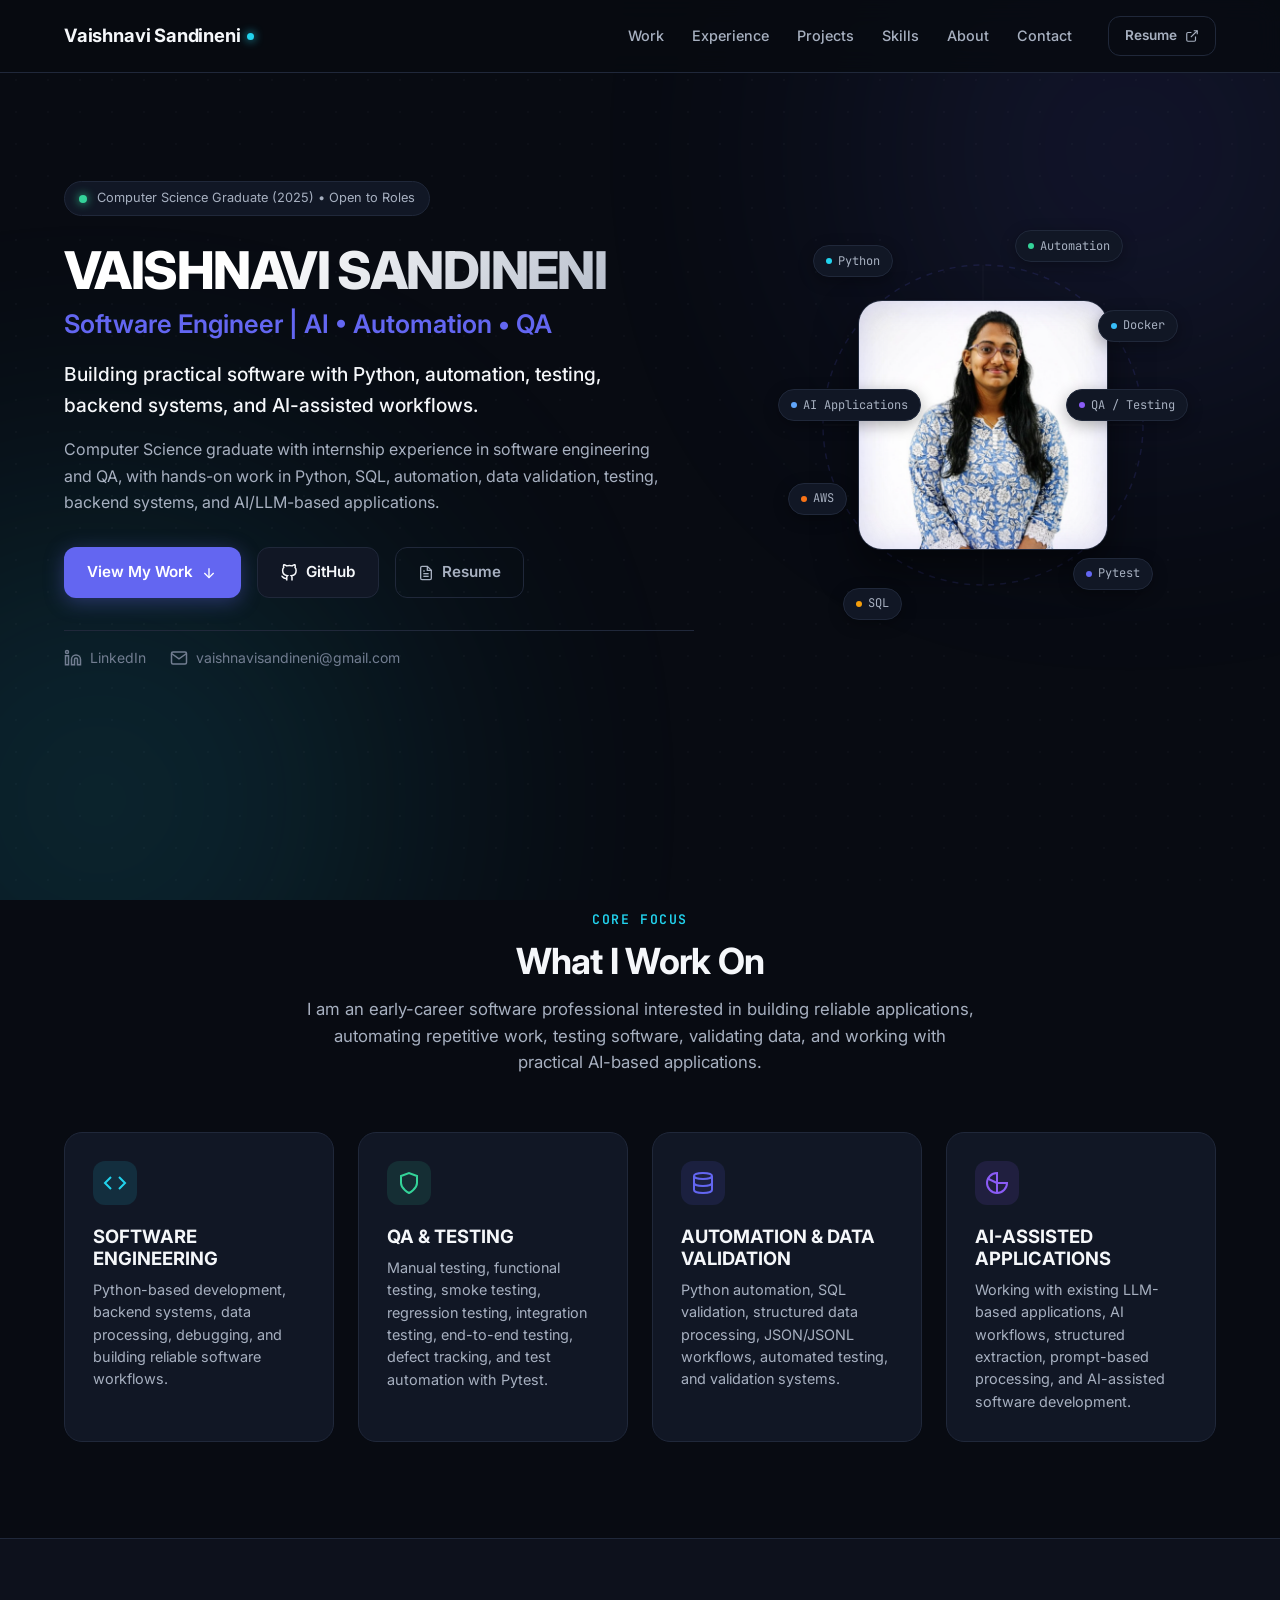
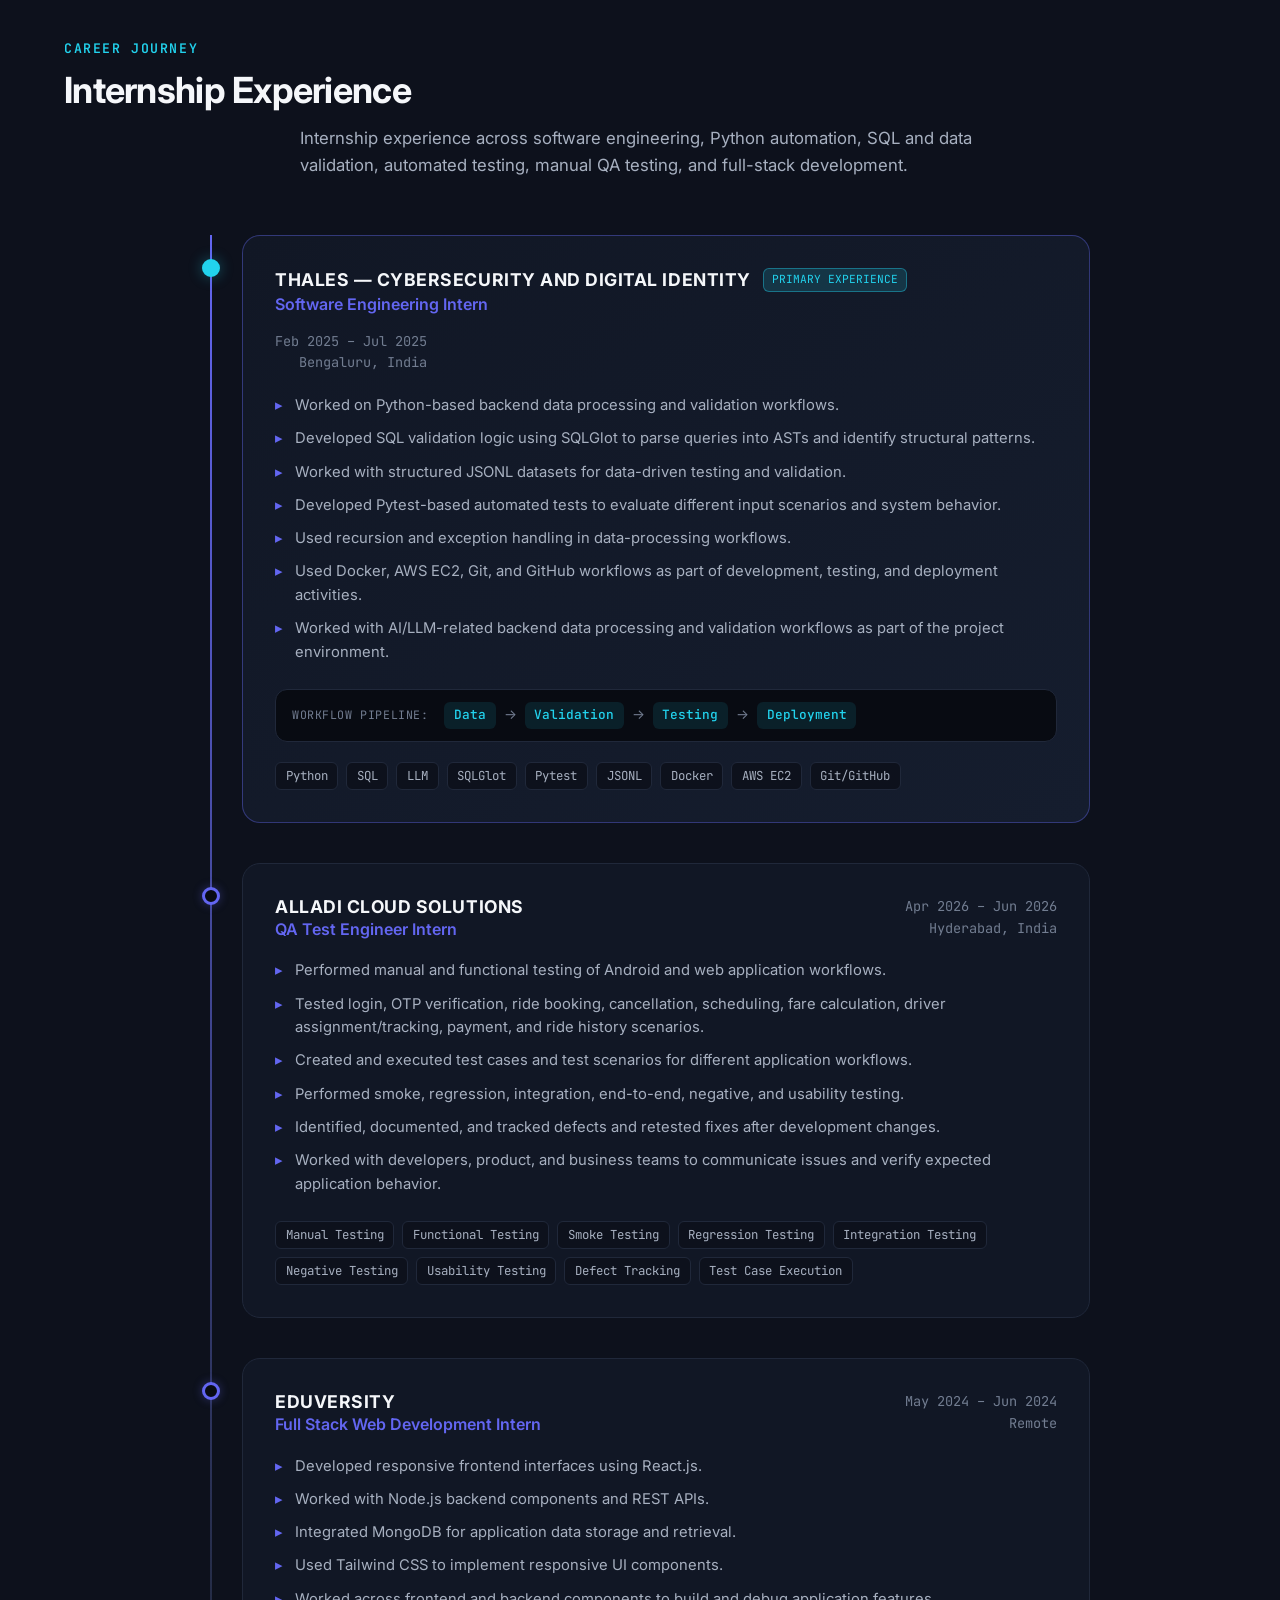
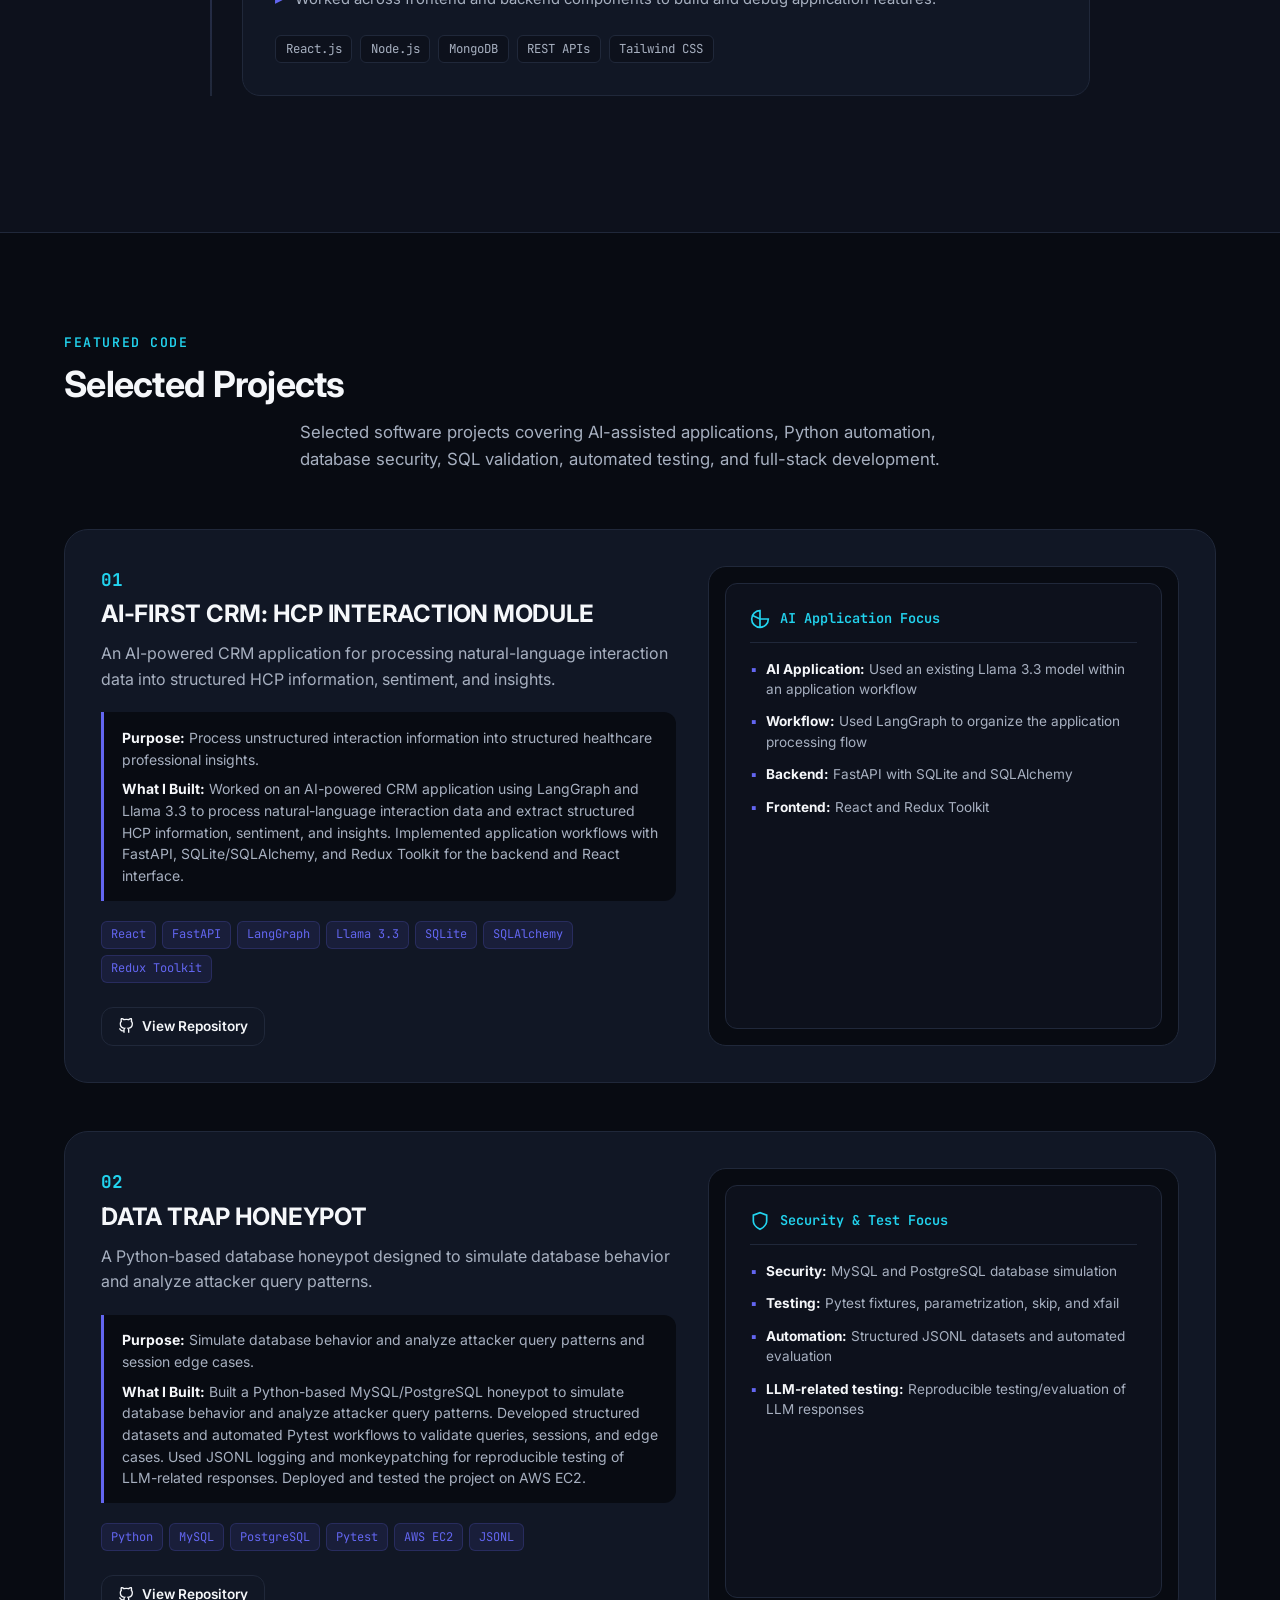
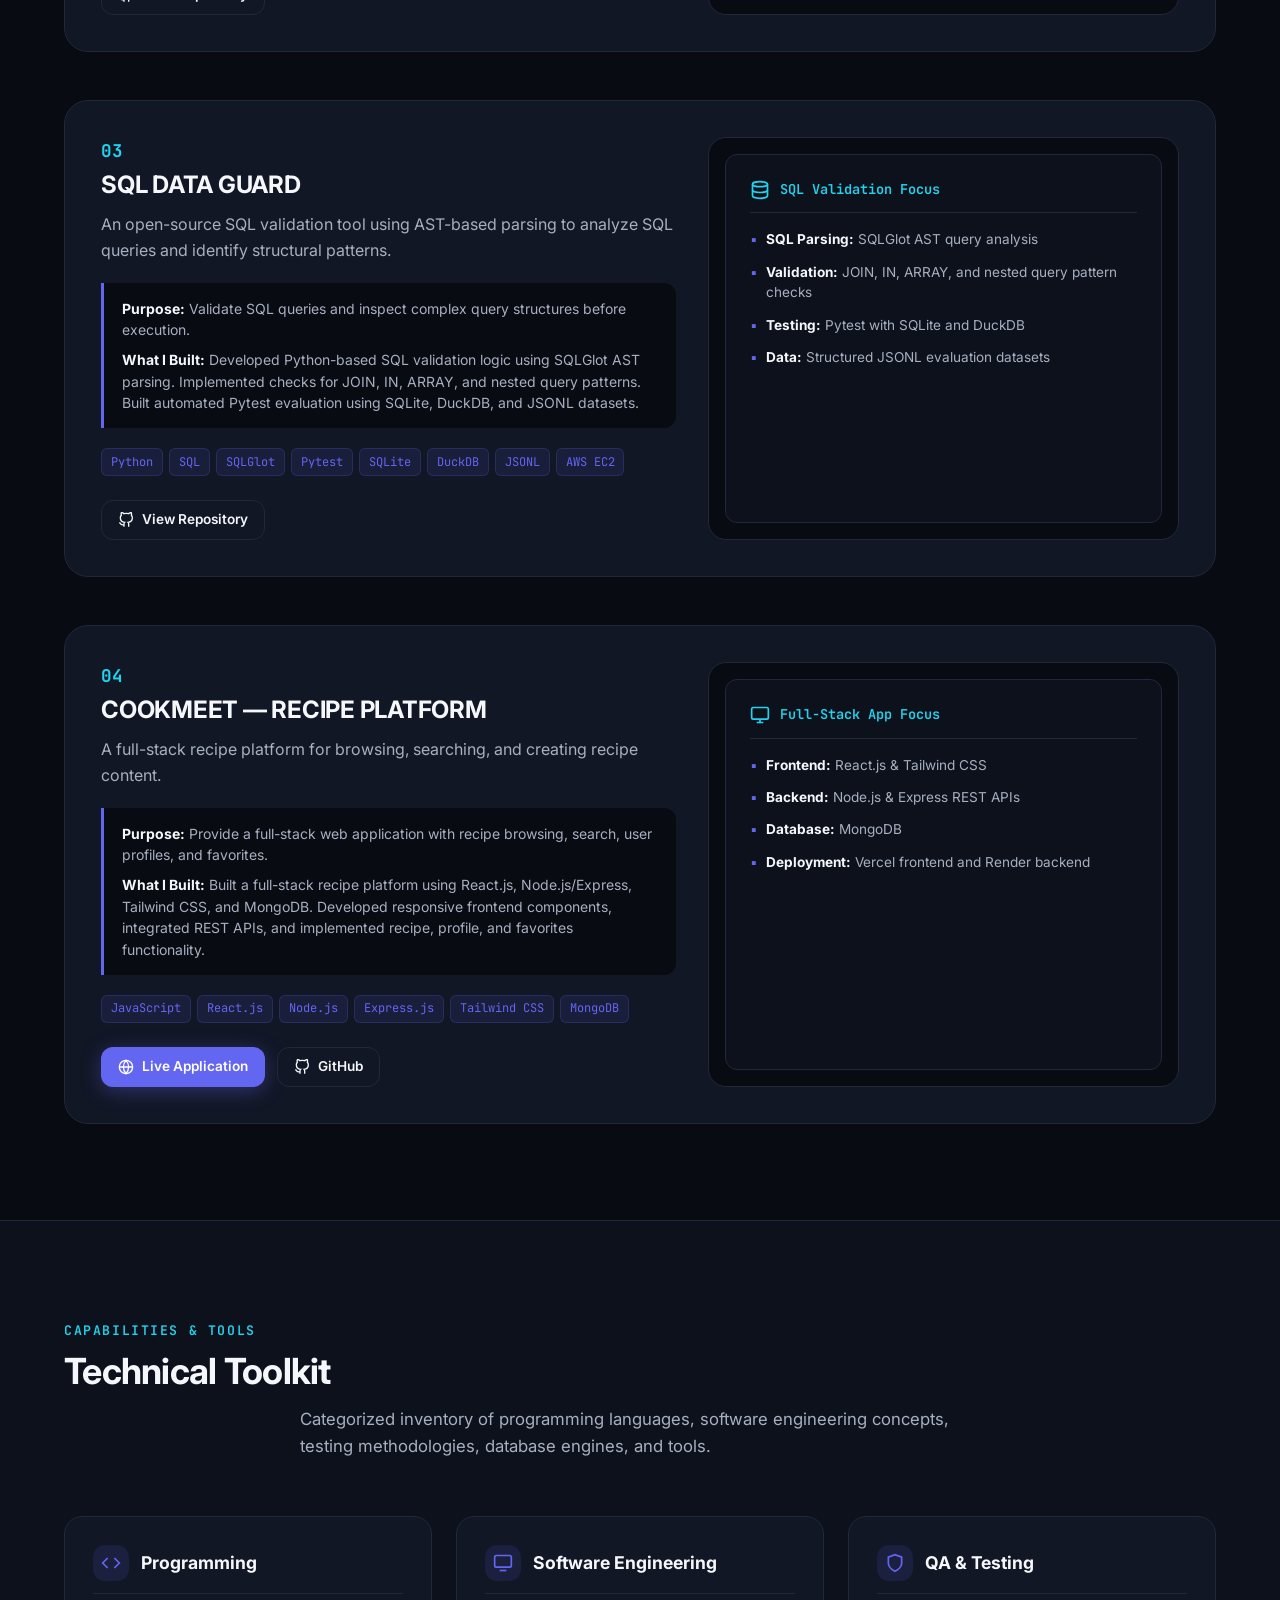
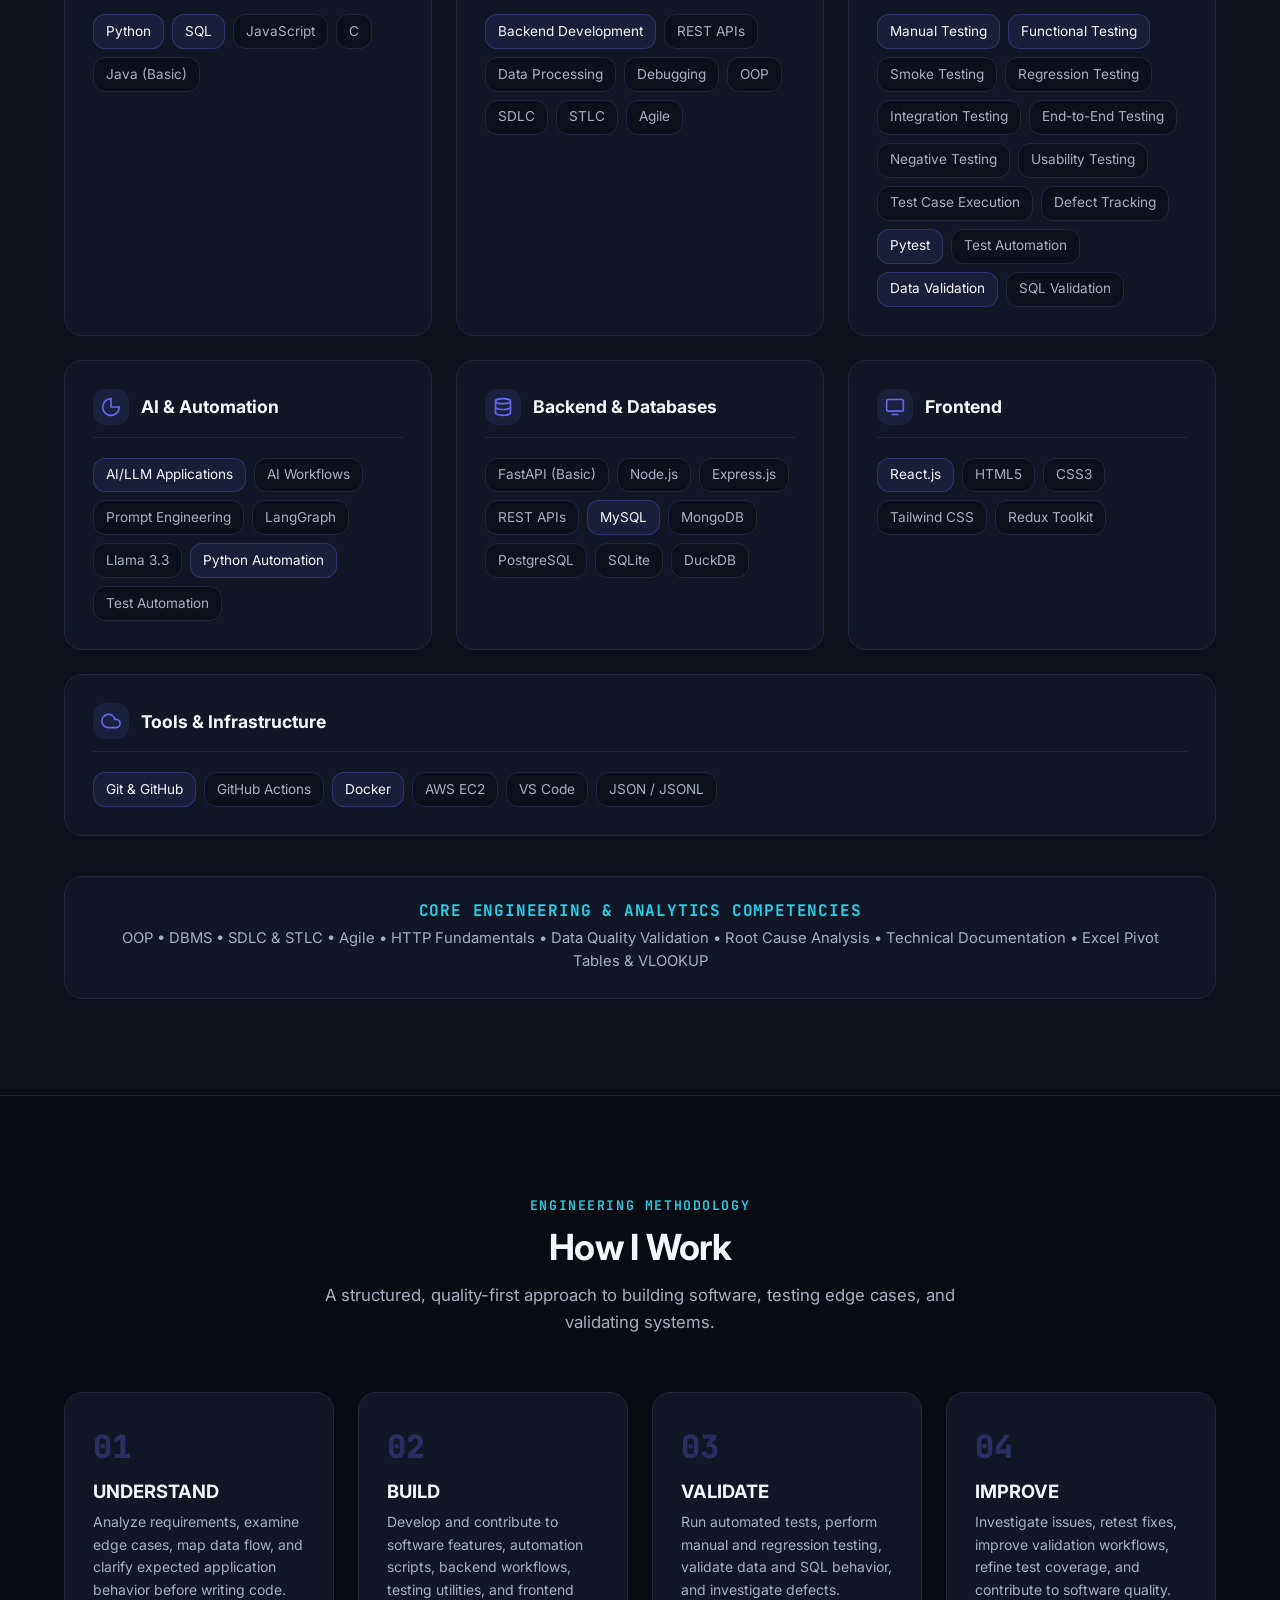
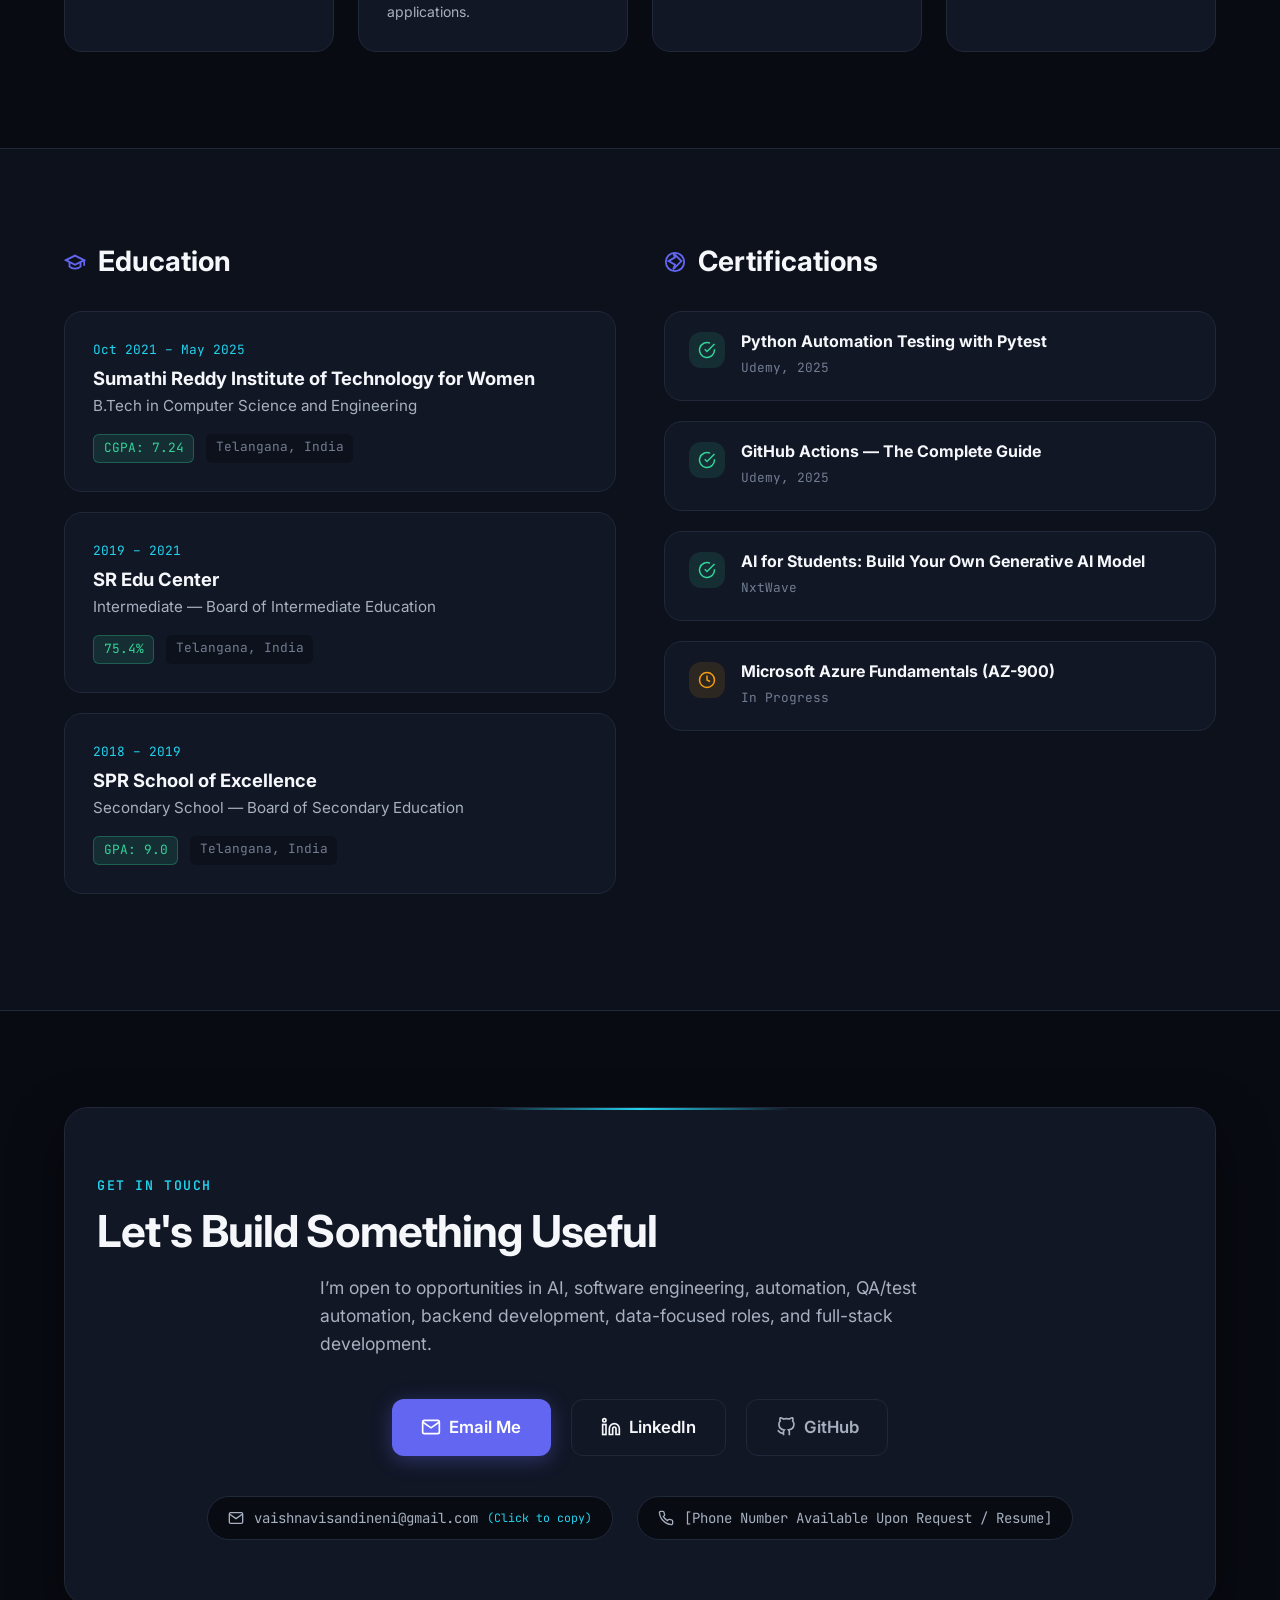
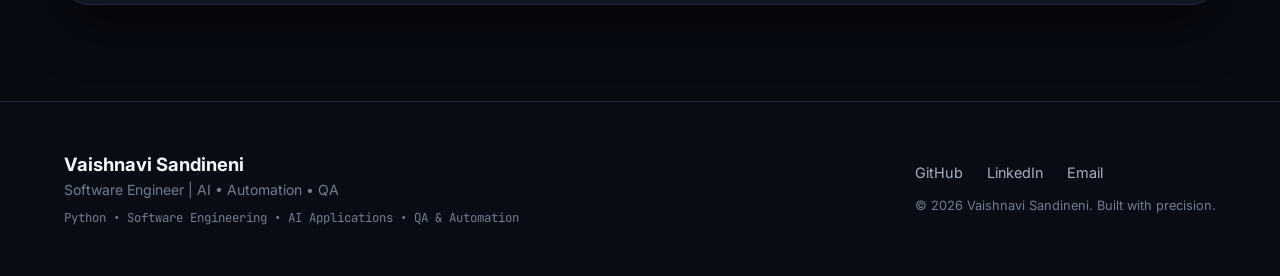
<file: index.html>
<!DOCTYPE html>
<html lang="en">
<head>
    <meta charset="UTF-8">
    <meta name="viewport" content="width=device-width, initial-scale=1.0">
    <title>Vaishnavi Sandineni | Software Engineer</title>
    <meta name="description" content="Portfolio of Vaishnavi Sandineni — Computer Science graduate (2025) with internship experience in software engineering, QA testing, Python automation, data validation, and AI-assisted applications.">
    <meta name="author" content="Vaishnavi Sandineni">
    <meta name="keywords" content="Vaishnavi Sandineni, Software Engineer, QA Testing, Python, Pytest, Automation, Data Validation, SQL Validation, AI Applications, Backend, Full-Stack">
    
    <!-- Open Graph / Social Media Meta Tags -->
    <meta property="og:type" content="website">
    <meta property="og:title" content="Vaishnavi Sandineni | Software Engineer">
    <meta property="og:description" content="Building practical software with Python, automation, testing, backend systems, and AI-assisted workflows.">
    <meta property="og:url" content="https://github.com/vaishnavisandineni">
    
    <!-- Google Fonts -->
    <link rel="preconnect" href="https://fonts.googleapis.com">
    <link rel="preconnect" href="https://fonts.gstatic.com" crossorigin>
    <link href="https://fonts.googleapis.com/css2?family=Inter:wght@300;400;500;600;700;800&family=JetBrains+Mono:wght@400;500;600&display=swap" rel="stylesheet">
    
    <!-- Main CSS -->
    <link rel="stylesheet" href="styles.css">
    
    <!-- Favicon -->
    <link rel="icon" type="image/svg+xml" href="data:image/svg+xml,<svg xmlns='http://www.w3.org/2000/svg' viewBox='0 0 100 100'><rect width='100' height='100' rx='20' fill='%23080b12'/><text x='50' y='65' font-size='50' font-family='sans-serif' font-weight='bold' fill='%236366f1' text-anchor='middle'>VS</text></svg>">
</head>
<body>
    <!-- Background Canvas / Glow Elements -->
    <div class="bg-glow-container" aria-hidden="true">
        <div class="glow-orb orb-1"></div>
        <div class="glow-orb orb-2"></div>
        <div class="glow-grid"></div>
    </div>

    <!-- Navigation Header -->
    <header class="navbar-header" id="navbar">
        <div class="container nav-container">
            <a href="#home" class="nav-logo" aria-label="Vaishnavi Sandineni Home">
                <span class="logo-text">Vaishnavi Sandineni</span>
                <span class="logo-dot"></span>
            </a>

            <nav class="nav-links" id="navLinks" aria-label="Main Navigation">
                <a href="#work" class="nav-link">Work</a>
                <a href="#experience" class="nav-link">Experience</a>
                <a href="#projects" class="nav-link">Projects</a>
                <a href="#skills" class="nav-link">Skills</a>
                <a href="#about" class="nav-link">About</a>
                <a href="#contact" class="nav-link">Contact</a>
                <a href="https://drive.google.com/file/d/1-MFxwjuazWMMMn3sH2xdNPlyi-SyXiWR/view?usp=sharing" target="_blank" class="btn btn-outline btn-sm nav-resume-btn" rel="noopener">
                    <span>Resume</span>
                    <svg width="14" height="14" viewBox="0 0 24 24" fill="none" stroke="currentColor" stroke-width="2"><path d="M18 13v6a2 2 0 0 1-2 2H5a2 2 0 0 1-2-2V8a2 2 0 0 1 2-2h6"></path><polyline points="15 3 21 3 21 9"></polyline><line x1="10" y1="14" x2="21" y2="3"></line></svg>
                </a>
            </nav>

            <button class="mobile-menu-toggle" id="mobileMenuToggle" aria-label="Toggle Navigation Menu" aria-expanded="false">
                <span class="bar"></span>
                <span class="bar"></span>
                <span class="bar"></span>
            </button>
        </div>
    </header>

    <main id="main-content">
        <!-- Hero Section -->
        <section class="hero-section" id="home">
            <div class="container hero-container">
                <div class="hero-content fade-in">
                    <div class="status-badge">
                        <span class="status-dot"></span>
                        <span>Computer Science Graduate (2025) • Open to Roles</span>
                    </div>

                    <h1 class="hero-name">VAISHNAVI SANDINENI</h1>
                    <h2 class="hero-title">Software Engineer | AI • Automation • QA</h2>
                    
                    <p class="hero-tagline">
                        Building practical software with Python, automation, testing, backend systems, and AI-assisted workflows.
                    </p>

                    <p class="hero-description">
                        Computer Science graduate with internship experience in software engineering and QA, with hands-on work in Python, SQL, automation, data validation, testing, backend systems, and AI/LLM-based applications.
                    </p>

                    <div class="hero-cta-group">
                        <a href="#projects" class="btn btn-primary">
                            <span>View My Work</span>
                            <svg width="16" height="16" viewBox="0 0 24 24" fill="none" stroke="currentColor" stroke-width="2"><line x1="12" y1="5" x2="12" y2="19"></line><polyline points="19 12 12 19 5 12"></polyline></svg>
                        </a>
                        <a href="https://github.com/vaishnavisandineni" target="_blank" rel="noopener" class="btn btn-secondary">
                            <svg width="18" height="18" viewBox="0 0 24 24" fill="none" stroke="currentColor" stroke-width="2"><path d="M9 19c-5 1.5-5-2.5-7-3m14 6v-3.87a3.37 3.37 0 0 0-.94-2.61c3.14-.35 6.44-1.54 6.44-7A5.44 5.44 0 0 0 20 4.77 5.07 5.07 0 0 0 19.91 1S18.73.65 16 2.48a13.38 13.38 0 0 0-7 0C6.27.65 5.09 1 5.09 1A5.07 5.07 0 0 0 5 4.77a5.44 5.44 0 0 0-1.5 3.78c0 5.42 3.3 6.61 6.44 7A3.37 3.37 0 0 0 9 18.13V22"></path></svg>
                            <span>GitHub</span>
                        </a>
                        <a href="https://drive.google.com/file/d/1-MFxwjuazWMMMn3sH2xdNPlyi-SyXiWR/view?usp=sharing" target="_blank" rel="noopener" class="btn btn-outline">
                            <svg width="16" height="16" viewBox="0 0 24 24" fill="none" stroke="currentColor" stroke-width="2"><path d="M14 2H6a2 2 0 0 0-2 2v16a2 2 0 0 0 2 2h12a2 2 0 0 0 2-2V8z"></path><polyline points="14 2 14 8 20 8"></polyline><line x1="16" y1="13" x2="8" y2="13"></line><line x1="16" y1="17" x2="8" y2="17"></line><polyline points="10 9 9 9 8 9"></polyline></svg>
                            <span>Resume</span>
                        </a>
                    </div>

                    <div class="hero-social-row">
                        <a href="https://www.linkedin.com/in/vaishnavi-sandineni-75580a300/" target="_blank" rel="noopener" class="social-icon-link" aria-label="LinkedIn Profile">
                            <svg width="18" height="18" viewBox="0 0 24 24" fill="none" stroke="currentColor" stroke-width="2"><path d="M16 8a6 6 0 0 1 6 6v7h-4v-7a2 2 0 0 0-2-2 2 2 0 0 0-2 2v7h-4v-7a6 6 0 0 1 6-6z"></path><rect x="2" y="9" width="4" height="12"></rect><circle cx="4" cy="4" r="2"></circle></svg>
                            <span>LinkedIn</span>
                        </a>
                        <a href="mailto:vaishnavisandineni@gmail.com" class="social-icon-link" aria-label="Email Me">
                            <svg width="18" height="18" viewBox="0 0 24 24" fill="none" stroke="currentColor" stroke-width="2"><path d="M4 4h16c1.1 0 2 .9 2 2v12c0 1.1-.9 2-2 2H4c-1.1 0-2-.9-2-2V6c0-1.1.9-2 2-2z"></path><polyline points="22,6 12,13 2,6"></polyline></svg>
                            <span>vaishnavisandineni@gmail.com</span>
                        </a>
                    </div>
                </div>

                <!-- Hero Profile Visual Component -->
                <div class="hero-visual-wrapper fade-in">
                    <div class="profile-card-container">
                        <!-- Ambient technical node background -->
                        <div class="tech-graphic-bg" aria-hidden="true">
                            <svg width="100%" height="100%" viewBox="0 0 400 400" fill="none" xmlns="http://www.w3.org/2000/svg">
                                <circle cx="200" cy="200" r="160" stroke="rgba(99, 102, 241, 0.15)" stroke-width="1.5" stroke-dasharray="6 6"/>
                                <circle cx="200" cy="200" r="120" stroke="rgba(34, 211, 238, 0.12)" stroke-width="1"/>
                                <path d="M200 40 L200 360 M40 200 L360 200" stroke="rgba(255, 255, 255, 0.04)" stroke-width="1"/>
                            </svg>
                        </div>

                        <!-- Profile Image Frame -->
                        <div class="profile-image-frame">
                            <img src="assets/profile.png" 
                                 alt="Vaishnavi Sandineni - Professional Profile" 
                                 class="profile-img"
                                 id="profileImage"
                                 onerror="this.style.display='none'; this.parentElement.querySelector('.profile-glow') && (this.parentElement.style.background='linear-gradient(135deg, #151D2E, #1e2740)')">
                            <div class="profile-glow"></div>
                        </div>

                        <!-- Technical Tags Around Hero -->
                        <div class="tech-tag tag-1"><span class="tag-dot cyan"></span>Python</div>
                        <div class="tech-tag tag-2"><span class="tag-dot emerald"></span>Automation</div>
                        <div class="tech-tag tag-3"><span class="tag-dot purple"></span>QA / Testing</div>
                        <div class="tech-tag tag-4"><span class="tag-dot indigo"></span>Pytest</div>
                        <div class="tech-tag tag-5"><span class="tag-dot amber"></span>SQL</div>
                        <div class="tech-tag tag-6"><span class="tag-dot blue"></span>AI Applications</div>
                        <div class="tech-tag tag-7"><span class="tag-dot sky"></span>Docker</div>
                        <div class="tech-tag tag-8"><span class="tag-dot orange"></span>AWS</div>
                    </div>
                </div>
            </div>
        </section>

        <!-- About / What I Work On Section -->
        <section class="section-padding" id="about">
            <div class="container">
                <div class="section-header text-center fade-in">
                    <span class="section-subtitle">CORE FOCUS</span>
                    <h2 class="section-title">What I Work On</h2>
                    <p class="section-description">
                        I am an early-career software professional interested in building reliable applications, automating repetitive work, testing software, validating data, and working with practical AI-based applications.
                    </p>
                </div>

                <div class="grid grid-4-col build-cards-grid">
                    <div class="build-card fade-in">
                        <div class="card-icon-box cyan-gradient">
                            <svg width="24" height="24" viewBox="0 0 24 24" fill="none" stroke="currentColor" stroke-width="2"><polyline points="16 18 22 12 16 6"></polyline><polyline points="8 6 2 12 8 18"></polyline></svg>
                        </div>
                        <h3>SOFTWARE ENGINEERING</h3>
                        <p>Python-based development, backend systems, data processing, debugging, and building reliable software workflows.</p>
                    </div>

                    <div class="build-card fade-in">
                        <div class="card-icon-box emerald-gradient">
                            <svg width="24" height="24" viewBox="0 0 24 24" fill="none" stroke="currentColor" stroke-width="2"><path d="M12 22s8-4 8-10V5l-8-3-8 3v7c0 6 8 10 8 10z"></path></svg>
                        </div>
                        <h3>QA & TESTING</h3>
                        <p>Manual testing, functional testing, smoke testing, regression testing, integration testing, end-to-end testing, defect tracking, and test automation with Pytest.</p>
                    </div>

                    <div class="build-card fade-in">
                        <div class="card-icon-box indigo-gradient">
                            <svg width="24" height="24" viewBox="0 0 24 24" fill="none" stroke="currentColor" stroke-width="2"><ellipse cx="12" cy="5" rx="9" ry="3"></ellipse><path d="M21 12c0 1.66-4 3-9 3s-9-1.34-9-3"></path><path d="M3 5v14c0 1.66 4 3 9 3s9-1.34 9-3V5"></path></svg>
                        </div>
                        <h3>AUTOMATION & DATA VALIDATION</h3>
                        <p>Python automation, SQL validation, structured data processing, JSON/JSONL workflows, automated testing, and validation systems.</p>
                    </div>

                    <div class="build-card fade-in">
                        <div class="card-icon-box purple-gradient">
                            <svg width="24" height="24" viewBox="0 0 24 24" fill="none" stroke="currentColor" stroke-width="2"><path d="M12 2a10 10 0 1 0 10 10H12V2z"></path><path d="M12 12L2.5 7.5"></path><path d="M12 12v10"></path></svg>
                        </div>
                        <h3>AI-ASSISTED APPLICATIONS</h3>
                        <p>Working with existing LLM-based applications, AI workflows, structured extraction, prompt-based processing, and AI-assisted software development.</p>
                    </div>
                </div>
            </div>
        </section>

        <!-- Experience Section -->
        <section class="section-padding bg-surface" id="experience">
            <div class="container">
                <div class="section-header fade-in">
                    <span class="section-subtitle">CAREER JOURNEY</span>
                    <h2 class="section-title">Internship Experience</h2>
                    <p class="section-description">
                        Internship experience across software engineering, Python automation, SQL and data validation, automated testing, manual QA testing, and full-stack development.
                    </p>
                </div>

                <div class="timeline-wrapper">
                    <!-- Experience Card 1: THALES (Primary Highlight) -->
                    <div class="timeline-item primary-experience fade-in">
                        <div class="timeline-marker"></div>
                        <div class="experience-card card-highlight">
                            <div class="exp-header">
                                <div>
                                    <div class="company-badge-wrapper">
                                        <h3 class="exp-company">THALES — CYBERSECURITY AND DIGITAL IDENTITY</h3>
                                        <span class="primary-tag">Primary Experience</span>
                                    </div>
                                    <h4 class="exp-role">Software Engineering Intern</h4>
                                </div>
                                <div class="exp-meta">
                                    <span class="exp-date">Feb 2025 – Jul 2025</span>
                                    <span class="exp-location">Bengaluru, India</span>
                                </div>
                            </div>

                            <ul class="exp-bullet-list">
                                <li>Worked on Python-based backend data processing and validation workflows.</li>
                                <li>Developed SQL validation logic using SQLGlot to parse queries into ASTs and identify structural patterns.</li>
                                <li>Worked with structured JSONL datasets for data-driven testing and validation.</li>
                                <li>Developed Pytest-based automated tests to evaluate different input scenarios and system behavior.</li>
                                <li>Used recursion and exception handling in data-processing workflows.</li>
                                <li>Used Docker, AWS EC2, Git, and GitHub workflows as part of development, testing, and deployment activities.</li>
                                <li>Worked with AI/LLM-related backend data processing and validation workflows as part of the project environment.</li>
                            </ul>

                            <!-- Conceptual "What I worked on" Visual Pipeline -->
                            <div class="conceptual-pipeline">
                                <span class="pipeline-label">WORKFLOW PIPELINE:</span>
                                <div class="pipeline-steps">
                                    <span class="step-node">Data</span>
                                    <span class="step-arrow">→</span>
                                    <span class="step-node">Validation</span>
                                    <span class="step-arrow">→</span>
                                    <span class="step-node">Testing</span>
                                    <span class="step-arrow">→</span>
                                    <span class="step-node">Deployment</span>
                                </div>
                            </div>

                            <div class="exp-tech-row">
                                <span class="tech-pill">Python</span>
                                <span class="tech-pill">SQL</span>
                                <span class="tech-pill">LLM</span>
                                <span class="tech-pill">SQLGlot</span>
                                <span class="tech-pill">Pytest</span>
                                <span class="tech-pill">JSONL</span>
                                <span class="tech-pill">Docker</span>
                                <span class="tech-pill">AWS EC2</span>
                                <span class="tech-pill">Git/GitHub</span>
                            </div>
                        </div>
                    </div>

                    <!-- Experience Card 2: ALLADI CLOUD SOLUTIONS -->
                    <div class="timeline-item fade-in">
                        <div class="timeline-marker"></div>
                        <div class="experience-card">
                            <div class="exp-header">
                                <div>
                                    <h3 class="exp-company">ALLADI CLOUD SOLUTIONS</h3>
                                    <h4 class="exp-role">QA Test Engineer Intern</h4>
                                </div>
                                <div class="exp-meta">
                                    <span class="exp-date">Apr 2026 – Jun 2026</span>
                                    <span class="exp-location">Hyderabad, India</span>
                                </div>
                            </div>

                            <ul class="exp-bullet-list">
                                <li>Performed manual and functional testing of Android and web application workflows.</li>
                                <li>Tested login, OTP verification, ride booking, cancellation, scheduling, fare calculation, driver assignment/tracking, payment, and ride history scenarios.</li>
                                <li>Created and executed test cases and test scenarios for different application workflows.</li>
                                <li>Performed smoke, regression, integration, end-to-end, negative, and usability testing.</li>
                                <li>Identified, documented, and tracked defects and retested fixes after development changes.</li>
                                <li>Worked with developers, product, and business teams to communicate issues and verify expected application behavior.</li>
                            </ul>

                            <div class="exp-tech-row">
                                <span class="tech-pill">Manual Testing</span>
                                <span class="tech-pill">Functional Testing</span>
                                <span class="tech-pill">Smoke Testing</span>
                                <span class="tech-pill">Regression Testing</span>
                                <span class="tech-pill">Integration Testing</span>
                                <span class="tech-pill">Negative Testing</span>
                                <span class="tech-pill">Usability Testing</span>
                                <span class="tech-pill">Defect Tracking</span>
                                <span class="tech-pill">Test Case Execution</span>
                            </div>
                        </div>
                    </div>

                    <!-- Experience Card 3: EDUVERSITY -->
                    <div class="timeline-item fade-in">
                        <div class="timeline-marker"></div>
                        <div class="experience-card">
                            <div class="exp-header">
                                <div>
                                    <h3 class="exp-company">EDUVERSITY</h3>
                                    <h4 class="exp-role">Full Stack Web Development Intern</h4>
                                </div>
                                <div class="exp-meta">
                                    <span class="exp-date">May 2024 – Jun 2024</span>
                                    <span class="exp-location">Remote</span>
                                </div>
                            </div>

                            <ul class="exp-bullet-list">
                                <li>Developed responsive frontend interfaces using React.js.</li>
                                <li>Worked with Node.js backend components and REST APIs.</li>
                                <li>Integrated MongoDB for application data storage and retrieval.</li>
                                <li>Used Tailwind CSS to implement responsive UI components.</li>
                                <li>Worked across frontend and backend components to build and debug application features.</li>
                            </ul>

                            <div class="exp-tech-row">
                                <span class="tech-pill">React.js</span>
                                <span class="tech-pill">Node.js</span>
                                <span class="tech-pill">MongoDB</span>
                                <span class="tech-pill">REST APIs</span>
                                <span class="tech-pill">Tailwind CSS</span>
                            </div>
                        </div>
                    </div>
                </div>
            </div>
        </section>

        <!-- Selected Projects Section -->
        <section class="section-padding" id="projects">
            <div class="container">
                <div class="section-header fade-in" id="work">
                    <span class="section-subtitle">FEATURED CODE</span>
                    <h2 class="section-title">Selected Projects</h2>
                    <p class="section-description">
                        Selected software projects covering AI-assisted applications, Python automation, database security, SQL validation, automated testing, and full-stack development.
                    </p>
                </div>

                <div class="projects-stack">
                    <!-- Project 01: AI-FIRST CRM -->
                    <article class="project-card fade-in">
                        <div class="project-content">
                            <div class="project-num">01</div>
                            <h3 class="project-title">AI-FIRST CRM: HCP INTERACTION MODULE</h3>
                            <p class="project-description">
                                An AI-powered CRM application for processing natural-language interaction data into structured HCP information, sentiment, and insights.
                            </p>

                            <div class="project-details-block">
                                <div class="detail-item">
                                    <strong>Purpose:</strong> Process unstructured interaction information into structured healthcare professional insights.
                                </div>
                                <div class="detail-item">
                                    <strong>What I Built:</strong> Worked on an AI-powered CRM application using LangGraph and Llama 3.3 to process natural-language interaction data and extract structured HCP information, sentiment, and insights. Implemented application workflows with FastAPI, SQLite/SQLAlchemy, and Redux Toolkit for the backend and React interface.
                                </div>
                            </div>

                            <div class="project-tech-tags">
                                <span>React</span>
                                <span>FastAPI</span>
                                <span>LangGraph</span>
                                <span>Llama 3.3</span>
                                <span>SQLite</span>
                                <span>SQLAlchemy</span>
                                <span>Redux Toolkit</span>
                            </div>

                            <div class="project-links">
                                <a href="https://github.com/vaishnavisandineni/AI-CRM-HCP-Interaction-Module" target="_blank" rel="noopener" class="btn btn-secondary btn-sm">
                                    <svg width="16" height="16" viewBox="0 0 24 24" fill="none" stroke="currentColor" stroke-width="2"><path d="M9 19c-5 1.5-5-2.5-7-3m14 6v-3.87a3.37 3.37 0 0 0-.94-2.61c3.14-.35 6.44-1.54 6.44-7A5.44 5.44 0 0 0 20 4.77 5.07 5.07 0 0 0 19.91 1S18.73.65 16 2.48a13.38 13.38 0 0 0-7 0C6.27.65 5.09 1 5.09 1A5.07 5.07 0 0 0 5 4.77a5.44 5.44 0 0 0-1.5 3.78c0 5.42 3.3 6.61 6.44 7A3.37 3.37 0 0 0 9 18.13V22"></path></svg>
                                    <span>View Repository</span>
                                </a>
                            </div>
                        </div>
                        <div class="project-preview-area">
                            <div class="arch-summary-card">
                                <div class="arch-card-header">
                                    <svg width="20" height="20" viewBox="0 0 24 24" fill="none" stroke="currentColor" stroke-width="2"><path d="M12 2a10 10 0 1 0 10 10H12V2z"></path><path d="M12 12L2.5 7.5"></path><path d="M12 12v10"></path></svg>
                                    <span>AI Application Focus</span>
                                </div>
                                <ul class="arch-list">
                                    <li><strong>AI Application:</strong> Used an existing Llama 3.3 model within an application workflow</li>
                                    <li><strong>Workflow:</strong> Used LangGraph to organize the application processing flow</li>
                                    <li><strong>Backend:</strong> FastAPI with SQLite and SQLAlchemy</li>
                                    <li><strong>Frontend:</strong> React and Redux Toolkit</li>
                                </ul>
                            </div>
                        </div>
                    </article>

                    <!-- Project 02: DATA TRAP HONEYPOT -->
                    <article class="project-card fade-in">
                        <div class="project-content">
                            <div class="project-num">02</div>
                            <h3 class="project-title">DATA TRAP HONEYPOT</h3>
                            <p class="project-description">
                                A Python-based database honeypot designed to simulate database behavior and analyze attacker query patterns.
                            </p>

                            <div class="project-details-block">
                                <div class="detail-item">
                                    <strong>Purpose:</strong> Simulate database behavior and analyze attacker query patterns and session edge cases.
                                </div>
                                <div class="detail-item">
                                    <strong>What I Built:</strong> Built a Python-based MySQL/PostgreSQL honeypot to simulate database behavior and analyze attacker query patterns. Developed structured datasets and automated Pytest workflows to validate queries, sessions, and edge cases. Used JSONL logging and monkeypatching for reproducible testing of LLM-related responses. Deployed and tested the project on AWS EC2.
                                </div>
                            </div>

                            <div class="project-tech-tags">
                                <span>Python</span>
                                <span>MySQL</span>
                                <span>PostgreSQL</span>
                                <span>Pytest</span>
                                <span>AWS EC2</span>
                                <span>JSONL</span>
                            </div>

                            <div class="project-links">
                                <a href="https://github.com/ThalesGroup/dd-honeypot" target="_blank" rel="noopener" class="btn btn-secondary btn-sm">
                                    <svg width="16" height="16" viewBox="0 0 24 24" fill="none" stroke="currentColor" stroke-width="2"><path d="M9 19c-5 1.5-5-2.5-7-3m14 6v-3.87a3.37 3.37 0 0 0-.94-2.61c3.14-.35 6.44-1.54 6.44-7A5.44 5.44 0 0 0 20 4.77 5.07 5.07 0 0 0 19.91 1S18.73.65 16 2.48a13.38 13.38 0 0 0-7 0C6.27.65 5.09 1 5.09 1A5.07 5.07 0 0 0 5 4.77a5.44 5.44 0 0 0-1.5 3.78c0 5.42 3.3 6.61 6.44 7A3.37 3.37 0 0 0 9 18.13V22"></path></svg>
                                    <span>View Repository</span>
                                </a>
                            </div>
                        </div>
                        <div class="project-preview-area">
                            <div class="arch-summary-card">
                                <div class="arch-card-header">
                                    <svg width="20" height="20" viewBox="0 0 24 24" fill="none" stroke="currentColor" stroke-width="2"><path d="M12 22s8-4 8-10V5l-8-3-8 3v7c0 6 8 10 8 10z"></path></svg>
                                    <span>Security & Test Focus</span>
                                </div>
                                <ul class="arch-list">
                                    <li><strong>Security:</strong> MySQL and PostgreSQL database simulation</li>
                                    <li><strong>Testing:</strong> Pytest fixtures, parametrization, skip, and xfail</li>
                                    <li><strong>Automation:</strong> Structured JSONL datasets and automated evaluation</li>
                                    <li><strong>LLM-related testing:</strong> Reproducible testing/evaluation of LLM responses</li>
                                </ul>
                            </div>
                        </div>
                    </article>

                    <!-- Project 03: SQL DATA GUARD -->
                    <article class="project-card fade-in">
                        <div class="project-content">
                            <div class="project-num">03</div>
                            <h3 class="project-title">SQL DATA GUARD</h3>
                            <p class="project-description">
                                An open-source SQL validation tool using AST-based parsing to analyze SQL queries and identify structural patterns.
                            </p>

                            <div class="project-details-block">
                                <div class="detail-item">
                                    <strong>Purpose:</strong> Validate SQL queries and inspect complex query structures before execution.
                                </div>
                                <div class="detail-item">
                                    <strong>What I Built:</strong> Developed Python-based SQL validation logic using SQLGlot AST parsing. Implemented checks for JOIN, IN, ARRAY, and nested query patterns. Built automated Pytest evaluation using SQLite, DuckDB, and JSONL datasets.
                                </div>
                            </div>

                            <div class="project-tech-tags">
                                <span>Python</span>
                                <span>SQL</span>
                                <span>SQLGlot</span>
                                <span>Pytest</span>
                                <span>SQLite</span>
                                <span>DuckDB</span>
                                <span>JSONL</span>
                                <span>AWS EC2</span>
                            </div>

                            <div class="project-links">
                                <a href="https://github.com/ThalesGroup/sql-data-guard" target="_blank" rel="noopener" class="btn btn-secondary btn-sm">
                                    <svg width="16" height="16" viewBox="0 0 24 24" fill="none" stroke="currentColor" stroke-width="2"><path d="M9 19c-5 1.5-5-2.5-7-3m14 6v-3.87a3.37 3.37 0 0 0-.94-2.61c3.14-.35 6.44-1.54 6.44-7A5.44 5.44 0 0 0 20 4.77 5.07 5.07 0 0 0 19.91 1S18.73.65 16 2.48a13.38 13.38 0 0 0-7 0C6.27.65 5.09 1 5.09 1A5.07 5.07 0 0 0 5 4.77a5.44 5.44 0 0 0-1.5 3.78c0 5.42 3.3 6.61 6.44 7A3.37 3.37 0 0 0 9 18.13V22"></path></svg>
                                    <span>View Repository</span>
                                </a>
                            </div>
                        </div>
                        <div class="project-preview-area">
                            <div class="arch-summary-card">
                                <div class="arch-card-header">
                                    <svg width="20" height="20" viewBox="0 0 24 24" fill="none" stroke="currentColor" stroke-width="2"><ellipse cx="12" cy="5" rx="9" ry="3"></ellipse><path d="M21 12c0 1.66-4 3-9 3s-9-1.34-9-3"></path><path d="M3 5v14c0 1.66 4 3 9 3s9-1.34 9-3V5"></path></svg>
                                    <span>SQL Validation Focus</span>
                                </div>
                                <ul class="arch-list">
                                    <li><strong>SQL Parsing:</strong> SQLGlot AST query analysis</li>
                                    <li><strong>Validation:</strong> JOIN, IN, ARRAY, and nested query pattern checks</li>
                                    <li><strong>Testing:</strong> Pytest with SQLite and DuckDB</li>
                                    <li><strong>Data:</strong> Structured JSONL evaluation datasets</li>
                                </ul>
                            </div>
                        </div>
                    </article>

                    <!-- Project 04: COOKMEET -->
                    <article class="project-card fade-in">
                        <div class="project-content">
                            <div class="project-num">04</div>
                            <h3 class="project-title">COOKMEET — RECIPE PLATFORM</h3>
                            <p class="project-description">
                                A full-stack recipe platform for browsing, searching, and creating recipe content.
                            </p>

                            <div class="project-details-block">
                                <div class="detail-item">
                                    <strong>Purpose:</strong> Provide a full-stack web application with recipe browsing, search, user profiles, and favorites.
                                </div>
                                <div class="detail-item">
                                    <strong>What I Built:</strong> Built a full-stack recipe platform using React.js, Node.js/Express, Tailwind CSS, and MongoDB. Developed responsive frontend components, integrated REST APIs, and implemented recipe, profile, and favorites functionality.
                                </div>
                            </div>

                            <div class="project-tech-tags">
                                <span>JavaScript</span>
                                <span>React.js</span>
                                <span>Node.js</span>
                                <span>Express.js</span>
                                <span>Tailwind CSS</span>
                                <span>MongoDB</span>
                            </div>

                            <div class="project-links">
                                <a href="https://cookmeet-recipe-platform.vercel.app/home" target="_blank" rel="noopener" class="btn btn-primary btn-sm">
                                    <svg width="16" height="16" viewBox="0 0 24 24" fill="none" stroke="currentColor" stroke-width="2"><circle cx="12" cy="12" r="10"></circle><line x1="2" y1="12" x2="22" y2="12"></line><path d="M12 2a15.3 15.3 0 0 1 4 10 15.3 15.3 0 0 1-4 10 15.3 15.3 0 0 1-4-10 15.3 15.3 0 0 1 4-10z"></path></svg>
                                    <span>Live Application</span>
                                </a>
                                <a href="https://github.com/vaishnavisandineni/cookmeet-recipe-platform" target="_blank" rel="noopener" class="btn btn-secondary btn-sm">
                                    <svg width="16" height="16" viewBox="0 0 24 24" fill="none" stroke="currentColor" stroke-width="2"><path d="M9 19c-5 1.5-5-2.5-7-3m14 6v-3.87a3.37 3.37 0 0 0-.94-2.61c3.14-.35 6.44-1.54 6.44-7A5.44 5.44 0 0 0 20 4.77 5.07 5.07 0 0 0 19.91 1S18.73.65 16 2.48a13.38 13.38 0 0 0-7 0C6.27.65 5.09 1 5.09 1A5.07 5.07 0 0 0 5 4.77a5.44 5.44 0 0 0-1.5 3.78c0 5.42 3.3 6.61 6.44 7A3.37 3.37 0 0 0 9 18.13V22"></path></svg>
                                    <span>GitHub</span>
                                </a>
                            </div>
                        </div>
                        <div class="project-preview-area">
                            <div class="arch-summary-card">
                                <div class="arch-card-header">
                                    <svg width="20" height="20" viewBox="0 0 24 24" fill="none" stroke="currentColor" stroke-width="2"><rect x="2" y="3" width="20" height="14" rx="2" ry="2"></rect><line x1="8" y1="21" x2="16" y2="21"></line><line x1="12" y1="17" x2="12" y2="21"></line></svg>
                                    <span>Full-Stack App Focus</span>
                                </div>
                                <ul class="arch-list">
                                    <li><strong>Frontend:</strong> React.js & Tailwind CSS</li>
                                    <li><strong>Backend:</strong> Node.js & Express REST APIs</li>
                                    <li><strong>Database:</strong> MongoDB</li>
                                    <li><strong>Deployment:</strong> Vercel frontend and Render backend</li>
                                </ul>
                            </div>
                        </div>
                    </article>
                </div>
            </div>
        </section>

        <!-- Technical Skills Section -->
        <section class="section-padding bg-surface" id="skills">
            <div class="container">
                <div class="section-header fade-in">
                    <span class="section-subtitle">CAPABILITIES & TOOLS</span>
                    <h2 class="section-title">Technical Toolkit</h2>
                    <p class="section-description">
                        Categorized inventory of programming languages, software engineering concepts, testing methodologies, database engines, and tools.
                    </p>
                </div>

                <div class="grid grid-3-col skills-category-grid">
                    <!-- Category 1: Programming -->
                    <div class="skills-card fade-in">
                        <div class="skills-card-header">
                            <div class="skill-icon-badge">
                                <svg width="20" height="20" viewBox="0 0 24 24" fill="none" stroke="currentColor" stroke-width="2"><polyline points="16 18 22 12 16 6"></polyline><polyline points="8 6 2 12 8 18"></polyline></svg>
                            </div>
                            <h3>Programming</h3>
                        </div>
                        <div class="skill-chips-group">
                            <span class="skill-chip highlight">Python</span>
                            <span class="skill-chip highlight">SQL</span>
                            <span class="skill-chip">JavaScript</span>
                            <span class="skill-chip">C</span>
                            <span class="skill-chip text-muted">Java (Basic)</span>
                        </div>
                    </div>

                    <!-- Category 2: Software Engineering -->
                    <div class="skills-card fade-in">
                        <div class="skills-card-header">
                            <div class="skill-icon-badge">
                                <svg width="20" height="20" viewBox="0 0 24 24" fill="none" stroke="currentColor" stroke-width="2"><rect x="2" y="3" width="20" height="14" rx="2" ry="2"></rect><line x1="8" y1="21" x2="16" y2="21"></line></svg>
                            </div>
                            <h3>Software Engineering</h3>
                        </div>
                        <div class="skill-chips-group">
                            <span class="skill-chip highlight">Backend Development</span>
                            <span class="skill-chip">REST APIs</span>
                            <span class="skill-chip">Data Processing</span>
                            <span class="skill-chip">Debugging</span>
                            <span class="skill-chip">OOP</span>
                            <span class="skill-chip">SDLC</span>
                            <span class="skill-chip">STLC</span>
                            <span class="skill-chip">Agile</span>
                        </div>
                    </div>

                    <!-- Category 3: QA & Testing -->
                    <div class="skills-card fade-in">
                        <div class="skills-card-header">
                            <div class="skill-icon-badge">
                                <svg width="20" height="20" viewBox="0 0 24 24" fill="none" stroke="currentColor" stroke-width="2"><path d="M12 22s8-4 8-10V5l-8-3-8 3v7c0 6 8 10 8 10z"></path></svg>
                            </div>
                            <h3>QA & Testing</h3>
                        </div>
                        <div class="skill-chips-group">
                            <span class="skill-chip highlight">Manual Testing</span>
                            <span class="skill-chip highlight">Functional Testing</span>
                            <span class="skill-chip">Smoke Testing</span>
                            <span class="skill-chip">Regression Testing</span>
                            <span class="skill-chip">Integration Testing</span>
                            <span class="skill-chip">End-to-End Testing</span>
                            <span class="skill-chip">Negative Testing</span>
                            <span class="skill-chip">Usability Testing</span>
                            <span class="skill-chip">Test Case Execution</span>
                            <span class="skill-chip">Defect Tracking</span>
                            <span class="skill-chip highlight">Pytest</span>
                            <span class="skill-chip">Test Automation</span>
                            <span class="skill-chip highlight">Data Validation</span>
                            <span class="skill-chip">SQL Validation</span>
                        </div>
                    </div>

                    <!-- Category 4: AI & Automation -->
                    <div class="skills-card fade-in">
                        <div class="skills-card-header">
                            <div class="skill-icon-badge">
                                <svg width="20" height="20" viewBox="0 0 24 24" fill="none" stroke="currentColor" stroke-width="2"><path d="M12 2a10 10 0 1 0 10 10H12V2z"></path></svg>
                            </div>
                            <h3>AI & Automation</h3>
                        </div>
                        <div class="skill-chips-group">
                            <span class="skill-chip highlight">AI/LLM Applications</span>
                            <span class="skill-chip">AI Workflows</span>
                            <span class="skill-chip">Prompt Engineering</span>
                            <span class="skill-chip">LangGraph</span>
                            <span class="skill-chip">Llama 3.3</span>
                            <span class="skill-chip highlight">Python Automation</span>
                            <span class="skill-chip">Test Automation</span>
                        </div>
                    </div>

                    <!-- Category 5: Backend & Databases -->
                    <div class="skills-card fade-in">
                        <div class="skills-card-header">
                            <div class="skill-icon-badge">
                                <svg width="20" height="20" viewBox="0 0 24 24" fill="none" stroke="currentColor" stroke-width="2"><ellipse cx="12" cy="5" rx="9" ry="3"></ellipse><path d="M21 12c0 1.66-4 3-9 3s-9-1.34-9-3"></path><path d="M3 5v14c0 1.66 4 3 9 3s9-1.34 9-3V5"></path></svg>
                            </div>
                            <h3>Backend & Databases</h3>
                        </div>
                        <div class="skill-chips-group">
                            <span class="skill-chip">FastAPI (Basic)</span>
                            <span class="skill-chip">Node.js</span>
                            <span class="skill-chip">Express.js</span>
                            <span class="skill-chip">REST APIs</span>
                            <span class="skill-chip highlight">MySQL</span>
                            <span class="skill-chip">MongoDB</span>
                            <span class="skill-chip">PostgreSQL</span>
                            <span class="skill-chip">SQLite</span>
                            <span class="skill-chip">DuckDB</span>
                        </div>
                    </div>

                    <!-- Category 6: Frontend -->
                    <div class="skills-card fade-in">
                        <div class="skills-card-header">
                            <div class="skill-icon-badge">
                                <svg width="20" height="20" viewBox="0 0 24 24" fill="none" stroke="currentColor" stroke-width="2"><rect x="2" y="3" width="20" height="14" rx="2" ry="2"></rect><line x1="8" y1="21" x2="16" y2="21"></line></svg>
                            </div>
                            <h3>Frontend</h3>
                        </div>
                        <div class="skill-chips-group">
                            <span class="skill-chip highlight">React.js</span>
                            <span class="skill-chip">HTML5</span>
                            <span class="skill-chip">CSS3</span>
                            <span class="skill-chip">Tailwind CSS</span>
                            <span class="skill-chip">Redux Toolkit</span>
                        </div>
                    </div>

                    <!-- Category 7: Tools & Infrastructure -->
                    <div class="skills-card fade-in" style="grid-column: span 3 / span 3;">
                        <div class="skills-card-header">
                            <div class="skill-icon-badge">
                                <svg width="20" height="20" viewBox="0 0 24 24" fill="none" stroke="currentColor" stroke-width="2"><path d="M18 10h-1.26A8 8 0 1 0 9 20h9a5 5 0 0 0 0-10z"></path></svg>
                            </div>
                            <h3>Tools & Infrastructure</h3>
                        </div>
                        <div class="skill-chips-group">
                            <span class="skill-chip highlight">Git & GitHub</span>
                            <span class="skill-chip">GitHub Actions</span>
                            <span class="skill-chip highlight">Docker</span>
                            <span class="skill-chip">AWS EC2</span>
                            <span class="skill-chip">VS Code</span>
                            <span class="skill-chip">JSON / JSONL</span>
                        </div>
                    </div>
                </div>

                <!-- Engineering Practices & Analytics Callout -->
                <div class="practices-banner fade-in">
                    <h4>Core Engineering & Analytics Competencies</h4>
                    <p>
                        OOP • DBMS • SDLC & STLC • Agile • HTTP Fundamentals • Data Quality Validation • Root Cause Analysis • Technical Documentation • Excel Pivot Tables & VLOOKUP
                    </p>
                </div>
            </div>
        </section>

        <!-- Engineering Approach Section -->
        <section class="section-padding" id="approach">
            <div class="container">
                <div class="section-header text-center fade-in">
                    <span class="section-subtitle">ENGINEERING METHODOLOGY</span>
                    <h2 class="section-title">How I Work</h2>
                    <p class="section-description">
                        A structured, quality-first approach to building software, testing edge cases, and validating systems.
                    </p>
                </div>

                <div class="grid grid-4-col approach-steps-grid">
                    <div class="approach-card fade-in">
                        <div class="step-num">01</div>
                        <h3>UNDERSTAND</h3>
                        <p>Analyze requirements, examine edge cases, map data flow, and clarify expected application behavior before writing code.</p>
                    </div>

                    <div class="approach-card fade-in">
                        <div class="step-num">02</div>
                        <h3>BUILD</h3>
                        <p>Develop and contribute to software features, automation scripts, backend workflows, testing utilities, and frontend applications.</p>
                    </div>

                    <div class="approach-card fade-in">
                        <div class="step-num">03</div>
                        <h3>VALIDATE</h3>
                        <p>Run automated tests, perform manual and regression testing, validate data and SQL behavior, and investigate defects.</p>
                    </div>

                    <div class="approach-card fade-in">
                        <div class="step-num">04</div>
                        <h3>IMPROVE</h3>
                        <p>Investigate issues, retest fixes, improve validation workflows, refine test coverage, and contribute to software quality.</p>
                    </div>
                </div>
            </div>
        </section>

        <!-- Education & Certifications Section -->
        <section class="section-padding bg-surface" id="education">
            <div class="container">
                <div class="grid grid-2-col edu-cert-grid">
                    <!-- Education Column -->
                    <div class="edu-col fade-in">
                        <div class="column-header">
                            <svg width="22" height="22" viewBox="0 0 24 24" fill="none" stroke="currentColor" stroke-width="2"><path d="M22 10v6M2 10l10-5 10 5-10 5z"></path><path d="M6 12v5c3 3 9 3 12 0v-5"></path></svg>
                            <h2>Education</h2>
                        </div>

                        <div class="edu-card">
                            <span class="edu-year">Oct 2021 – May 2025</span>
                            <h3>Sumathi Reddy Institute of Technology for Women</h3>
                            <p class="edu-degree">B.Tech in Computer Science and Engineering</p>
                            <div class="edu-stats">
                                <span class="badge-stat">CGPA: 7.24</span>
                                <span class="badge-loc">Telangana, India</span>
                            </div>
                        </div>

                        <div class="edu-card compact">
                            <span class="edu-year">2019 – 2021</span>
                            <h3>SR Edu Center</h3>
                            <p class="edu-degree">Intermediate — Board of Intermediate Education</p>
                            <div class="edu-stats">
                                <span class="badge-stat">75.4%</span>
                                <span class="badge-loc">Telangana, India</span>
                            </div>
                        </div>

                        <div class="edu-card compact">
                            <span class="edu-year">2018 – 2019</span>
                            <h3>SPR School of Excellence</h3>
                            <p class="edu-degree">Secondary School — Board of Secondary Education</p>
                            <div class="edu-stats">
                                <span class="badge-stat">GPA: 9.0</span>
                                <span class="badge-loc">Telangana, India</span>
                            </div>
                        </div>
                    </div>

                    <!-- Certifications Column -->
                    <div class="cert-col fade-in">
                        <div class="column-header">
                            <svg width="22" height="22" viewBox="0 0 24 24" fill="none" stroke="currentColor" stroke-width="2"><path d="M12 15l-2 5l9-9l-9-9l2 5l-7 4z"></path><circle cx="12" cy="12" r="10"></circle></svg>
                            <h2>Certifications</h2>
                        </div>

                        <div class="cert-list">
                            <div class="cert-item">
                                <div class="cert-icon">
                                    <svg width="18" height="18" viewBox="0 0 24 24" fill="none" stroke="currentColor" stroke-width="2"><path d="M22 11.08V12a10 10 0 1 1-5.93-9.14"></path><polyline points="22 4 12 14.01 9 11.01"></polyline></svg>
                                </div>
                                <div class="cert-content">
                                    <h3>Python Automation Testing with Pytest</h3>
                                    <span class="cert-issuer">Udemy, 2025</span>
                                </div>
                            </div>

                            <div class="cert-item">
                                <div class="cert-icon">
                                    <svg width="18" height="18" viewBox="0 0 24 24" fill="none" stroke="currentColor" stroke-width="2"><path d="M22 11.08V12a10 10 0 1 1-5.93-9.14"></path><polyline points="22 4 12 14.01 9 11.01"></polyline></svg>
                                </div>
                                <div class="cert-content">
                                    <h3>GitHub Actions — The Complete Guide</h3>
                                    <span class="cert-issuer">Udemy, 2025</span>
                                </div>
                            </div>

                            <div class="cert-item">
                                <div class="cert-icon">
                                    <svg width="18" height="18" viewBox="0 0 24 24" fill="none" stroke="currentColor" stroke-width="2"><path d="M22 11.08V12a10 10 0 1 1-5.93-9.14"></path><polyline points="22 4 12 14.01 9 11.01"></polyline></svg>
                                </div>
                                <div class="cert-content">
                                    <h3>AI for Students: Build Your Own Generative AI Model</h3>
                                    <span class="cert-issuer">NxtWave</span>
                                </div>
                            </div>

                            <div class="cert-item status-in-progress">
                                <div class="cert-icon">
                                    <svg width="18" height="18" viewBox="0 0 24 24" fill="none" stroke="currentColor" stroke-width="2"><circle cx="12" cy="12" r="10"></circle><polyline points="12 6 12 12 16 14"></polyline></svg>
                                </div>
                                <div class="cert-content">
                                    <h3>Microsoft Azure Fundamentals (AZ-900)</h3>
                                    <span class="cert-issuer">In Progress</span>
                                </div>
                            </div>
                        </div>
                    </div>
                </div>
            </div>
        </section>

        <!-- Contact Section -->
        <section class="section-padding" id="contact">
            <div class="container">
                <div class="contact-card-wrapper fade-in">
                    <div class="contact-content text-center">
                        <span class="section-subtitle">GET IN TOUCH</span>
                        <h2 class="contact-heading">Let's Build Something Useful</h2>
                        
                        <p class="contact-subtext">
                            I’m open to opportunities in AI, software engineering, automation, QA/test automation, backend development, data-focused roles, and full-stack development.
                        </p>

                        <div class="contact-actions">
                            <a href="mailto:vaishnavisandineni@gmail.com" class="btn btn-primary btn-lg">
                                <svg width="20" height="20" viewBox="0 0 24 24" fill="none" stroke="currentColor" stroke-width="2"><path d="M4 4h16c1.1 0 2 .9 2 2v12c0 1.1-.9 2-2 2H4c-1.1 0-2-.9-2-2V6c0-1.1.9-2 2-2z"></path><polyline points="22,6 12,13 2,6"></polyline></svg>
                                <span>Email Me</span>
                            </a>
                            <a href="https://www.linkedin.com/in/vaishnavi-sandineni-75580a300/" target="_blank" rel="noopener" class="btn btn-secondary btn-lg">
                                <svg width="20" height="20" viewBox="0 0 24 24" fill="none" stroke="currentColor" stroke-width="2"><path d="M16 8a6 6 0 0 1 6 6v7h-4v-7a2 2 0 0 0-2-2 2 2 0 0 0-2 2v7h-4v-7a6 6 0 0 1 6-6z"></path><rect x="2" y="9" width="4" height="12"></rect><circle cx="4" cy="4" r="2"></circle></svg>
                                <span>LinkedIn</span>
                            </a>
                            <a href="https://github.com/vaishnavisandineni" target="_blank" rel="noopener" class="btn btn-outline btn-lg">
                                <svg width="20" height="20" viewBox="0 0 24 24" fill="none" stroke="currentColor" stroke-width="2"><path d="M9 19c-5 1.5-5-2.5-7-3m14 6v-3.87a3.37 3.37 0 0 0-.94-2.61c3.14-.35 6.44-1.54 6.44-7A5.44 5.44 0 0 0 20 4.77 5.07 5.07 0 0 0 19.91 1S18.73.65 16 2.48a13.38 13.38 0 0 0-7 0C6.27.65 5.09 1 5.09 1A5.07 5.07 0 0 0 5 4.77a5.44 5.44 0 0 0-1.5 3.78c0 5.42 3.3 6.61 6.44 7A3.37 3.37 0 0 0 9 18.13V22"></path></svg>
                                <span>GitHub</span>
                            </a>
                        </div>

                        <div class="direct-contact-info">
                            <div class="contact-detail-chip" id="copyEmailBtn" title="Click to copy email">
                                <svg width="16" height="16" viewBox="0 0 24 24" fill="none" stroke="currentColor" stroke-width="2"><path d="M4 4h16c1.1 0 2 .9 2 2v12c0 1.1-.9 2-2 2H4c-1.1 0-2-.9-2-2V6c0-1.1.9-2 2-2z"></path><polyline points="22,6 12,13 2,6"></polyline></svg>
                                <span>vaishnavisandineni@gmail.com</span>
                                <span class="copy-hint">(Click to copy)</span>
                            </div>
                            <div class="contact-detail-chip">
                                <svg width="16" height="16" viewBox="0 0 24 24" fill="none" stroke="currentColor" stroke-width="2"><path d="M22 16.92v3a2 2 0 0 1-2.18 2 19.79 19.79 0 0 1-8.63-3.07 19.5 19.5 0 0 1-6-6 19.79 19.79 0 0 1-3.07-8.67A2 2 0 0 1 4.11 2h3a2 2 0 0 1 2 1.72 12.84 12.84 0 0 0 .7 2.81 2 2 0 0 1-.45 2.11L8.09 9.91a16 16 0 0 0 6 6l1.27-1.27a2 2 0 0 1 2.11-.45 12.84 12.84 0 0 0 2.81.7A2 2 0 0 1 22 16.92z"></path></svg>
                                <span>[Phone Number Available Upon Request / Resume]</span>
                            </div>
                        </div>
                    </div>
                </div>
            </div>
        </section>
    </main>

    <!-- Footer -->
    <footer class="footer">
        <div class="container footer-container">
            <div class="footer-left">
                <span class="footer-brand">Vaishnavi Sandineni</span>
                <p class="footer-role">Software Engineer | AI • Automation • QA</p>
                <div class="footer-tags">
                    <span>Python</span> • <span>Software Engineering</span> • <span>AI Applications</span> • <span>QA & Automation</span>
                </div>
            </div>

            <div class="footer-right">
                <div class="footer-nav">
                    <a href="https://github.com/vaishnavisandineni" target="_blank" rel="noopener">GitHub</a>
                    <a href="https://www.linkedin.com/in/vaishnavi-sandineni-75580a300/" target="_blank" rel="noopener">LinkedIn</a>
                    <a href="mailto:vaishnavisandineni@gmail.com">Email</a>
                </div>
                <p class="copyright">© 2026 Vaishnavi Sandineni. Built with precision.</p>
            </div>
        </div>
    </footer>

    <!-- Main JavaScript -->
    <script src="script.js"></script>
</body>
</html>
</file>
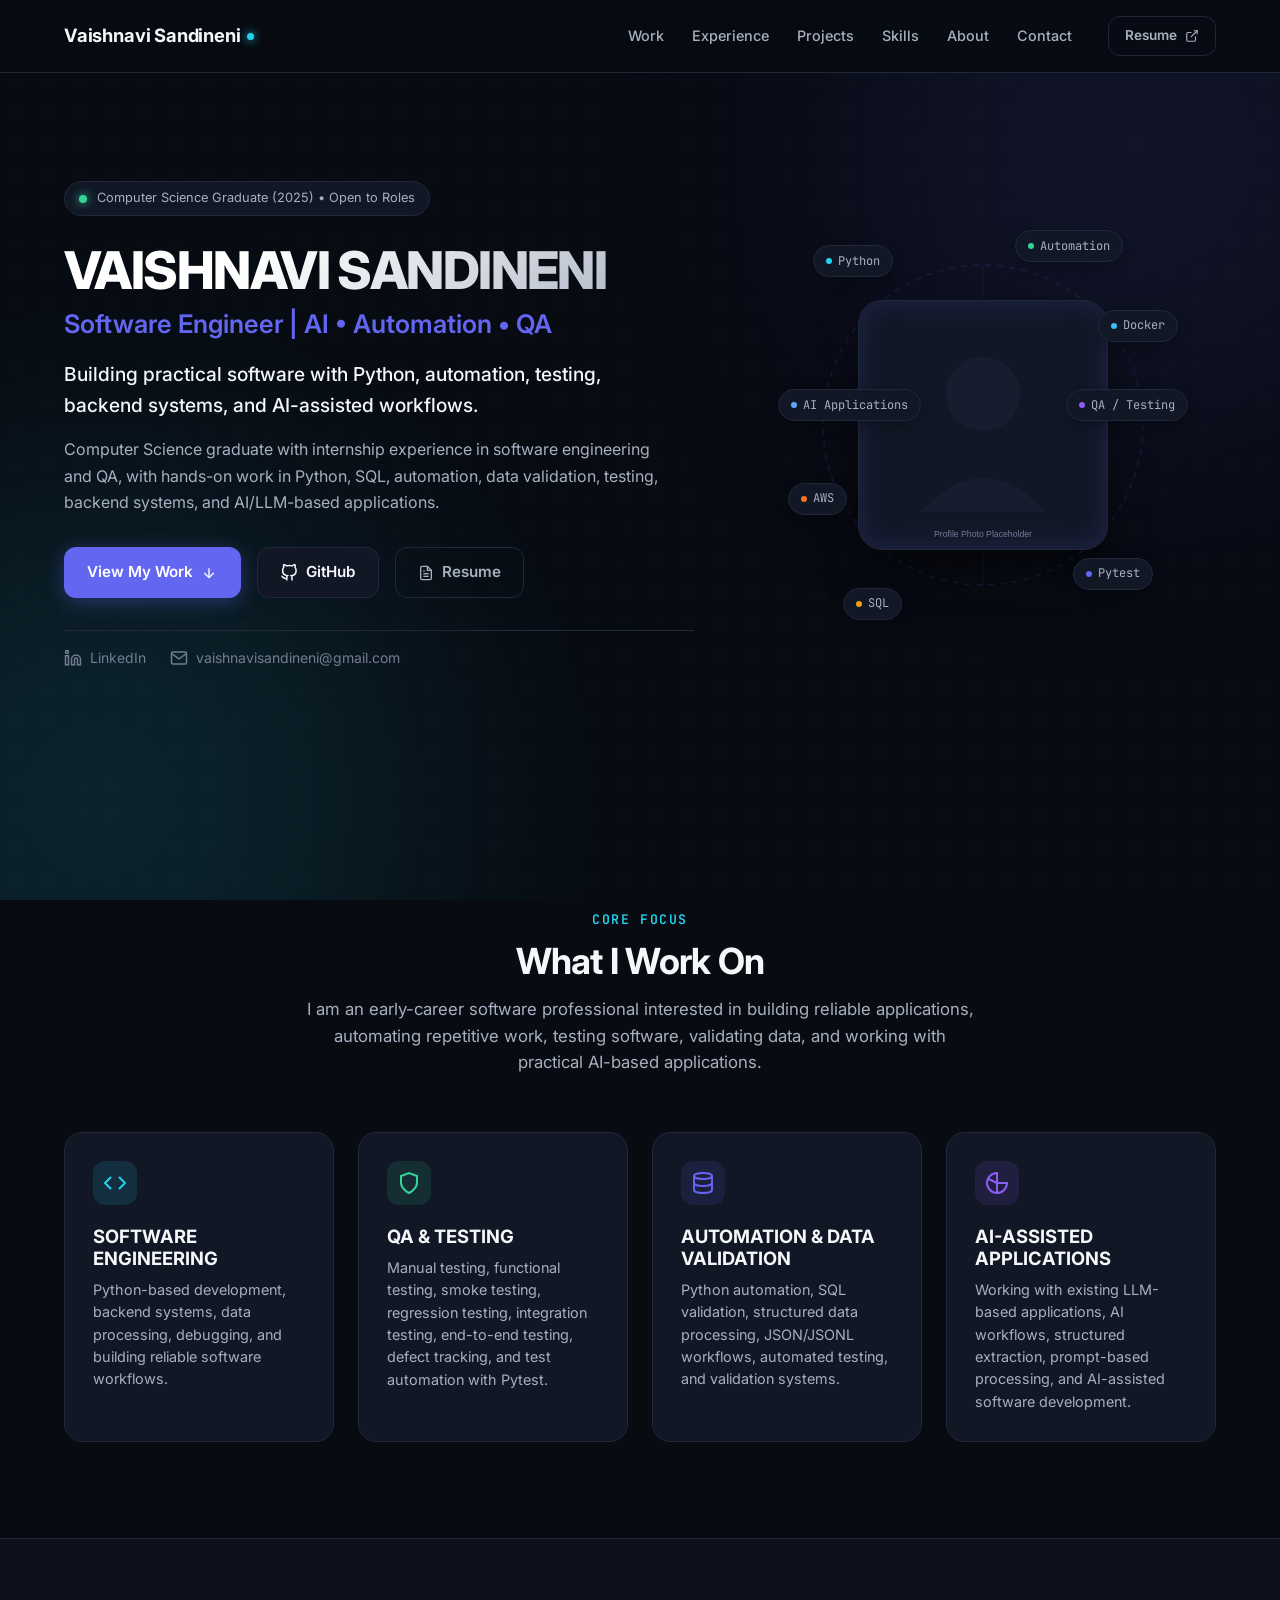
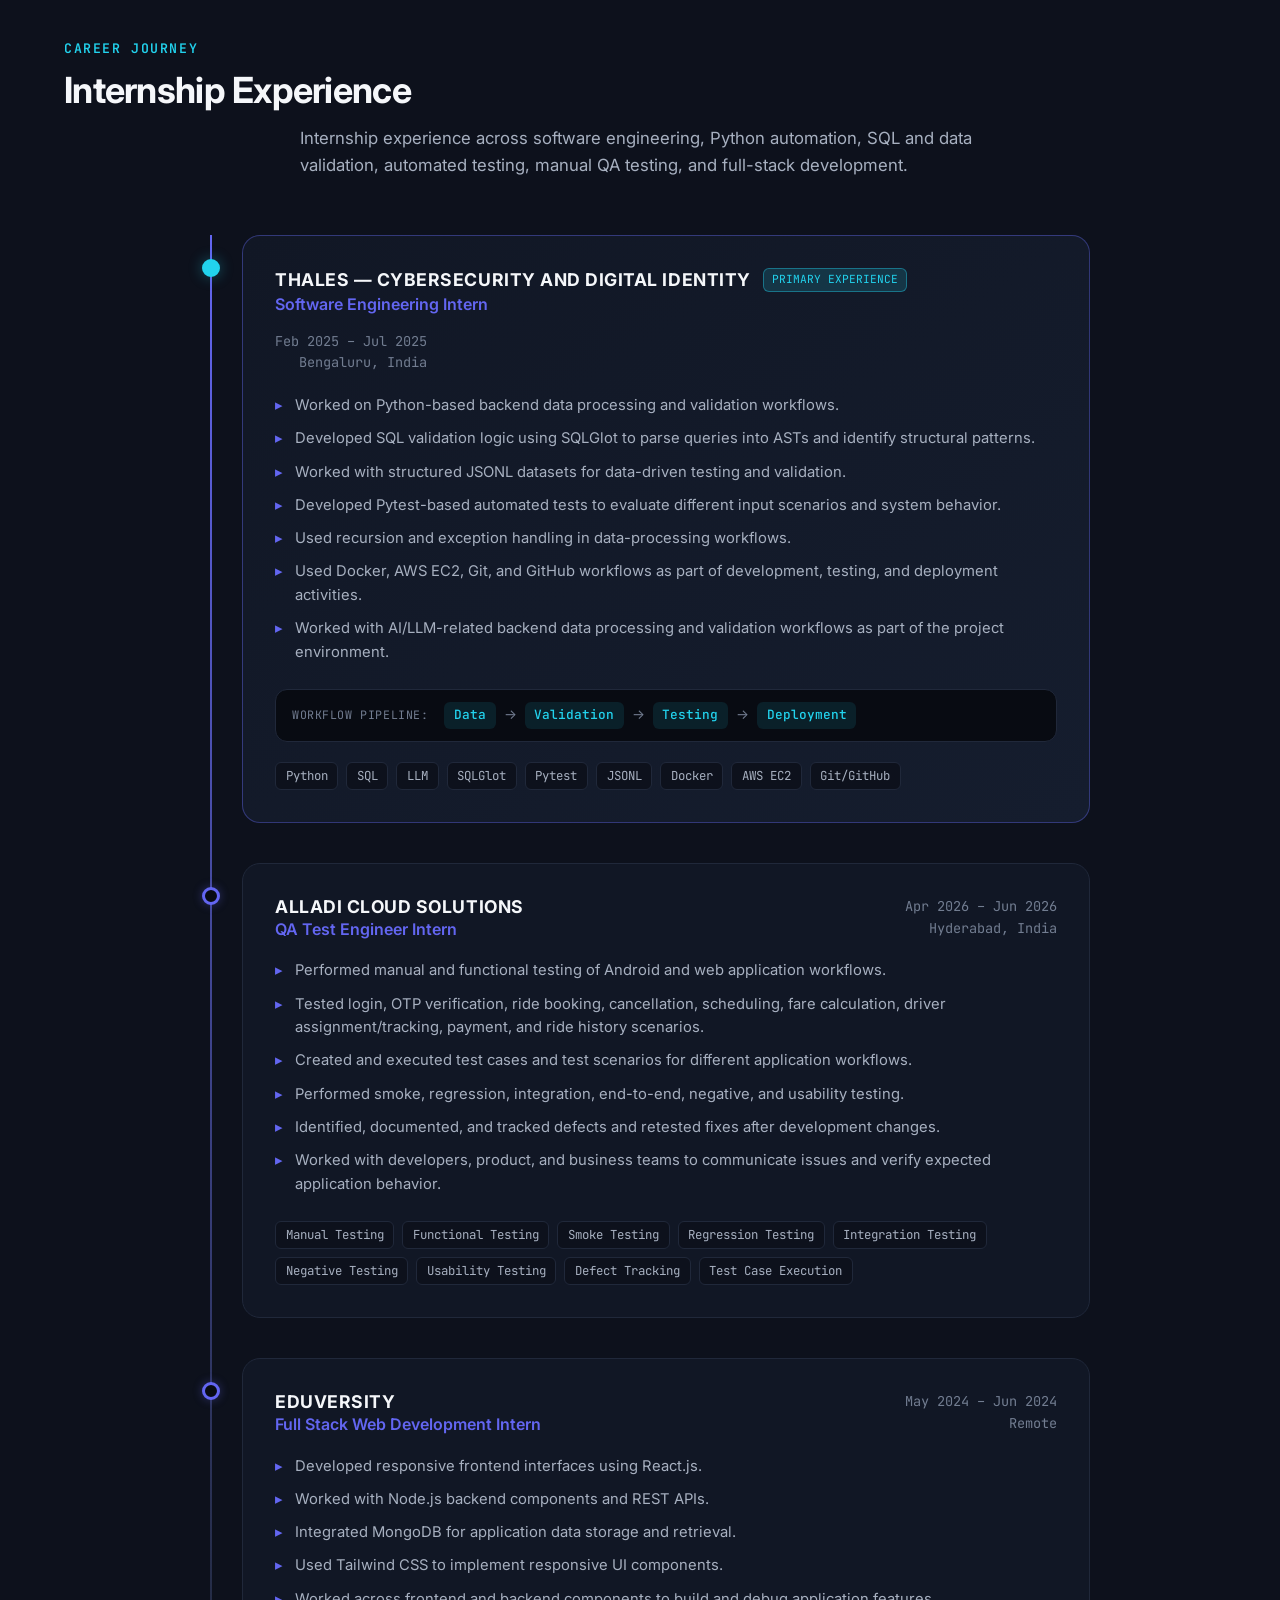
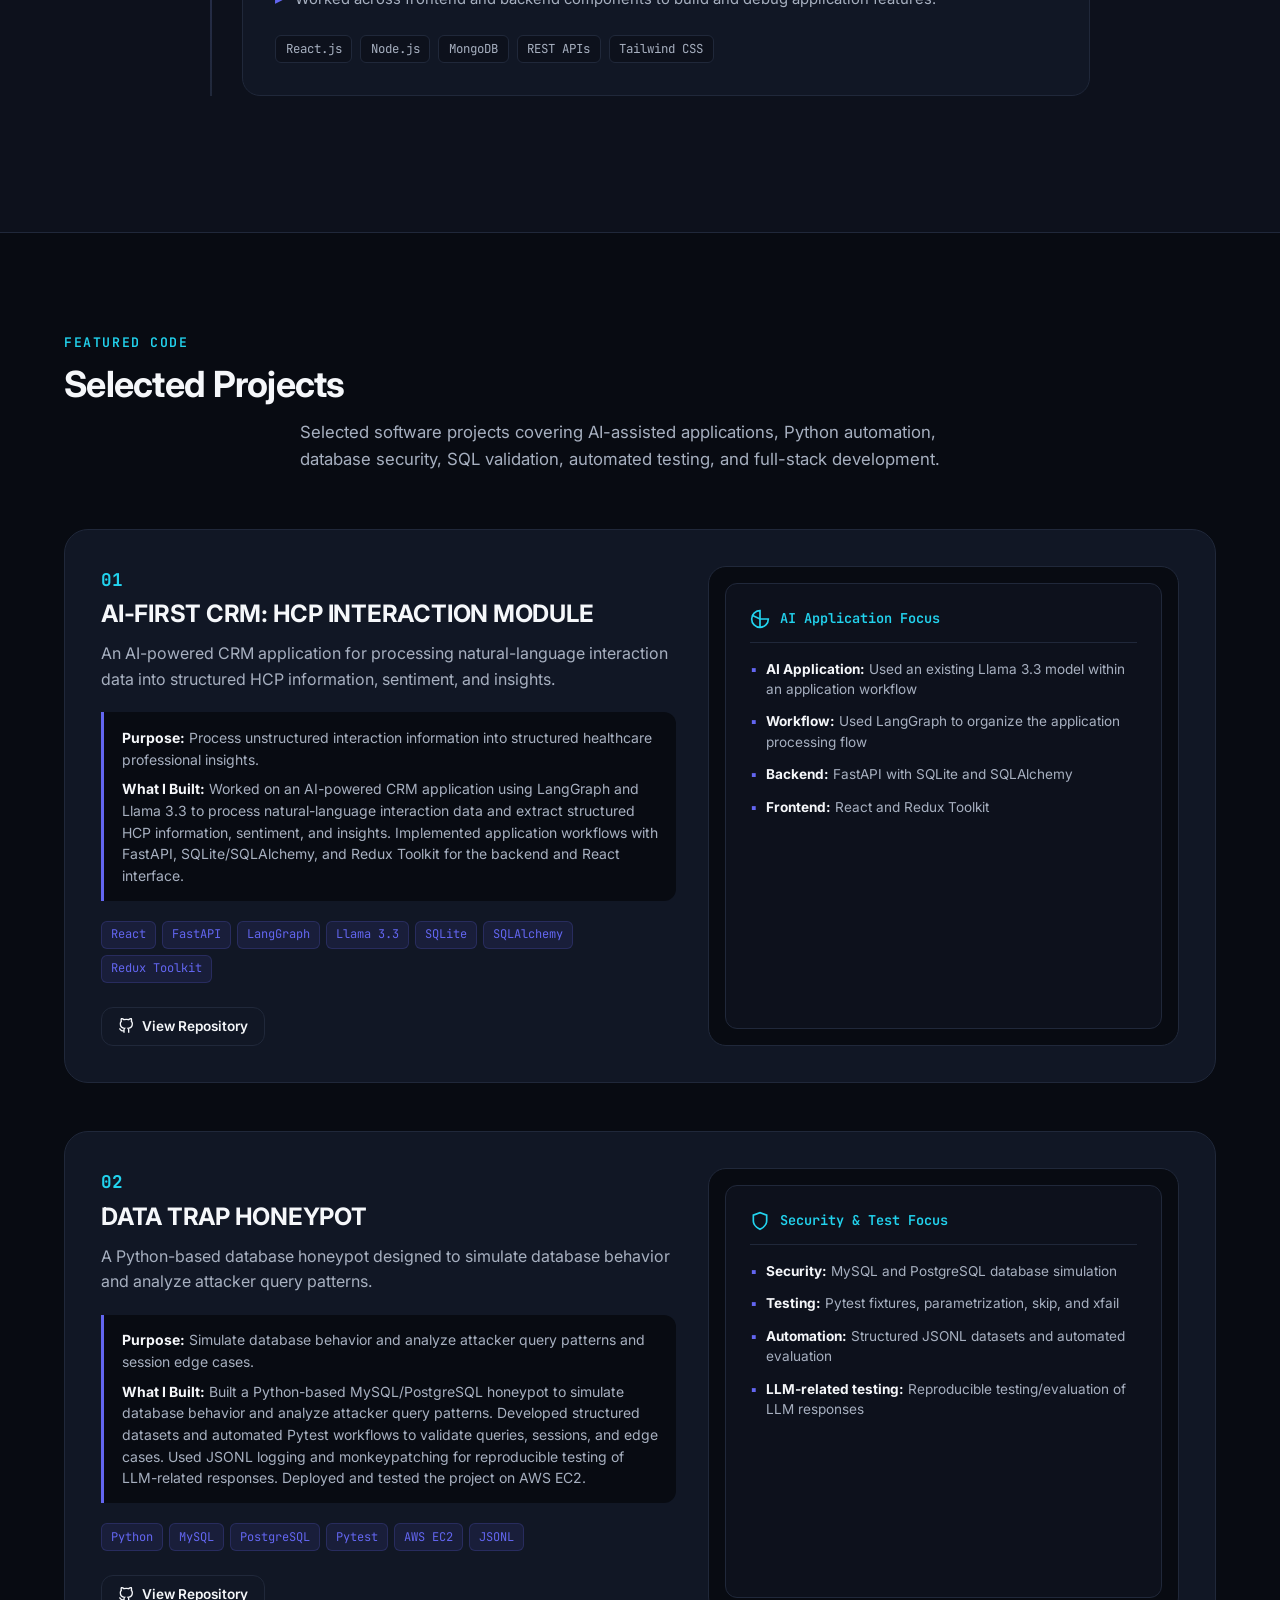
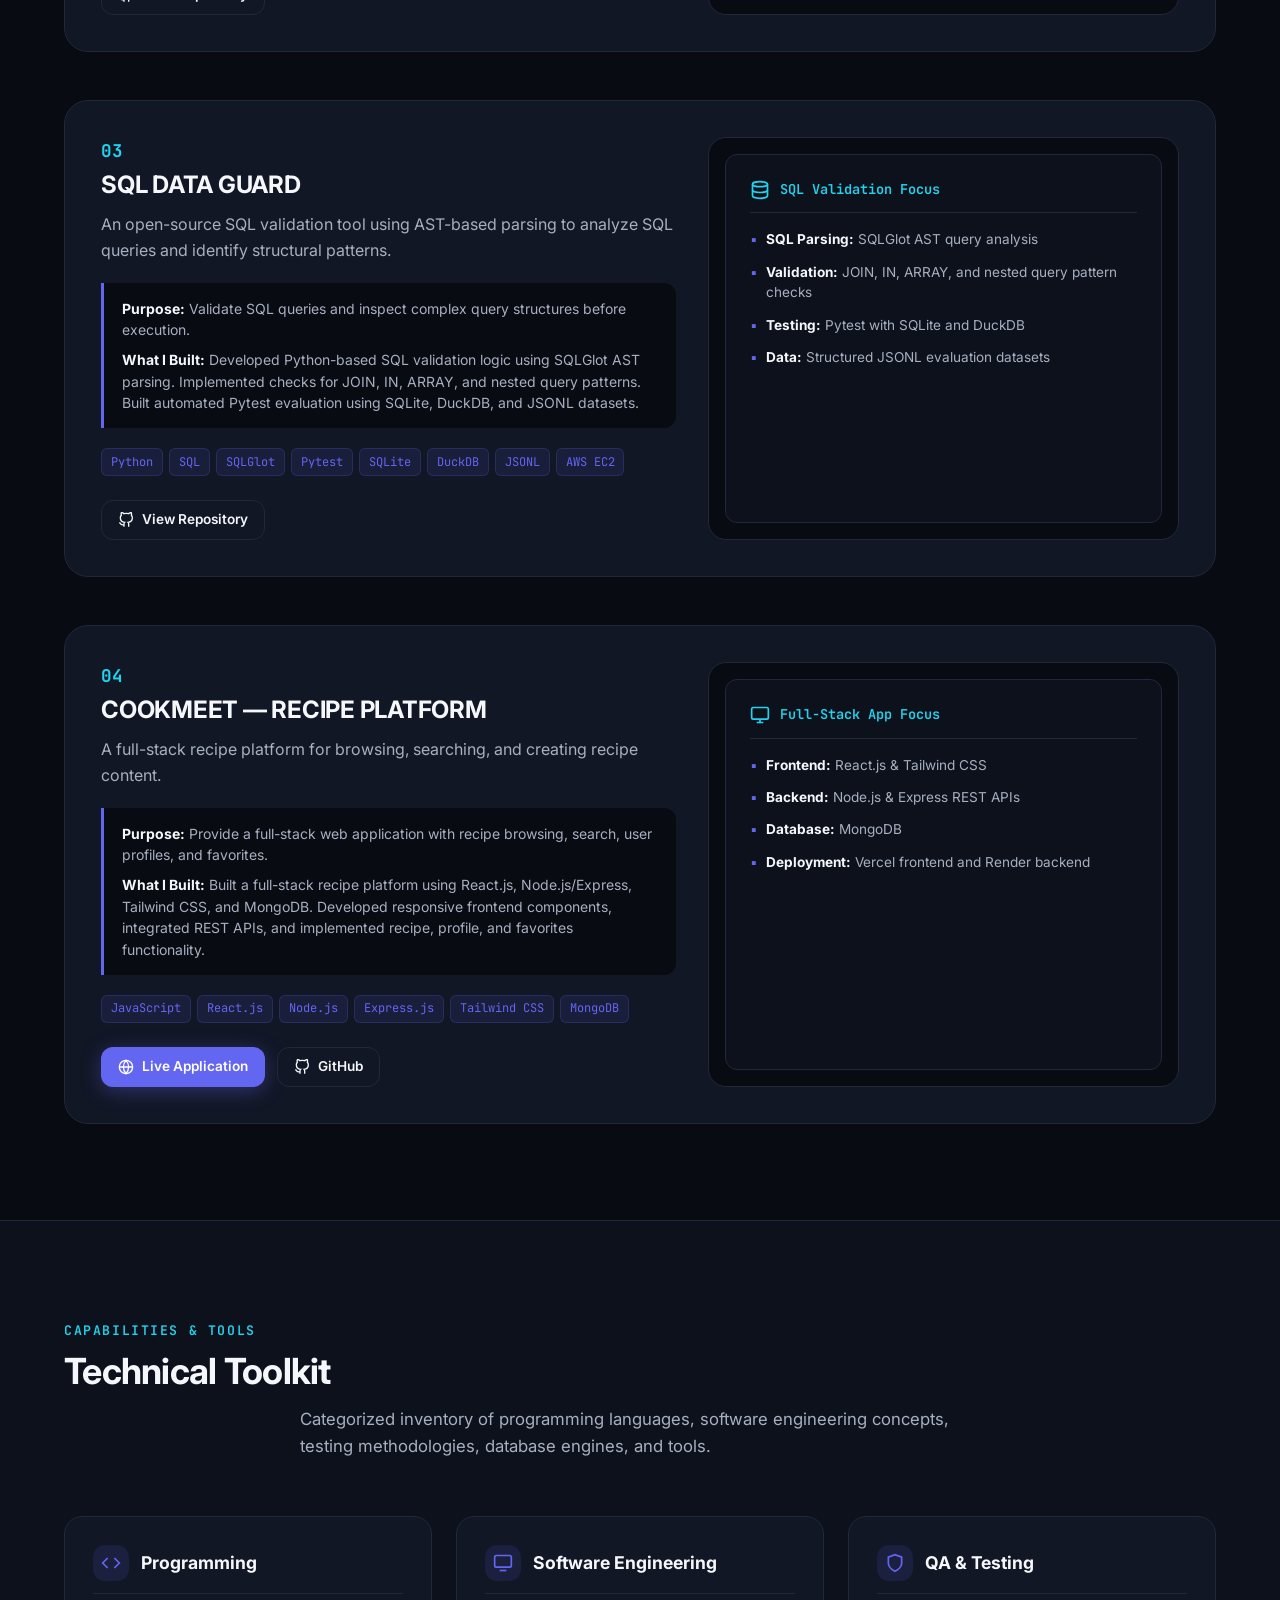
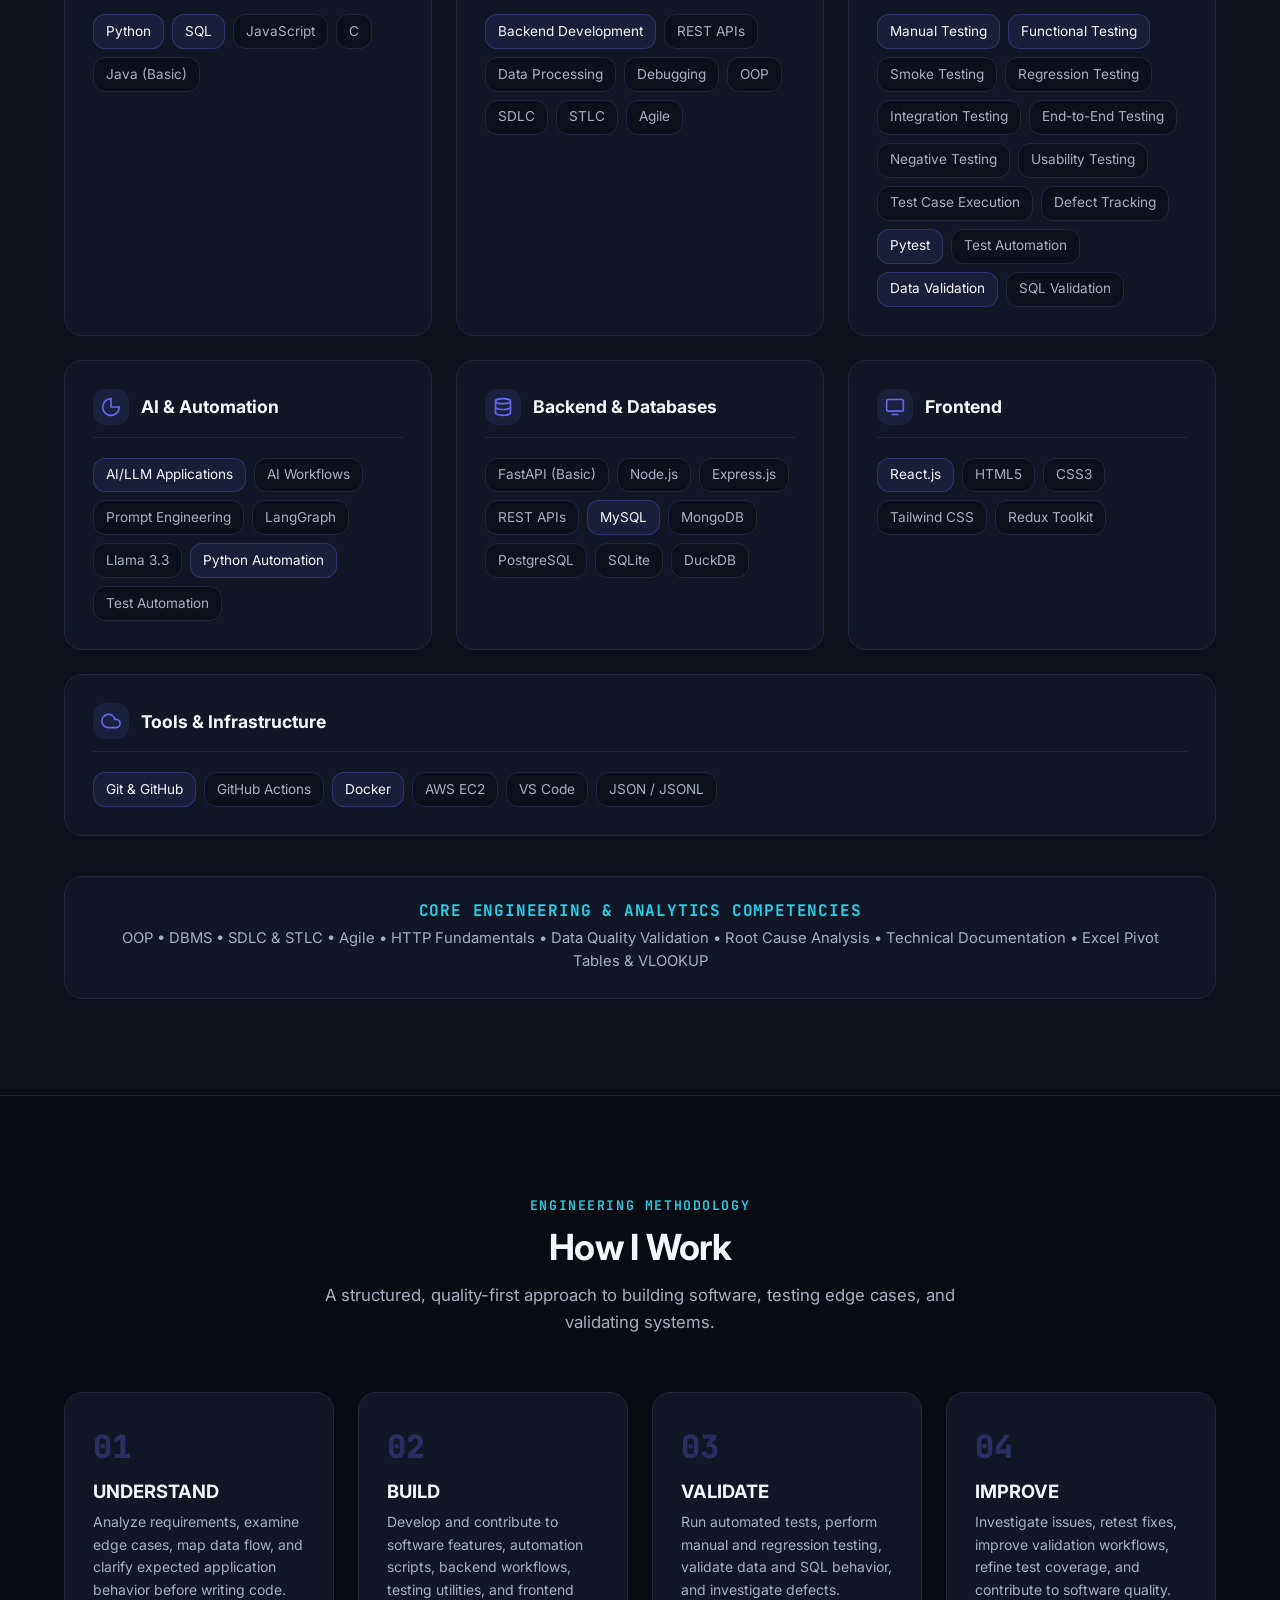
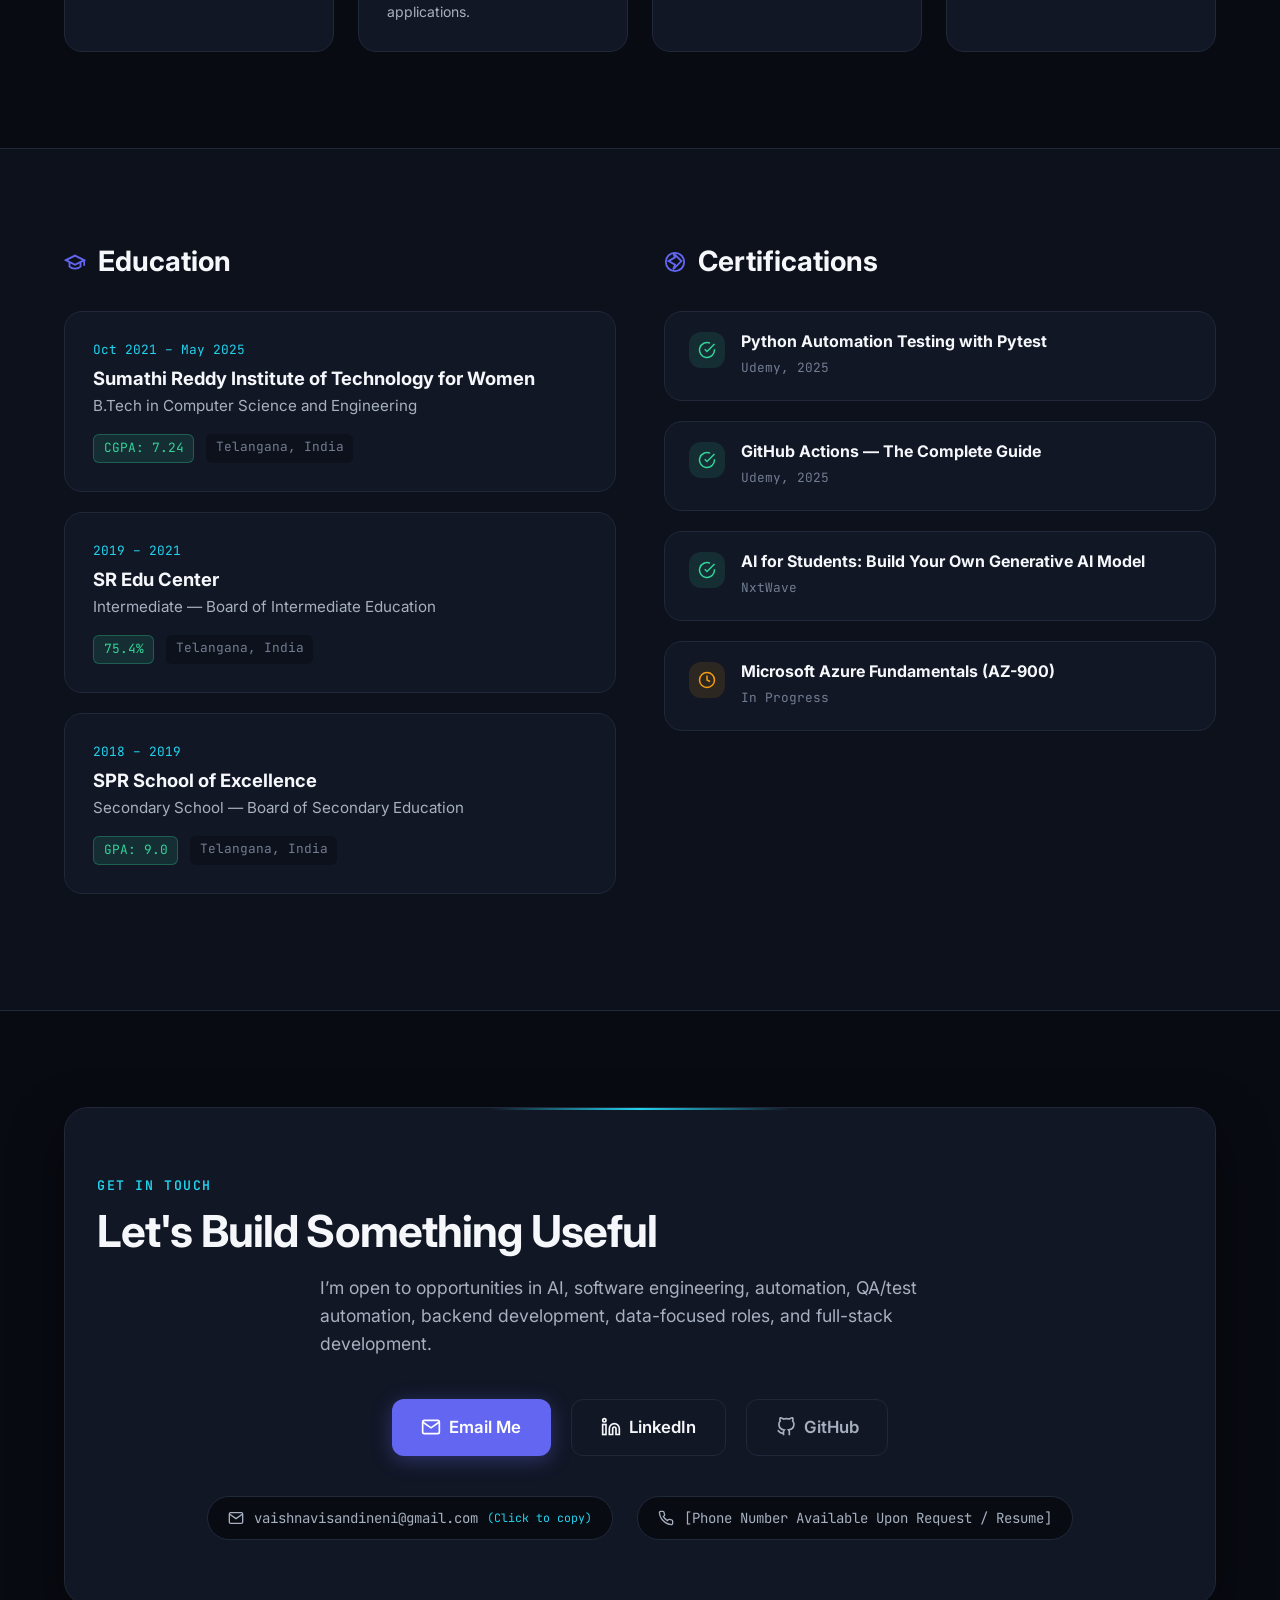
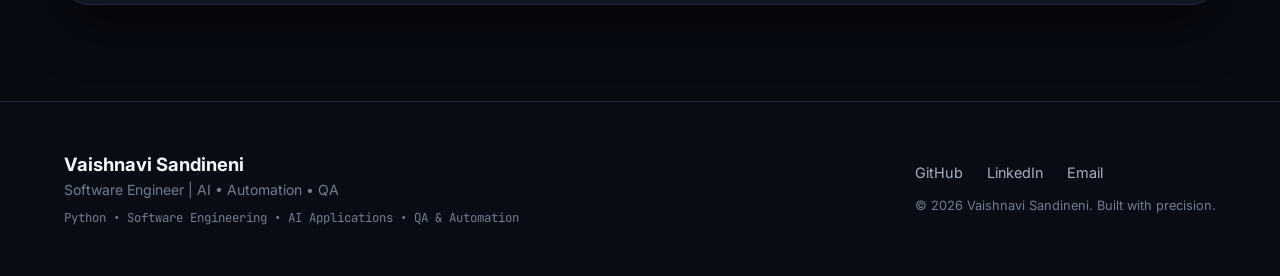
<file: portfoliohtml.html>
<!DOCTYPE html>
<html lang="en">
<head>
    <meta charset="UTF-8">
    <meta name="viewport" content="width=device-width, initial-scale=1.0">
    <title>Vaishnavi Sandineni | Software Engineer</title>
    <meta name="description" content="Portfolio of Vaishnavi Sandineni — Computer Science graduate (2025) with internship experience in software engineering, QA testing, Python automation, data validation, and AI-assisted applications.">
    <meta name="author" content="Vaishnavi Sandineni">
    <meta name="keywords" content="Vaishnavi Sandineni, Software Engineer, QA Testing, Python, Pytest, Automation, Data Validation, SQL Validation, AI Applications, Backend, Full-Stack">
    
    <!-- Open Graph / Social Media Meta Tags -->
    <meta property="og:type" content="website">
    <meta property="og:title" content="Vaishnavi Sandineni | Software Engineer">
    <meta property="og:description" content="Building practical software with Python, automation, testing, backend systems, and AI-assisted workflows.">
    <meta property="og:url" content="https://github.com/vaishnavisandineni">
    
    <!-- Google Fonts -->
    <link rel="preconnect" href="https://fonts.googleapis.com">
    <link rel="preconnect" href="https://fonts.gstatic.com" crossorigin>
    <link href="https://fonts.googleapis.com/css2?family=Inter:wght@300;400;500;600;700;800&family=JetBrains+Mono:wght@400;500;600&display=swap" rel="stylesheet">
    
    <!-- Main CSS -->
    <link rel="stylesheet" href="styles.css">
    
    <!-- Favicon -->
    <link rel="icon" type="image/svg+xml" href="data:image/svg+xml,<svg xmlns='http://www.w3.org/2000/svg' viewBox='0 0 100 100'><rect width='100' height='100' rx='20' fill='%23080b12'/><text x='50' y='65' font-size='50' font-family='sans-serif' font-weight='bold' fill='%236366f1' text-anchor='middle'>VS</text></svg>">
</head>
<body>
    <!-- Background Canvas / Glow Elements -->
    <div class="bg-glow-container" aria-hidden="true">
        <div class="glow-orb orb-1"></div>
        <div class="glow-orb orb-2"></div>
        <div class="glow-grid"></div>
    </div>

    <!-- Navigation Header -->
    <header class="navbar-header" id="navbar">
        <div class="container nav-container">
            <a href="#home" class="nav-logo" aria-label="Vaishnavi Sandineni Home">
                <span class="logo-text">Vaishnavi Sandineni</span>
                <span class="logo-dot"></span>
            </a>

            <nav class="nav-links" id="navLinks" aria-label="Main Navigation">
                <a href="#work" class="nav-link">Work</a>
                <a href="#experience" class="nav-link">Experience</a>
                <a href="#projects" class="nav-link">Projects</a>
                <a href="#skills" class="nav-link">Skills</a>
                <a href="#about" class="nav-link">About</a>
                <a href="#contact" class="nav-link">Contact</a>
                <a href="https://drive.google.com/file/d/1-MFxwjuazWMMMn3sH2xdNPlyi-SyXiWR/view?usp=sharing" target="_blank" class="btn btn-outline btn-sm nav-resume-btn" rel="noopener">
                    <span>Resume</span>
                    <svg width="14" height="14" viewBox="0 0 24 24" fill="none" stroke="currentColor" stroke-width="2"><path d="M18 13v6a2 2 0 0 1-2 2H5a2 2 0 0 1-2-2V8a2 2 0 0 1 2-2h6"></path><polyline points="15 3 21 3 21 9"></polyline><line x1="10" y1="14" x2="21" y2="3"></line></svg>
                </a>
            </nav>

            <button class="mobile-menu-toggle" id="mobileMenuToggle" aria-label="Toggle Navigation Menu" aria-expanded="false">
                <span class="bar"></span>
                <span class="bar"></span>
                <span class="bar"></span>
            </button>
        </div>
    </header>

    <main id="main-content">
        <!-- Hero Section -->
        <section class="hero-section" id="home">
            <div class="container hero-container">
                <div class="hero-content fade-in">
                    <div class="status-badge">
                        <span class="status-dot"></span>
                        <span>Computer Science Graduate (2025) • Open to Roles</span>
                    </div>

                    <h1 class="hero-name">VAISHNAVI SANDINENI</h1>
                    <h2 class="hero-title">Software Engineer | AI • Automation • QA</h2>
                    
                    <p class="hero-tagline">
                        Building practical software with Python, automation, testing, backend systems, and AI-assisted workflows.
                    </p>

                    <p class="hero-description">
                        Computer Science graduate with internship experience in software engineering and QA, with hands-on work in Python, SQL, automation, data validation, testing, backend systems, and AI/LLM-based applications.
                    </p>

                    <div class="hero-cta-group">
                        <a href="#projects" class="btn btn-primary">
                            <span>View My Work</span>
                            <svg width="16" height="16" viewBox="0 0 24 24" fill="none" stroke="currentColor" stroke-width="2"><line x1="12" y1="5" x2="12" y2="19"></line><polyline points="19 12 12 19 5 12"></polyline></svg>
                        </a>
                        <a href="https://github.com/vaishnavisandineni" target="_blank" rel="noopener" class="btn btn-secondary">
                            <svg width="18" height="18" viewBox="0 0 24 24" fill="none" stroke="currentColor" stroke-width="2"><path d="M9 19c-5 1.5-5-2.5-7-3m14 6v-3.87a3.37 3.37 0 0 0-.94-2.61c3.14-.35 6.44-1.54 6.44-7A5.44 5.44 0 0 0 20 4.77 5.07 5.07 0 0 0 19.91 1S18.73.65 16 2.48a13.38 13.38 0 0 0-7 0C6.27.65 5.09 1 5.09 1A5.07 5.07 0 0 0 5 4.77a5.44 5.44 0 0 0-1.5 3.78c0 5.42 3.3 6.61 6.44 7A3.37 3.37 0 0 0 9 18.13V22"></path></svg>
                            <span>GitHub</span>
                        </a>
                        <a href="https://drive.google.com/file/d/1-MFxwjuazWMMMn3sH2xdNPlyi-SyXiWR/view?usp=sharing" target="_blank" rel="noopener" class="btn btn-outline">
                            <svg width="16" height="16" viewBox="0 0 24 24" fill="none" stroke="currentColor" stroke-width="2"><path d="M14 2H6a2 2 0 0 0-2 2v16a2 2 0 0 0 2 2h12a2 2 0 0 0 2-2V8z"></path><polyline points="14 2 14 8 20 8"></polyline><line x1="16" y1="13" x2="8" y2="13"></line><line x1="16" y1="17" x2="8" y2="17"></line><polyline points="10 9 9 9 8 9"></polyline></svg>
                            <span>Resume</span>
                        </a>
                    </div>

                    <div class="hero-social-row">
                        <a href="https://www.linkedin.com/in/vaishnavi-sandineni-75580a300/" target="_blank" rel="noopener" class="social-icon-link" aria-label="LinkedIn Profile">
                            <svg width="18" height="18" viewBox="0 0 24 24" fill="none" stroke="currentColor" stroke-width="2"><path d="M16 8a6 6 0 0 1 6 6v7h-4v-7a2 2 0 0 0-2-2 2 2 0 0 0-2 2v7h-4v-7a6 6 0 0 1 6-6z"></path><rect x="2" y="9" width="4" height="12"></rect><circle cx="4" cy="4" r="2"></circle></svg>
                            <span>LinkedIn</span>
                        </a>
                        <a href="mailto:vaishnavisandineni@gmail.com" class="social-icon-link" aria-label="Email Me">
                            <svg width="18" height="18" viewBox="0 0 24 24" fill="none" stroke="currentColor" stroke-width="2"><path d="M4 4h16c1.1 0 2 .9 2 2v12c0 1.1-.9 2-2 2H4c-1.1 0-2-.9-2-2V6c0-1.1.9-2 2-2z"></path><polyline points="22,6 12,13 2,6"></polyline></svg>
                            <span>vaishnavisandineni@gmail.com</span>
                        </a>
                    </div>
                </div>

                <!-- Hero Profile Visual Component -->
                <div class="hero-visual-wrapper fade-in">
                    <div class="profile-card-container">
                        <!-- Ambient technical node background -->
                        <div class="tech-graphic-bg" aria-hidden="true">
                            <svg width="100%" height="100%" viewBox="0 0 400 400" fill="none" xmlns="http://www.w3.org/2000/svg">
                                <circle cx="200" cy="200" r="160" stroke="rgba(99, 102, 241, 0.15)" stroke-width="1.5" stroke-dasharray="6 6"/>
                                <circle cx="200" cy="200" r="120" stroke="rgba(34, 211, 238, 0.12)" stroke-width="1"/>
                                <path d="M200 40 L200 360 M40 200 L360 200" stroke="rgba(255, 255, 255, 0.04)" stroke-width="1"/>
                            </svg>
                        </div>

                        <!-- Profile Image Frame -->
                        <div class="profile-image-frame">
                            <!-- To show your profile picture locally, set src="profie_picture.png" or your image path -->
                            <img src="data:image/svg+xml,<svg xmlns='http://www.w3.org/2000/svg' viewBox='0 0 400 400'><rect width='400' height='400' fill='%23111725'/><circle cx='200' cy='150' r='60' fill='%23151D2E'/><path d='M100 340 Q200 230 300 340' fill='%23151D2E'/><text x='200' y='380' font-family='sans-serif' font-size='14' fill='%23727D91' text-anchor='middle'>Profile Photo Placeholder</text></svg>" 
                                 alt="Vaishnavi Sandineni - Professional Profile" 
                                 class="profile-img"
                                 id="profileImage">
                            <div class="profile-glow"></div>
                        </div>

                        <!-- Technical Tags Around Hero -->
                        <div class="tech-tag tag-1"><span class="tag-dot cyan"></span>Python</div>
                        <div class="tech-tag tag-2"><span class="tag-dot emerald"></span>Automation</div>
                        <div class="tech-tag tag-3"><span class="tag-dot purple"></span>QA / Testing</div>
                        <div class="tech-tag tag-4"><span class="tag-dot indigo"></span>Pytest</div>
                        <div class="tech-tag tag-5"><span class="tag-dot amber"></span>SQL</div>
                        <div class="tech-tag tag-6"><span class="tag-dot blue"></span>AI Applications</div>
                        <div class="tech-tag tag-7"><span class="tag-dot sky"></span>Docker</div>
                        <div class="tech-tag tag-8"><span class="tag-dot orange"></span>AWS</div>
                    </div>
                </div>
            </div>
        </section>

        <!-- About / What I Work On Section -->
        <section class="section-padding" id="about">
            <div class="container">
                <div class="section-header text-center fade-in">
                    <span class="section-subtitle">CORE FOCUS</span>
                    <h2 class="section-title">What I Work On</h2>
                    <p class="section-description">
                        I am an early-career software professional interested in building reliable applications, automating repetitive work, testing software, validating data, and working with practical AI-based applications.
                    </p>
                </div>

                <div class="grid grid-4-col build-cards-grid">
                    <div class="build-card fade-in">
                        <div class="card-icon-box cyan-gradient">
                            <svg width="24" height="24" viewBox="0 0 24 24" fill="none" stroke="currentColor" stroke-width="2"><polyline points="16 18 22 12 16 6"></polyline><polyline points="8 6 2 12 8 18"></polyline></svg>
                        </div>
                        <h3>SOFTWARE ENGINEERING</h3>
                        <p>Python-based development, backend systems, data processing, debugging, and building reliable software workflows.</p>
                    </div>

                    <div class="build-card fade-in">
                        <div class="card-icon-box emerald-gradient">
                            <svg width="24" height="24" viewBox="0 0 24 24" fill="none" stroke="currentColor" stroke-width="2"><path d="M12 22s8-4 8-10V5l-8-3-8 3v7c0 6 8 10 8 10z"></path></svg>
                        </div>
                        <h3>QA & TESTING</h3>
                        <p>Manual testing, functional testing, smoke testing, regression testing, integration testing, end-to-end testing, defect tracking, and test automation with Pytest.</p>
                    </div>

                    <div class="build-card fade-in">
                        <div class="card-icon-box indigo-gradient">
                            <svg width="24" height="24" viewBox="0 0 24 24" fill="none" stroke="currentColor" stroke-width="2"><ellipse cx="12" cy="5" rx="9" ry="3"></ellipse><path d="M21 12c0 1.66-4 3-9 3s-9-1.34-9-3"></path><path d="M3 5v14c0 1.66 4 3 9 3s9-1.34 9-3V5"></path></svg>
                        </div>
                        <h3>AUTOMATION & DATA VALIDATION</h3>
                        <p>Python automation, SQL validation, structured data processing, JSON/JSONL workflows, automated testing, and validation systems.</p>
                    </div>

                    <div class="build-card fade-in">
                        <div class="card-icon-box purple-gradient">
                            <svg width="24" height="24" viewBox="0 0 24 24" fill="none" stroke="currentColor" stroke-width="2"><path d="M12 2a10 10 0 1 0 10 10H12V2z"></path><path d="M12 12L2.5 7.5"></path><path d="M12 12v10"></path></svg>
                        </div>
                        <h3>AI-ASSISTED APPLICATIONS</h3>
                        <p>Working with existing LLM-based applications, AI workflows, structured extraction, prompt-based processing, and AI-assisted software development.</p>
                    </div>
                </div>
            </div>
        </section>

        <!-- Experience Section -->
        <section class="section-padding bg-surface" id="experience">
            <div class="container">
                <div class="section-header fade-in">
                    <span class="section-subtitle">CAREER JOURNEY</span>
                    <h2 class="section-title">Internship Experience</h2>
                    <p class="section-description">
                        Internship experience across software engineering, Python automation, SQL and data validation, automated testing, manual QA testing, and full-stack development.
                    </p>
                </div>

                <div class="timeline-wrapper">
                    <!-- Experience Card 1: THALES (Primary Highlight) -->
                    <div class="timeline-item primary-experience fade-in">
                        <div class="timeline-marker"></div>
                        <div class="experience-card card-highlight">
                            <div class="exp-header">
                                <div>
                                    <div class="company-badge-wrapper">
                                        <h3 class="exp-company">THALES — CYBERSECURITY AND DIGITAL IDENTITY</h3>
                                        <span class="primary-tag">Primary Experience</span>
                                    </div>
                                    <h4 class="exp-role">Software Engineering Intern</h4>
                                </div>
                                <div class="exp-meta">
                                    <span class="exp-date">Feb 2025 – Jul 2025</span>
                                    <span class="exp-location">Bengaluru, India</span>
                                </div>
                            </div>

                            <ul class="exp-bullet-list">
                                <li>Worked on Python-based backend data processing and validation workflows.</li>
                                <li>Developed SQL validation logic using SQLGlot to parse queries into ASTs and identify structural patterns.</li>
                                <li>Worked with structured JSONL datasets for data-driven testing and validation.</li>
                                <li>Developed Pytest-based automated tests to evaluate different input scenarios and system behavior.</li>
                                <li>Used recursion and exception handling in data-processing workflows.</li>
                                <li>Used Docker, AWS EC2, Git, and GitHub workflows as part of development, testing, and deployment activities.</li>
                                <li>Worked with AI/LLM-related backend data processing and validation workflows as part of the project environment.</li>
                            </ul>

                            <!-- Conceptual "What I worked on" Visual Pipeline -->
                            <div class="conceptual-pipeline">
                                <span class="pipeline-label">WORKFLOW PIPELINE:</span>
                                <div class="pipeline-steps">
                                    <span class="step-node">Data</span>
                                    <span class="step-arrow">→</span>
                                    <span class="step-node">Validation</span>
                                    <span class="step-arrow">→</span>
                                    <span class="step-node">Testing</span>
                                    <span class="step-arrow">→</span>
                                    <span class="step-node">Deployment</span>
                                </div>
                            </div>

                            <div class="exp-tech-row">
                                <span class="tech-pill">Python</span>
                                <span class="tech-pill">SQL</span>
                                <span class="tech-pill">LLM</span>
                                <span class="tech-pill">SQLGlot</span>
                                <span class="tech-pill">Pytest</span>
                                <span class="tech-pill">JSONL</span>
                                <span class="tech-pill">Docker</span>
                                <span class="tech-pill">AWS EC2</span>
                                <span class="tech-pill">Git/GitHub</span>
                            </div>
                        </div>
                    </div>

                    <!-- Experience Card 2: ALLADI CLOUD SOLUTIONS -->
                    <div class="timeline-item fade-in">
                        <div class="timeline-marker"></div>
                        <div class="experience-card">
                            <div class="exp-header">
                                <div>
                                    <h3 class="exp-company">ALLADI CLOUD SOLUTIONS</h3>
                                    <h4 class="exp-role">QA Test Engineer Intern</h4>
                                </div>
                                <div class="exp-meta">
                                    <span class="exp-date">Apr 2026 – Jun 2026</span>
                                    <span class="exp-location">Hyderabad, India</span>
                                </div>
                            </div>

                            <ul class="exp-bullet-list">
                                <li>Performed manual and functional testing of Android and web application workflows.</li>
                                <li>Tested login, OTP verification, ride booking, cancellation, scheduling, fare calculation, driver assignment/tracking, payment, and ride history scenarios.</li>
                                <li>Created and executed test cases and test scenarios for different application workflows.</li>
                                <li>Performed smoke, regression, integration, end-to-end, negative, and usability testing.</li>
                                <li>Identified, documented, and tracked defects and retested fixes after development changes.</li>
                                <li>Worked with developers, product, and business teams to communicate issues and verify expected application behavior.</li>
                            </ul>

                            <div class="exp-tech-row">
                                <span class="tech-pill">Manual Testing</span>
                                <span class="tech-pill">Functional Testing</span>
                                <span class="tech-pill">Smoke Testing</span>
                                <span class="tech-pill">Regression Testing</span>
                                <span class="tech-pill">Integration Testing</span>
                                <span class="tech-pill">Negative Testing</span>
                                <span class="tech-pill">Usability Testing</span>
                                <span class="tech-pill">Defect Tracking</span>
                                <span class="tech-pill">Test Case Execution</span>
                            </div>
                        </div>
                    </div>

                    <!-- Experience Card 3: EDUVERSITY -->
                    <div class="timeline-item fade-in">
                        <div class="timeline-marker"></div>
                        <div class="experience-card">
                            <div class="exp-header">
                                <div>
                                    <h3 class="exp-company">EDUVERSITY</h3>
                                    <h4 class="exp-role">Full Stack Web Development Intern</h4>
                                </div>
                                <div class="exp-meta">
                                    <span class="exp-date">May 2024 – Jun 2024</span>
                                    <span class="exp-location">Remote</span>
                                </div>
                            </div>

                            <ul class="exp-bullet-list">
                                <li>Developed responsive frontend interfaces using React.js.</li>
                                <li>Worked with Node.js backend components and REST APIs.</li>
                                <li>Integrated MongoDB for application data storage and retrieval.</li>
                                <li>Used Tailwind CSS to implement responsive UI components.</li>
                                <li>Worked across frontend and backend components to build and debug application features.</li>
                            </ul>

                            <div class="exp-tech-row">
                                <span class="tech-pill">React.js</span>
                                <span class="tech-pill">Node.js</span>
                                <span class="tech-pill">MongoDB</span>
                                <span class="tech-pill">REST APIs</span>
                                <span class="tech-pill">Tailwind CSS</span>
                            </div>
                        </div>
                    </div>
                </div>
            </div>
        </section>

        <!-- Selected Projects Section -->
        <section class="section-padding" id="projects">
            <div class="container">
                <div class="section-header fade-in" id="work">
                    <span class="section-subtitle">FEATURED CODE</span>
                    <h2 class="section-title">Selected Projects</h2>
                    <p class="section-description">
                        Selected software projects covering AI-assisted applications, Python automation, database security, SQL validation, automated testing, and full-stack development.
                    </p>
                </div>

                <div class="projects-stack">
                    <!-- Project 01: AI-FIRST CRM -->
                    <article class="project-card fade-in">
                        <div class="project-content">
                            <div class="project-num">01</div>
                            <h3 class="project-title">AI-FIRST CRM: HCP INTERACTION MODULE</h3>
                            <p class="project-description">
                                An AI-powered CRM application for processing natural-language interaction data into structured HCP information, sentiment, and insights.
                            </p>

                            <div class="project-details-block">
                                <div class="detail-item">
                                    <strong>Purpose:</strong> Process unstructured interaction information into structured healthcare professional insights.
                                </div>
                                <div class="detail-item">
                                    <strong>What I Built:</strong> Worked on an AI-powered CRM application using LangGraph and Llama 3.3 to process natural-language interaction data and extract structured HCP information, sentiment, and insights. Implemented application workflows with FastAPI, SQLite/SQLAlchemy, and Redux Toolkit for the backend and React interface.
                                </div>
                            </div>

                            <div class="project-tech-tags">
                                <span>React</span>
                                <span>FastAPI</span>
                                <span>LangGraph</span>
                                <span>Llama 3.3</span>
                                <span>SQLite</span>
                                <span>SQLAlchemy</span>
                                <span>Redux Toolkit</span>
                            </div>

                            <div class="project-links">
                                <a href="https://github.com/vaishnavisandineni/AI-CRM-HCP-Interaction-Module" target="_blank" rel="noopener" class="btn btn-secondary btn-sm">
                                    <svg width="16" height="16" viewBox="0 0 24 24" fill="none" stroke="currentColor" stroke-width="2"><path d="M9 19c-5 1.5-5-2.5-7-3m14 6v-3.87a3.37 3.37 0 0 0-.94-2.61c3.14-.35 6.44-1.54 6.44-7A5.44 5.44 0 0 0 20 4.77 5.07 5.07 0 0 0 19.91 1S18.73.65 16 2.48a13.38 13.38 0 0 0-7 0C6.27.65 5.09 1 5.09 1A5.07 5.07 0 0 0 5 4.77a5.44 5.44 0 0 0-1.5 3.78c0 5.42 3.3 6.61 6.44 7A3.37 3.37 0 0 0 9 18.13V22"></path></svg>
                                    <span>View Repository</span>
                                </a>
                            </div>
                        </div>
                        <div class="project-preview-area">
                            <div class="arch-summary-card">
                                <div class="arch-card-header">
                                    <svg width="20" height="20" viewBox="0 0 24 24" fill="none" stroke="currentColor" stroke-width="2"><path d="M12 2a10 10 0 1 0 10 10H12V2z"></path><path d="M12 12L2.5 7.5"></path><path d="M12 12v10"></path></svg>
                                    <span>AI Application Focus</span>
                                </div>
                                <ul class="arch-list">
                                    <li><strong>AI Application:</strong> Used an existing Llama 3.3 model within an application workflow</li>
                                    <li><strong>Workflow:</strong> Used LangGraph to organize the application processing flow</li>
                                    <li><strong>Backend:</strong> FastAPI with SQLite and SQLAlchemy</li>
                                    <li><strong>Frontend:</strong> React and Redux Toolkit</li>
                                </ul>
                            </div>
                        </div>
                    </article>

                    <!-- Project 02: DATA TRAP HONEYPOT -->
                    <article class="project-card fade-in">
                        <div class="project-content">
                            <div class="project-num">02</div>
                            <h3 class="project-title">DATA TRAP HONEYPOT</h3>
                            <p class="project-description">
                                A Python-based database honeypot designed to simulate database behavior and analyze attacker query patterns.
                            </p>

                            <div class="project-details-block">
                                <div class="detail-item">
                                    <strong>Purpose:</strong> Simulate database behavior and analyze attacker query patterns and session edge cases.
                                </div>
                                <div class="detail-item">
                                    <strong>What I Built:</strong> Built a Python-based MySQL/PostgreSQL honeypot to simulate database behavior and analyze attacker query patterns. Developed structured datasets and automated Pytest workflows to validate queries, sessions, and edge cases. Used JSONL logging and monkeypatching for reproducible testing of LLM-related responses. Deployed and tested the project on AWS EC2.
                                </div>
                            </div>

                            <div class="project-tech-tags">
                                <span>Python</span>
                                <span>MySQL</span>
                                <span>PostgreSQL</span>
                                <span>Pytest</span>
                                <span>AWS EC2</span>
                                <span>JSONL</span>
                            </div>

                            <div class="project-links">
                                <a href="https://github.com/ThalesGroup/dd-honeypot" target="_blank" rel="noopener" class="btn btn-secondary btn-sm">
                                    <svg width="16" height="16" viewBox="0 0 24 24" fill="none" stroke="currentColor" stroke-width="2"><path d="M9 19c-5 1.5-5-2.5-7-3m14 6v-3.87a3.37 3.37 0 0 0-.94-2.61c3.14-.35 6.44-1.54 6.44-7A5.44 5.44 0 0 0 20 4.77 5.07 5.07 0 0 0 19.91 1S18.73.65 16 2.48a13.38 13.38 0 0 0-7 0C6.27.65 5.09 1 5.09 1A5.07 5.07 0 0 0 5 4.77a5.44 5.44 0 0 0-1.5 3.78c0 5.42 3.3 6.61 6.44 7A3.37 3.37 0 0 0 9 18.13V22"></path></svg>
                                    <span>View Repository</span>
                                </a>
                            </div>
                        </div>
                        <div class="project-preview-area">
                            <div class="arch-summary-card">
                                <div class="arch-card-header">
                                    <svg width="20" height="20" viewBox="0 0 24 24" fill="none" stroke="currentColor" stroke-width="2"><path d="M12 22s8-4 8-10V5l-8-3-8 3v7c0 6 8 10 8 10z"></path></svg>
                                    <span>Security & Test Focus</span>
                                </div>
                                <ul class="arch-list">
                                    <li><strong>Security:</strong> MySQL and PostgreSQL database simulation</li>
                                    <li><strong>Testing:</strong> Pytest fixtures, parametrization, skip, and xfail</li>
                                    <li><strong>Automation:</strong> Structured JSONL datasets and automated evaluation</li>
                                    <li><strong>LLM-related testing:</strong> Reproducible testing/evaluation of LLM responses</li>
                                </ul>
                            </div>
                        </div>
                    </article>

                    <!-- Project 03: SQL DATA GUARD -->
                    <article class="project-card fade-in">
                        <div class="project-content">
                            <div class="project-num">03</div>
                            <h3 class="project-title">SQL DATA GUARD</h3>
                            <p class="project-description">
                                An open-source SQL validation tool using AST-based parsing to analyze SQL queries and identify structural patterns.
                            </p>

                            <div class="project-details-block">
                                <div class="detail-item">
                                    <strong>Purpose:</strong> Validate SQL queries and inspect complex query structures before execution.
                                </div>
                                <div class="detail-item">
                                    <strong>What I Built:</strong> Developed Python-based SQL validation logic using SQLGlot AST parsing. Implemented checks for JOIN, IN, ARRAY, and nested query patterns. Built automated Pytest evaluation using SQLite, DuckDB, and JSONL datasets.
                                </div>
                            </div>

                            <div class="project-tech-tags">
                                <span>Python</span>
                                <span>SQL</span>
                                <span>SQLGlot</span>
                                <span>Pytest</span>
                                <span>SQLite</span>
                                <span>DuckDB</span>
                                <span>JSONL</span>
                                <span>AWS EC2</span>
                            </div>

                            <div class="project-links">
                                <a href="https://github.com/ThalesGroup/sql-data-guard" target="_blank" rel="noopener" class="btn btn-secondary btn-sm">
                                    <svg width="16" height="16" viewBox="0 0 24 24" fill="none" stroke="currentColor" stroke-width="2"><path d="M9 19c-5 1.5-5-2.5-7-3m14 6v-3.87a3.37 3.37 0 0 0-.94-2.61c3.14-.35 6.44-1.54 6.44-7A5.44 5.44 0 0 0 20 4.77 5.07 5.07 0 0 0 19.91 1S18.73.65 16 2.48a13.38 13.38 0 0 0-7 0C6.27.65 5.09 1 5.09 1A5.07 5.07 0 0 0 5 4.77a5.44 5.44 0 0 0-1.5 3.78c0 5.42 3.3 6.61 6.44 7A3.37 3.37 0 0 0 9 18.13V22"></path></svg>
                                    <span>View Repository</span>
                                </a>
                            </div>
                        </div>
                        <div class="project-preview-area">
                            <div class="arch-summary-card">
                                <div class="arch-card-header">
                                    <svg width="20" height="20" viewBox="0 0 24 24" fill="none" stroke="currentColor" stroke-width="2"><ellipse cx="12" cy="5" rx="9" ry="3"></ellipse><path d="M21 12c0 1.66-4 3-9 3s-9-1.34-9-3"></path><path d="M3 5v14c0 1.66 4 3 9 3s9-1.34 9-3V5"></path></svg>
                                    <span>SQL Validation Focus</span>
                                </div>
                                <ul class="arch-list">
                                    <li><strong>SQL Parsing:</strong> SQLGlot AST query analysis</li>
                                    <li><strong>Validation:</strong> JOIN, IN, ARRAY, and nested query pattern checks</li>
                                    <li><strong>Testing:</strong> Pytest with SQLite and DuckDB</li>
                                    <li><strong>Data:</strong> Structured JSONL evaluation datasets</li>
                                </ul>
                            </div>
                        </div>
                    </article>

                    <!-- Project 04: COOKMEET -->
                    <article class="project-card fade-in">
                        <div class="project-content">
                            <div class="project-num">04</div>
                            <h3 class="project-title">COOKMEET — RECIPE PLATFORM</h3>
                            <p class="project-description">
                                A full-stack recipe platform for browsing, searching, and creating recipe content.
                            </p>

                            <div class="project-details-block">
                                <div class="detail-item">
                                    <strong>Purpose:</strong> Provide a full-stack web application with recipe browsing, search, user profiles, and favorites.
                                </div>
                                <div class="detail-item">
                                    <strong>What I Built:</strong> Built a full-stack recipe platform using React.js, Node.js/Express, Tailwind CSS, and MongoDB. Developed responsive frontend components, integrated REST APIs, and implemented recipe, profile, and favorites functionality.
                                </div>
                            </div>

                            <div class="project-tech-tags">
                                <span>JavaScript</span>
                                <span>React.js</span>
                                <span>Node.js</span>
                                <span>Express.js</span>
                                <span>Tailwind CSS</span>
                                <span>MongoDB</span>
                            </div>

                            <div class="project-links">
                                <a href="https://cookmeet-recipe-platform.vercel.app/home" target="_blank" rel="noopener" class="btn btn-primary btn-sm">
                                    <svg width="16" height="16" viewBox="0 0 24 24" fill="none" stroke="currentColor" stroke-width="2"><circle cx="12" cy="12" r="10"></circle><line x1="2" y1="12" x2="22" y2="12"></line><path d="M12 2a15.3 15.3 0 0 1 4 10 15.3 15.3 0 0 1-4 10 15.3 15.3 0 0 1-4-10 15.3 15.3 0 0 1 4-10z"></path></svg>
                                    <span>Live Application</span>
                                </a>
                                <a href="https://github.com/vaishnavisandineni/cookmeet-recipe-platform" target="_blank" rel="noopener" class="btn btn-secondary btn-sm">
                                    <svg width="16" height="16" viewBox="0 0 24 24" fill="none" stroke="currentColor" stroke-width="2"><path d="M9 19c-5 1.5-5-2.5-7-3m14 6v-3.87a3.37 3.37 0 0 0-.94-2.61c3.14-.35 6.44-1.54 6.44-7A5.44 5.44 0 0 0 20 4.77 5.07 5.07 0 0 0 19.91 1S18.73.65 16 2.48a13.38 13.38 0 0 0-7 0C6.27.65 5.09 1 5.09 1A5.07 5.07 0 0 0 5 4.77a5.44 5.44 0 0 0-1.5 3.78c0 5.42 3.3 6.61 6.44 7A3.37 3.37 0 0 0 9 18.13V22"></path></svg>
                                    <span>GitHub</span>
                                </a>
                            </div>
                        </div>
                        <div class="project-preview-area">
                            <div class="arch-summary-card">
                                <div class="arch-card-header">
                                    <svg width="20" height="20" viewBox="0 0 24 24" fill="none" stroke="currentColor" stroke-width="2"><rect x="2" y="3" width="20" height="14" rx="2" ry="2"></rect><line x1="8" y1="21" x2="16" y2="21"></line><line x1="12" y1="17" x2="12" y2="21"></line></svg>
                                    <span>Full-Stack App Focus</span>
                                </div>
                                <ul class="arch-list">
                                    <li><strong>Frontend:</strong> React.js & Tailwind CSS</li>
                                    <li><strong>Backend:</strong> Node.js & Express REST APIs</li>
                                    <li><strong>Database:</strong> MongoDB</li>
                                    <li><strong>Deployment:</strong> Vercel frontend and Render backend</li>
                                </ul>
                            </div>
                        </div>
                    </article>
                </div>
            </div>
        </section>

        <!-- Technical Skills Section -->
        <section class="section-padding bg-surface" id="skills">
            <div class="container">
                <div class="section-header fade-in">
                    <span class="section-subtitle">CAPABILITIES & TOOLS</span>
                    <h2 class="section-title">Technical Toolkit</h2>
                    <p class="section-description">
                        Categorized inventory of programming languages, software engineering concepts, testing methodologies, database engines, and tools.
                    </p>
                </div>

                <div class="grid grid-3-col skills-category-grid">
                    <!-- Category 1: Programming -->
                    <div class="skills-card fade-in">
                        <div class="skills-card-header">
                            <div class="skill-icon-badge">
                                <svg width="20" height="20" viewBox="0 0 24 24" fill="none" stroke="currentColor" stroke-width="2"><polyline points="16 18 22 12 16 6"></polyline><polyline points="8 6 2 12 8 18"></polyline></svg>
                            </div>
                            <h3>Programming</h3>
                        </div>
                        <div class="skill-chips-group">
                            <span class="skill-chip highlight">Python</span>
                            <span class="skill-chip highlight">SQL</span>
                            <span class="skill-chip">JavaScript</span>
                            <span class="skill-chip">C</span>
                            <span class="skill-chip text-muted">Java (Basic)</span>
                        </div>
                    </div>

                    <!-- Category 2: Software Engineering -->
                    <div class="skills-card fade-in">
                        <div class="skills-card-header">
                            <div class="skill-icon-badge">
                                <svg width="20" height="20" viewBox="0 0 24 24" fill="none" stroke="currentColor" stroke-width="2"><rect x="2" y="3" width="20" height="14" rx="2" ry="2"></rect><line x1="8" y1="21" x2="16" y2="21"></line></svg>
                            </div>
                            <h3>Software Engineering</h3>
                        </div>
                        <div class="skill-chips-group">
                            <span class="skill-chip highlight">Backend Development</span>
                            <span class="skill-chip">REST APIs</span>
                            <span class="skill-chip">Data Processing</span>
                            <span class="skill-chip">Debugging</span>
                            <span class="skill-chip">OOP</span>
                            <span class="skill-chip">SDLC</span>
                            <span class="skill-chip">STLC</span>
                            <span class="skill-chip">Agile</span>
                        </div>
                    </div>

                    <!-- Category 3: QA & Testing -->
                    <div class="skills-card fade-in">
                        <div class="skills-card-header">
                            <div class="skill-icon-badge">
                                <svg width="20" height="20" viewBox="0 0 24 24" fill="none" stroke="currentColor" stroke-width="2"><path d="M12 22s8-4 8-10V5l-8-3-8 3v7c0 6 8 10 8 10z"></path></svg>
                            </div>
                            <h3>QA & Testing</h3>
                        </div>
                        <div class="skill-chips-group">
                            <span class="skill-chip highlight">Manual Testing</span>
                            <span class="skill-chip highlight">Functional Testing</span>
                            <span class="skill-chip">Smoke Testing</span>
                            <span class="skill-chip">Regression Testing</span>
                            <span class="skill-chip">Integration Testing</span>
                            <span class="skill-chip">End-to-End Testing</span>
                            <span class="skill-chip">Negative Testing</span>
                            <span class="skill-chip">Usability Testing</span>
                            <span class="skill-chip">Test Case Execution</span>
                            <span class="skill-chip">Defect Tracking</span>
                            <span class="skill-chip highlight">Pytest</span>
                            <span class="skill-chip">Test Automation</span>
                            <span class="skill-chip highlight">Data Validation</span>
                            <span class="skill-chip">SQL Validation</span>
                        </div>
                    </div>

                    <!-- Category 4: AI & Automation -->
                    <div class="skills-card fade-in">
                        <div class="skills-card-header">
                            <div class="skill-icon-badge">
                                <svg width="20" height="20" viewBox="0 0 24 24" fill="none" stroke="currentColor" stroke-width="2"><path d="M12 2a10 10 0 1 0 10 10H12V2z"></path></svg>
                            </div>
                            <h3>AI & Automation</h3>
                        </div>
                        <div class="skill-chips-group">
                            <span class="skill-chip highlight">AI/LLM Applications</span>
                            <span class="skill-chip">AI Workflows</span>
                            <span class="skill-chip">Prompt Engineering</span>
                            <span class="skill-chip">LangGraph</span>
                            <span class="skill-chip">Llama 3.3</span>
                            <span class="skill-chip highlight">Python Automation</span>
                            <span class="skill-chip">Test Automation</span>
                        </div>
                    </div>

                    <!-- Category 5: Backend & Databases -->
                    <div class="skills-card fade-in">
                        <div class="skills-card-header">
                            <div class="skill-icon-badge">
                                <svg width="20" height="20" viewBox="0 0 24 24" fill="none" stroke="currentColor" stroke-width="2"><ellipse cx="12" cy="5" rx="9" ry="3"></ellipse><path d="M21 12c0 1.66-4 3-9 3s-9-1.34-9-3"></path><path d="M3 5v14c0 1.66 4 3 9 3s9-1.34 9-3V5"></path></svg>
                            </div>
                            <h3>Backend & Databases</h3>
                        </div>
                        <div class="skill-chips-group">
                            <span class="skill-chip">FastAPI (Basic)</span>
                            <span class="skill-chip">Node.js</span>
                            <span class="skill-chip">Express.js</span>
                            <span class="skill-chip">REST APIs</span>
                            <span class="skill-chip highlight">MySQL</span>
                            <span class="skill-chip">MongoDB</span>
                            <span class="skill-chip">PostgreSQL</span>
                            <span class="skill-chip">SQLite</span>
                            <span class="skill-chip">DuckDB</span>
                        </div>
                    </div>

                    <!-- Category 6: Frontend -->
                    <div class="skills-card fade-in">
                        <div class="skills-card-header">
                            <div class="skill-icon-badge">
                                <svg width="20" height="20" viewBox="0 0 24 24" fill="none" stroke="currentColor" stroke-width="2"><rect x="2" y="3" width="20" height="14" rx="2" ry="2"></rect><line x1="8" y1="21" x2="16" y2="21"></line></svg>
                            </div>
                            <h3>Frontend</h3>
                        </div>
                        <div class="skill-chips-group">
                            <span class="skill-chip highlight">React.js</span>
                            <span class="skill-chip">HTML5</span>
                            <span class="skill-chip">CSS3</span>
                            <span class="skill-chip">Tailwind CSS</span>
                            <span class="skill-chip">Redux Toolkit</span>
                        </div>
                    </div>

                    <!-- Category 7: Tools & Infrastructure -->
                    <div class="skills-card fade-in" style="grid-column: span 3 / span 3;">
                        <div class="skills-card-header">
                            <div class="skill-icon-badge">
                                <svg width="20" height="20" viewBox="0 0 24 24" fill="none" stroke="currentColor" stroke-width="2"><path d="M18 10h-1.26A8 8 0 1 0 9 20h9a5 5 0 0 0 0-10z"></path></svg>
                            </div>
                            <h3>Tools & Infrastructure</h3>
                        </div>
                        <div class="skill-chips-group">
                            <span class="skill-chip highlight">Git & GitHub</span>
                            <span class="skill-chip">GitHub Actions</span>
                            <span class="skill-chip highlight">Docker</span>
                            <span class="skill-chip">AWS EC2</span>
                            <span class="skill-chip">VS Code</span>
                            <span class="skill-chip">JSON / JSONL</span>
                        </div>
                    </div>
                </div>

                <!-- Engineering Practices & Analytics Callout -->
                <div class="practices-banner fade-in">
                    <h4>Core Engineering & Analytics Competencies</h4>
                    <p>
                        OOP • DBMS • SDLC & STLC • Agile • HTTP Fundamentals • Data Quality Validation • Root Cause Analysis • Technical Documentation • Excel Pivot Tables & VLOOKUP
                    </p>
                </div>
            </div>
        </section>

        <!-- Engineering Approach Section -->
        <section class="section-padding" id="approach">
            <div class="container">
                <div class="section-header text-center fade-in">
                    <span class="section-subtitle">ENGINEERING METHODOLOGY</span>
                    <h2 class="section-title">How I Work</h2>
                    <p class="section-description">
                        A structured, quality-first approach to building software, testing edge cases, and validating systems.
                    </p>
                </div>

                <div class="grid grid-4-col approach-steps-grid">
                    <div class="approach-card fade-in">
                        <div class="step-num">01</div>
                        <h3>UNDERSTAND</h3>
                        <p>Analyze requirements, examine edge cases, map data flow, and clarify expected application behavior before writing code.</p>
                    </div>

                    <div class="approach-card fade-in">
                        <div class="step-num">02</div>
                        <h3>BUILD</h3>
                        <p>Develop and contribute to software features, automation scripts, backend workflows, testing utilities, and frontend applications.</p>
                    </div>

                    <div class="approach-card fade-in">
                        <div class="step-num">03</div>
                        <h3>VALIDATE</h3>
                        <p>Run automated tests, perform manual and regression testing, validate data and SQL behavior, and investigate defects.</p>
                    </div>

                    <div class="approach-card fade-in">
                        <div class="step-num">04</div>
                        <h3>IMPROVE</h3>
                        <p>Investigate issues, retest fixes, improve validation workflows, refine test coverage, and contribute to software quality.</p>
                    </div>
                </div>
            </div>
        </section>

        <!-- Education & Certifications Section -->
        <section class="section-padding bg-surface" id="education">
            <div class="container">
                <div class="grid grid-2-col edu-cert-grid">
                    <!-- Education Column -->
                    <div class="edu-col fade-in">
                        <div class="column-header">
                            <svg width="22" height="22" viewBox="0 0 24 24" fill="none" stroke="currentColor" stroke-width="2"><path d="M22 10v6M2 10l10-5 10 5-10 5z"></path><path d="M6 12v5c3 3 9 3 12 0v-5"></path></svg>
                            <h2>Education</h2>
                        </div>

                        <div class="edu-card">
                            <span class="edu-year">Oct 2021 – May 2025</span>
                            <h3>Sumathi Reddy Institute of Technology for Women</h3>
                            <p class="edu-degree">B.Tech in Computer Science and Engineering</p>
                            <div class="edu-stats">
                                <span class="badge-stat">CGPA: 7.24</span>
                                <span class="badge-loc">Telangana, India</span>
                            </div>
                        </div>

                        <div class="edu-card compact">
                            <span class="edu-year">2019 – 2021</span>
                            <h3>SR Edu Center</h3>
                            <p class="edu-degree">Intermediate — Board of Intermediate Education</p>
                            <div class="edu-stats">
                                <span class="badge-stat">75.4%</span>
                                <span class="badge-loc">Telangana, India</span>
                            </div>
                        </div>

                        <div class="edu-card compact">
                            <span class="edu-year">2018 – 2019</span>
                            <h3>SPR School of Excellence</h3>
                            <p class="edu-degree">Secondary School — Board of Secondary Education</p>
                            <div class="edu-stats">
                                <span class="badge-stat">GPA: 9.0</span>
                                <span class="badge-loc">Telangana, India</span>
                            </div>
                        </div>
                    </div>

                    <!-- Certifications Column -->
                    <div class="cert-col fade-in">
                        <div class="column-header">
                            <svg width="22" height="22" viewBox="0 0 24 24" fill="none" stroke="currentColor" stroke-width="2"><path d="M12 15l-2 5l9-9l-9-9l2 5l-7 4z"></path><circle cx="12" cy="12" r="10"></circle></svg>
                            <h2>Certifications</h2>
                        </div>

                        <div class="cert-list">
                            <div class="cert-item">
                                <div class="cert-icon">
                                    <svg width="18" height="18" viewBox="0 0 24 24" fill="none" stroke="currentColor" stroke-width="2"><path d="M22 11.08V12a10 10 0 1 1-5.93-9.14"></path><polyline points="22 4 12 14.01 9 11.01"></polyline></svg>
                                </div>
                                <div class="cert-content">
                                    <h3>Python Automation Testing with Pytest</h3>
                                    <span class="cert-issuer">Udemy, 2025</span>
                                </div>
                            </div>

                            <div class="cert-item">
                                <div class="cert-icon">
                                    <svg width="18" height="18" viewBox="0 0 24 24" fill="none" stroke="currentColor" stroke-width="2"><path d="M22 11.08V12a10 10 0 1 1-5.93-9.14"></path><polyline points="22 4 12 14.01 9 11.01"></polyline></svg>
                                </div>
                                <div class="cert-content">
                                    <h3>GitHub Actions — The Complete Guide</h3>
                                    <span class="cert-issuer">Udemy, 2025</span>
                                </div>
                            </div>

                            <div class="cert-item">
                                <div class="cert-icon">
                                    <svg width="18" height="18" viewBox="0 0 24 24" fill="none" stroke="currentColor" stroke-width="2"><path d="M22 11.08V12a10 10 0 1 1-5.93-9.14"></path><polyline points="22 4 12 14.01 9 11.01"></polyline></svg>
                                </div>
                                <div class="cert-content">
                                    <h3>AI for Students: Build Your Own Generative AI Model</h3>
                                    <span class="cert-issuer">NxtWave</span>
                                </div>
                            </div>

                            <div class="cert-item status-in-progress">
                                <div class="cert-icon">
                                    <svg width="18" height="18" viewBox="0 0 24 24" fill="none" stroke="currentColor" stroke-width="2"><circle cx="12" cy="12" r="10"></circle><polyline points="12 6 12 12 16 14"></polyline></svg>
                                </div>
                                <div class="cert-content">
                                    <h3>Microsoft Azure Fundamentals (AZ-900)</h3>
                                    <span class="cert-issuer">In Progress</span>
                                </div>
                            </div>
                        </div>
                    </div>
                </div>
            </div>
        </section>

        <!-- Contact Section -->
        <section class="section-padding" id="contact">
            <div class="container">
                <div class="contact-card-wrapper fade-in">
                    <div class="contact-content text-center">
                        <span class="section-subtitle">GET IN TOUCH</span>
                        <h2 class="contact-heading">Let's Build Something Useful</h2>
                        
                        <p class="contact-subtext">
                            I’m open to opportunities in AI, software engineering, automation, QA/test automation, backend development, data-focused roles, and full-stack development.
                        </p>

                        <div class="contact-actions">
                            <a href="mailto:vaishnavisandineni@gmail.com" class="btn btn-primary btn-lg">
                                <svg width="20" height="20" viewBox="0 0 24 24" fill="none" stroke="currentColor" stroke-width="2"><path d="M4 4h16c1.1 0 2 .9 2 2v12c0 1.1-.9 2-2 2H4c-1.1 0-2-.9-2-2V6c0-1.1.9-2 2-2z"></path><polyline points="22,6 12,13 2,6"></polyline></svg>
                                <span>Email Me</span>
                            </a>
                            <a href="https://www.linkedin.com/in/vaishnavi-sandineni-75580a300/" target="_blank" rel="noopener" class="btn btn-secondary btn-lg">
                                <svg width="20" height="20" viewBox="0 0 24 24" fill="none" stroke="currentColor" stroke-width="2"><path d="M16 8a6 6 0 0 1 6 6v7h-4v-7a2 2 0 0 0-2-2 2 2 0 0 0-2 2v7h-4v-7a6 6 0 0 1 6-6z"></path><rect x="2" y="9" width="4" height="12"></rect><circle cx="4" cy="4" r="2"></circle></svg>
                                <span>LinkedIn</span>
                            </a>
                            <a href="https://github.com/vaishnavisandineni" target="_blank" rel="noopener" class="btn btn-outline btn-lg">
                                <svg width="20" height="20" viewBox="0 0 24 24" fill="none" stroke="currentColor" stroke-width="2"><path d="M9 19c-5 1.5-5-2.5-7-3m14 6v-3.87a3.37 3.37 0 0 0-.94-2.61c3.14-.35 6.44-1.54 6.44-7A5.44 5.44 0 0 0 20 4.77 5.07 5.07 0 0 0 19.91 1S18.73.65 16 2.48a13.38 13.38 0 0 0-7 0C6.27.65 5.09 1 5.09 1A5.07 5.07 0 0 0 5 4.77a5.44 5.44 0 0 0-1.5 3.78c0 5.42 3.3 6.61 6.44 7A3.37 3.37 0 0 0 9 18.13V22"></path></svg>
                                <span>GitHub</span>
                            </a>
                        </div>

                        <div class="direct-contact-info">
                            <div class="contact-detail-chip" id="copyEmailBtn" title="Click to copy email">
                                <svg width="16" height="16" viewBox="0 0 24 24" fill="none" stroke="currentColor" stroke-width="2"><path d="M4 4h16c1.1 0 2 .9 2 2v12c0 1.1-.9 2-2 2H4c-1.1 0-2-.9-2-2V6c0-1.1.9-2 2-2z"></path><polyline points="22,6 12,13 2,6"></polyline></svg>
                                <span>vaishnavisandineni@gmail.com</span>
                                <span class="copy-hint">(Click to copy)</span>
                            </div>
                            <div class="contact-detail-chip">
                                <svg width="16" height="16" viewBox="0 0 24 24" fill="none" stroke="currentColor" stroke-width="2"><path d="M22 16.92v3a2 2 0 0 1-2.18 2 19.79 19.79 0 0 1-8.63-3.07 19.5 19.5 0 0 1-6-6 19.79 19.79 0 0 1-3.07-8.67A2 2 0 0 1 4.11 2h3a2 2 0 0 1 2 1.72 12.84 12.84 0 0 0 .7 2.81 2 2 0 0 1-.45 2.11L8.09 9.91a16 16 0 0 0 6 6l1.27-1.27a2 2 0 0 1 2.11-.45 12.84 12.84 0 0 0 2.81.7A2 2 0 0 1 22 16.92z"></path></svg>
                                <span>[Phone Number Available Upon Request / Resume]</span>
                            </div>
                        </div>
                    </div>
                </div>
            </div>
        </section>
    </main>

    <!-- Footer -->
    <footer class="footer">
        <div class="container footer-container">
            <div class="footer-left">
                <span class="footer-brand">Vaishnavi Sandineni</span>
                <p class="footer-role">Software Engineer | AI • Automation • QA</p>
                <div class="footer-tags">
                    <span>Python</span> • <span>Software Engineering</span> • <span>AI Applications</span> • <span>QA & Automation</span>
                </div>
            </div>

            <div class="footer-right">
                <div class="footer-nav">
                    <a href="https://github.com/vaishnavisandineni" target="_blank" rel="noopener">GitHub</a>
                    <a href="https://www.linkedin.com/in/vaishnavi-sandineni-75580a300/" target="_blank" rel="noopener">LinkedIn</a>
                    <a href="mailto:vaishnavisandineni@gmail.com">Email</a>
                </div>
                <p class="copyright">© 2026 Vaishnavi Sandineni. Built with precision.</p>
            </div>
        </div>
    </footer>

    <!-- Main JavaScript -->
    <script src="script.js"></script>
</body>
</html>
</file>
<file: styles.css>
/* --------------------------------------------------------------------------
   VAISHNAVI SANDINENI - PORTFOLIO DESIGN SYSTEM 2026
   -------------------------------------------------------------------------- */

:root {
  /* Exact Theme Color Palette */
  --bg-dark: #080B12;           /* Main background */
  --bg-surface: #0D111C;        /* Secondary background */
  --bg-navbar: #090C14;         /* Navbar background */
  --bg-card: #111725;           /* Cards background */
  --bg-card-hover: #151D2E;     /* Card hover background */
  
  /* Text Colors */
  --text-primary: #F5F7FA;      /* Soft White */
  --text-secondary: #A7B0C0;    /* Cool Gray */
  --text-muted: #727D91;        /* Slate Gray */

  /* Borders & Dividers */
  --border-subtle: #20283A;     /* Subtle Blue-Gray */
  --border-hover: rgba(99, 102, 241, 0.5);

  /* Accents */
  --accent-indigo: #6366F1;     /* Primary accent: Indigo */
  --accent-indigo-hover: #818CF8;/* Primary hover: Bright Indigo */
  --accent-teal: #22D3EE;       /* Secondary accent: Teal */
  --accent-green: #34D399;      /* Success/status: Soft Green */
  --accent-blue: #60A5FA;       /* Highlight: Light Blue */
  
  --accent-indigo-glow: rgba(99, 102, 241, 0.35);
  --accent-teal-glow: rgba(34, 211, 238, 0.35);

  /* Typography */
  --font-sans: 'Inter', -apple-system, BlinkMacSystemFont, "Segoe UI", Roboto, sans-serif;
  --font-mono: 'JetBrains Mono', monospace;

  /* Layout & Spacing */
  --container-width: 1200px;
  --radius-sm: 6px;
  --radius-md: 12px;
  --radius-lg: 18px;
  --radius-xl: 24px;
  --radius-full: 9999px;

  /* Transitions & Animation */
  --transition-fast: 0.18s ease;
  --transition-base: 0.28s ease;
  --transition-slow: 0.45s cubic-bezier(0.16, 1, 0.3, 1);
}

/* Reset & Base Setup */
*, *::before, *::after {
  box-sizing: border-box;
  margin: 0;
  padding: 0;
}

html {
  scroll-behavior: smooth;
  font-size: 16px;
  color-scheme: dark;
}

body {
  font-family: var(--font-sans);
  background-color: var(--bg-dark);
  color: var(--text-primary);
  line-height: 1.6;
  overflow-x: hidden;
  -webkit-font-smoothing: antialiased;
  -moz-osx-font-smoothing: grayscale;
}

/* Background Glow Effects */
.bg-glow-container {
  position: fixed;
  top: 0;
  left: 0;
  width: 100vw;
  height: 100vh;
  pointer-events: none;
  z-index: -1;
  overflow: hidden;
}

.glow-orb {
  position: absolute;
  border-radius: 50%;
  filter: blur(140px);
  opacity: 0.15;
}

.orb-1 {
  width: 500px;
  height: 500px;
  background: var(--accent-indigo);
  top: -100px;
  right: -100px;
}

.orb-2 {
  width: 600px;
  height: 600px;
  background: var(--accent-teal);
  bottom: -200px;
  left: -200px;
}

.glow-grid {
  position: absolute;
  inset: 0;
  background-image: radial-gradient(rgba(167, 176, 192, 0.05) 1px, transparent 1px);
  background-size: 32px 32px;
  opacity: 0.7;
}

/* Container & Grid Utilities */
.container {
  width: 100%;
  max-width: var(--container-width);
  margin: 0 auto;
  padding: 0 1.5rem;
}

.grid {
  display: grid;
  gap: 1.5rem;
}

.grid-2-col { grid-template-columns: repeat(2, 1fr); }
.grid-3-col { grid-template-columns: repeat(3, 1fr); }
.grid-4-col { grid-template-columns: repeat(4, 1fr); }

/* Typography Helpers */
h1, h2, h3, h4, h5, h6 {
  color: var(--text-primary);
  font-weight: 700;
  line-height: 1.2;
}

a {
  color: inherit;
  text-decoration: none;
  transition: color var(--transition-fast);
}

ul {
  list-style: none;
}

/* Section Styling */
.section-padding {
  padding: 6rem 0;
}

.bg-surface {
  background-color: var(--bg-surface);
  border-top: 1px solid var(--border-subtle);
  border-bottom: 1px solid var(--border-subtle);
}

.section-header {
  margin-bottom: 3.5rem;
}

.section-header.text-center {
  text-align: center;
}

.section-subtitle {
  display: inline-block;
  font-family: var(--font-mono);
  font-size: 0.825rem;
  font-weight: 600;
  letter-spacing: 0.12em;
  color: var(--accent-teal);
  margin-bottom: 0.6rem;
  text-transform: uppercase;
}

.section-title {
  font-size: 2.25rem;
  letter-spacing: -0.02em;
  margin-bottom: 0.8rem;
}

.section-description {
  color: var(--text-secondary);
  font-size: 1.05rem;
  max-width: 680px;
  margin: 0 auto;
}

/* Buttons System */
.btn {
  display: inline-flex;
  align-items: center;
  justify-content: center;
  gap: 0.5rem;
  font-family: var(--font-sans);
  font-size: 0.95rem;
  font-weight: 600;
  padding: 0.75rem 1.4rem;
  border-radius: var(--radius-md);
  border: 1px solid transparent;
  cursor: pointer;
  transition: all var(--transition-base);
  white-space: nowrap;
}

.btn-sm {
  padding: 0.5rem 1rem;
  font-size: 0.85rem;
}

.btn-lg {
  padding: 0.9rem 1.8rem;
  font-size: 1.05rem;
}

.btn-primary {
  background: var(--accent-indigo);
  color: #ffffff;
  box-shadow: 0 4px 20px var(--accent-indigo-glow);
}

.btn-primary:hover {
  transform: translateY(-2px);
  box-shadow: 0 6px 24px rgba(99, 102, 241, 0.5);
  background: var(--accent-indigo-hover);
}

.btn-secondary {
  background-color: var(--bg-card);
  color: var(--text-primary);
  border: 1px solid var(--border-subtle);
}

.btn-secondary:hover {
  transform: translateY(-2px);
  background-color: var(--bg-card-hover);
  border-color: var(--accent-teal);
  color: var(--accent-teal);
  box-shadow: 0 4px 18px var(--accent-teal-glow);
}

.btn-outline {
  background-color: transparent;
  color: var(--text-secondary);
  border: 1px solid var(--border-subtle);
}

.btn-outline:hover {
  transform: translateY(-2px);
  border-color: var(--text-primary);
  color: var(--text-primary);
}

.placeholder-btn {
  opacity: 0.75;
  border-style: dashed;
}

.placeholder-btn:hover {
  opacity: 1;
}

/* --------------------------------------------------------------------------
   NAVBAR
   -------------------------------------------------------------------------- */
.navbar-header {
  position: fixed;
  top: 0;
  left: 0;
  right: 0;
  z-index: 1000;
  background-color: var(--bg-navbar);
  backdrop-filter: blur(12px);
  -webkit-backdrop-filter: blur(12px);
  border-bottom: 1px solid var(--border-subtle);
  transition: all var(--transition-base);
}

.nav-container {
  display: flex;
  align-items: center;
  justify-content: space-between;
  height: 4.5rem;
}

.nav-logo {
  display: flex;
  align-items: center;
  gap: 0.4rem;
  font-size: 1.15rem;
  font-weight: 700;
  letter-spacing: -0.01em;
}

.logo-dot {
  width: 7px;
  height: 7px;
  background-color: var(--accent-teal);
  border-radius: 50%;
  box-shadow: 0 0 10px var(--accent-teal);
}

.nav-links {
  display: flex;
  align-items: center;
  gap: 1.75rem;
}

.nav-link {
  font-size: 0.9rem;
  font-weight: 500;
  color: var(--text-secondary);
  position: relative;
  padding: 0.25rem 0;
}

.nav-link:hover, .nav-link.active {
  color: var(--text-primary);
}

.nav-link::after {
  content: '';
  position: absolute;
  bottom: 0;
  left: 0;
  width: 0;
  height: 2px;
  background: linear-gradient(90deg, var(--accent-indigo), var(--accent-teal));
  transition: width var(--transition-base);
  border-radius: 2px;
}

.nav-link:hover::after, .nav-link.active::after {
  width: 100%;
}

.nav-resume-btn {
  margin-left: 0.5rem;
}

.mobile-menu-toggle {
  display: none;
  background: none;
  border: none;
  cursor: pointer;
  padding: 0.5rem;
  flex-direction: column;
  gap: 5px;
}

.mobile-menu-toggle .bar {
  width: 22px;
  height: 2px;
  background-color: var(--text-primary);
  transition: transform var(--transition-base), opacity var(--transition-base);
  border-radius: 2px;
}

/* --------------------------------------------------------------------------
   HERO SECTION
   -------------------------------------------------------------------------- */
.hero-section {
  padding-top: 8.5rem;
  padding-bottom: 6rem;
  min-height: 90vh;
  display: flex;
  align-items: center;
}

.hero-container {
  display: grid;
  grid-template-columns: 1.15fr 0.85fr;
  gap: 3.5rem;
  align-items: center;
}

.status-badge {
  display: inline-flex;
  align-items: center;
  gap: 0.6rem;
  background-color: var(--bg-card);
  border: 1px solid var(--border-subtle);
  padding: 0.4rem 0.9rem;
  border-radius: var(--radius-full);
  font-size: 0.8rem;
  color: var(--text-secondary);
  margin-bottom: 1.5rem;
}

.status-dot {
  width: 8px;
  height: 8px;
  background-color: var(--accent-green);
  border-radius: 50%;
  box-shadow: 0 0 10px var(--accent-green);
  animation: pulse-dot 2s infinite;
}

@keyframes pulse-dot {
  0%, 100% { opacity: 1; }
  50% { opacity: 0.4; }
}

.hero-name {
  font-size: 3.25rem;
  letter-spacing: -0.03em;
  font-weight: 800;
  background: linear-gradient(135deg, #ffffff 30%, var(--text-secondary) 100%);
  -webkit-background-clip: text;
  -webkit-text-fill-color: transparent;
  margin-bottom: 0.4rem;
}

.hero-title {
  font-size: 1.6rem;
  font-weight: 600;
  color: var(--accent-indigo);
  margin-bottom: 1.2rem;
}

.hero-tagline {
  font-size: 1.2rem;
  color: var(--text-primary);
  font-weight: 500;
  margin-bottom: 1rem;
  max-width: 620px;
}

.hero-description {
  font-size: 1rem;
  color: var(--text-secondary);
  line-height: 1.65;
  margin-bottom: 2rem;
  max-width: 600px;
}

.hero-cta-group {
  display: flex;
  flex-wrap: wrap;
  gap: 1rem;
  margin-bottom: 2rem;
}

.hero-social-row {
  display: flex;
  align-items: center;
  gap: 1.5rem;
  padding-top: 1rem;
  border-top: 1px solid var(--border-subtle);
}

.social-icon-link {
  display: flex;
  align-items: center;
  gap: 0.5rem;
  font-size: 0.875rem;
  color: var(--text-muted);
}

.social-icon-link:hover {
  color: var(--accent-teal);
}

/* Hero Profile Visual & Tags */
.hero-visual-wrapper {
  position: relative;
  display: flex;
  justify-content: center;
  align-items: center;
}

.profile-card-container {
  position: relative;
  width: 100%;
  max-width: 360px;
  aspect-ratio: 1 / 1;
  display: flex;
  align-items: center;
  justify-content: center;
}

.tech-graphic-bg {
  position: absolute;
  inset: -20px;
  pointer-events: none;
  animation: spin-slow 60s linear infinite;
}

@keyframes spin-slow {
  from { transform: rotate(0deg); }
  to { transform: rotate(360deg); }
}

.profile-image-frame {
  position: relative;
  width: 250px;
  height: 250px;
  border-radius: var(--radius-xl);
  overflow: hidden;
  border: 1px solid var(--border-subtle);
  background-color: var(--bg-card);
  box-shadow: 0 20px 40px rgba(0, 0, 0, 0.5);
  transition: transform var(--transition-slow);
}

.profile-image-frame:hover {
  transform: scale(1.02);
}

.profile-img {
  width: 100%;
  height: 100%;
  object-fit: cover;
  display: block;
}

.profile-glow {
  position: absolute;
  inset: 0;
  box-shadow: inset 0 0 30px rgba(99, 102, 241, 0.2);
  pointer-events: none;
}

/* Floating Technical Tags Around Hero */
.tech-tag {
  position: absolute;
  display: inline-flex;
  align-items: center;
  gap: 0.4rem;
  padding: 0.35rem 0.75rem;
  background-color: var(--bg-card);
  backdrop-filter: blur(8px);
  border: 1px solid var(--border-subtle);
  border-radius: var(--radius-full);
  font-family: var(--font-mono);
  font-size: 0.75rem;
  color: var(--text-secondary);
  box-shadow: 0 4px 15px rgba(0, 0, 0, 0.3);
  transition: all var(--transition-fast);
}

.tech-tag:hover {
  transform: translateY(-2px);
  border-color: var(--accent-teal);
  color: var(--text-primary);
  background-color: var(--bg-card-hover);
}

.tag-dot {
  width: 6px;
  height: 6px;
  border-radius: 50%;
}
.tag-dot.cyan { background-color: var(--accent-teal); }
.tag-dot.indigo { background-color: var(--accent-indigo); }
.tag-dot.emerald { background-color: var(--accent-green); }
.tag-dot.purple { background-color: #8b5cf6; }
.tag-dot.amber { background-color: #f59e0b; }
.tag-dot.blue { background-color: var(--accent-blue); }
.tag-dot.sky { background-color: #38bdf8; }
.tag-dot.orange { background-color: #f97316; }

/* Tag Positioning Coordinates */
.tag-1 { top: 0; left: 10px; }
.tag-2 { top: -15px; right: 40px; }
.tag-3 { top: 40%; right: -25px; }
.tag-4 { bottom: 15px; right: 10px; }
.tag-5 { bottom: -15px; left: 40px; }
.tag-6 { top: 40%; left: -25px; }
.tag-7 { top: 18%; right: -15px; }
.tag-8 { bottom: 25%; left: -15px; }

/* --------------------------------------------------------------------------
   ABOUT / WHAT I LIKE BUILDING
   -------------------------------------------------------------------------- */
.build-cards-grid {
  margin-top: 2rem;
}

.build-card {
  background-color: var(--bg-card);
  backdrop-filter: blur(10px);
  border: 1px solid var(--border-subtle);
  border-radius: var(--radius-lg);
  padding: 1.75rem;
  transition: all var(--transition-base);
  display: flex;
  flex-direction: column;
}

.build-card:hover {
  transform: translateY(-5px);
  background-color: var(--bg-card-hover);
  border-color: var(--border-hover);
  box-shadow: 0 12px 30px rgba(0, 0, 0, 0.4);
}

.card-icon-box {
  width: 44px;
  height: 44px;
  border-radius: var(--radius-md);
  display: flex;
  align-items: center;
  justify-content: center;
  margin-bottom: 1.25rem;
}

.cyan-gradient { background: rgba(34, 211, 238, 0.12); color: var(--accent-teal); }
.emerald-gradient { background: rgba(52, 211, 153, 0.12); color: var(--accent-green); }
.indigo-gradient { background: rgba(99, 102, 241, 0.12); color: var(--accent-indigo); }
.purple-gradient { background: rgba(139, 92, 246, 0.12); color: #8b5cf6; }

.build-card h3 {
  font-size: 1.15rem;
  margin-bottom: 0.6rem;
}

.build-card p {
  font-size: 0.9rem;
  color: var(--text-secondary);
  line-height: 1.55;
}

/* --------------------------------------------------------------------------
   EXPERIENCE SECTION (INTERACTIVE TIMELINE)
   -------------------------------------------------------------------------- */
.timeline-wrapper {
  position: relative;
  max-width: 900px;
  margin: 2rem auto 0;
}

.timeline-wrapper::before {
  content: '';
  position: absolute;
  top: 0;
  bottom: 0;
  left: 20px;
  width: 2px;
  background: linear-gradient(180deg, var(--accent-indigo) 0%, var(--border-subtle) 100%);
}

.timeline-item {
  position: relative;
  padding-left: 3.25rem;
  margin-bottom: 2.5rem;
}

.timeline-marker {
  position: absolute;
  left: 12px;
  top: 1.5rem;
  width: 18px;
  height: 18px;
  border-radius: 50%;
  background-color: var(--bg-dark);
  border: 3px solid var(--accent-indigo);
  box-shadow: 0 0 10px var(--accent-indigo-glow);
  z-index: 2;
}

.timeline-item.primary-experience .timeline-marker {
  border-color: var(--accent-teal);
  background-color: var(--accent-teal);
  box-shadow: 0 0 14px var(--accent-teal-glow);
}

.experience-card {
  background-color: var(--bg-card);
  border: 1px solid var(--border-subtle);
  border-radius: var(--radius-lg);
  padding: 2rem;
  transition: all var(--transition-base);
}

.experience-card.card-highlight {
  border-color: rgba(99, 102, 241, 0.4);
  background: linear-gradient(145deg, var(--bg-card), var(--bg-card-hover));
}

.experience-card:hover {
  border-color: var(--border-hover);
  background-color: var(--bg-card-hover);
  box-shadow: 0 10px 30px rgba(0, 0, 0, 0.3);
}

.exp-header {
  display: flex;
  justify-content: space-between;
  align-items: flex-start;
  gap: 1rem;
  margin-bottom: 1.25rem;
  flex-wrap: wrap;
}

.company-badge-wrapper {
  display: flex;
  align-items: center;
  gap: 0.75rem;
  flex-wrap: wrap;
}

.exp-company {
  font-size: 1.1rem;
  font-weight: 700;
  letter-spacing: 0.03em;
  color: var(--text-primary);
}

.primary-tag {
  font-family: var(--font-mono);
  font-size: 0.7rem;
  padding: 0.15rem 0.5rem;
  background-color: rgba(34, 211, 238, 0.15);
  border: 1px solid rgba(34, 211, 238, 0.4);
  color: var(--accent-teal);
  border-radius: var(--radius-sm);
  text-transform: uppercase;
}

.exp-role {
  font-size: 1rem;
  color: var(--accent-indigo);
  font-weight: 600;
  margin-top: 0.2rem;
}

.exp-meta {
  display: flex;
  flex-direction: column;
  align-items: flex-end;
  font-size: 0.85rem;
  color: var(--text-muted);
  font-family: var(--font-mono);
}

.exp-bullet-list {
  margin-bottom: 1.5rem;
}

.exp-bullet-list li {
  position: relative;
  padding-left: 1.25rem;
  font-size: 0.925rem;
  color: var(--text-secondary);
  margin-bottom: 0.6rem;
  line-height: 1.6;
}

.exp-bullet-list li::before {
  content: '▸';
  position: absolute;
  left: 0;
  color: var(--accent-indigo);
}

/* Conceptual Pipeline Visual Component */
.conceptual-pipeline {
  margin: 1.25rem 0;
  padding: 0.75rem 1rem;
  background-color: var(--bg-dark);
  border: 1px solid var(--border-subtle);
  border-radius: var(--radius-md);
  display: flex;
  align-items: center;
  gap: 1rem;
  flex-wrap: wrap;
}

.pipeline-label {
  font-family: var(--font-mono);
  font-size: 0.725rem;
  color: var(--text-muted);
  letter-spacing: 0.05em;
}

.pipeline-steps {
  display: flex;
  align-items: center;
  gap: 0.5rem;
}

.step-node {
  font-family: var(--font-mono);
  font-size: 0.8rem;
  color: var(--accent-teal);
  font-weight: 500;
  background: rgba(34, 211, 238, 0.1);
  padding: 0.2rem 0.6rem;
  border-radius: var(--radius-sm);
}

.step-arrow {
  color: var(--text-muted);
  font-size: 0.85rem;
}

.exp-tech-row {
  display: flex;
  flex-wrap: wrap;
  gap: 0.5rem;
}

.tech-pill {
  font-family: var(--font-mono);
  font-size: 0.775rem;
  color: var(--text-secondary);
  background-color: var(--bg-surface);
  border: 1px solid var(--border-subtle);
  padding: 0.2rem 0.6rem;
  border-radius: var(--radius-sm);
}

/* --------------------------------------------------------------------------
   SELECTED PROJECTS SECTION
   -------------------------------------------------------------------------- */
.projects-stack {
  display: flex;
  flex-direction: column;
  gap: 3rem;
  margin-top: 2rem;
}

.project-card {
  display: grid;
  grid-template-columns: 1.1fr 0.9fr;
  gap: 2rem;
  background-color: var(--bg-card);
  border: 1px solid var(--border-subtle);
  border-radius: var(--radius-xl);
  padding: 2.25rem;
  transition: all var(--transition-base);
  overflow: hidden;
}

.project-card:hover {
  background-color: var(--bg-card-hover);
  border-color: var(--border-hover);
  box-shadow: 0 15px 35px rgba(0, 0, 0, 0.4);
}

.project-num {
  font-family: var(--font-mono);
  font-size: 1.1rem;
  font-weight: 700;
  color: var(--accent-teal);
  margin-bottom: 0.4rem;
}

.project-title {
  font-size: 1.5rem;
  letter-spacing: -0.01em;
  margin-bottom: 0.75rem;
}

.project-description {
  font-size: 1rem;
  color: var(--text-secondary);
  line-height: 1.6;
  margin-bottom: 1.25rem;
}

.project-details-block {
  background-color: var(--bg-dark);
  border-left: 3px solid var(--accent-indigo);
  padding: 0.9rem 1.1rem;
  border-radius: 0 var(--radius-md) var(--radius-md) 0;
  margin-bottom: 1.25rem;
}

.detail-item {
  font-size: 0.875rem;
  color: var(--text-secondary);
  line-height: 1.55;
  margin-bottom: 0.5rem;
}

.detail-item:last-child {
  margin-bottom: 0;
}

.detail-item strong {
  color: var(--text-primary);
}

.project-tech-tags {
  display: flex;
  flex-wrap: wrap;
  gap: 0.4rem;
  margin-bottom: 1.5rem;
}

.project-tech-tags span {
  font-family: var(--font-mono);
  font-size: 0.75rem;
  color: var(--accent-indigo);
  background: rgba(99, 102, 241, 0.1);
  padding: 0.2rem 0.55rem;
  border-radius: var(--radius-sm);
  border: 1px solid rgba(99, 102, 241, 0.2);
}

.project-links {
  display: flex;
  gap: 0.75rem;
  flex-wrap: wrap;
}

/* Project Architecture Summary Card */
.arch-summary-card {
  width: 100%;
  height: 100%;
  display: flex;
  flex-direction: column;
  background-color: var(--bg-surface);
  border-radius: var(--radius-md);
  padding: 1.5rem;
  border: 1px solid var(--border-subtle);
}

.arch-card-header {
  display: flex;
  align-items: center;
  gap: 0.6rem;
  font-family: var(--font-mono);
  font-size: 0.85rem;
  font-weight: 600;
  color: var(--accent-teal);
  padding-bottom: 0.75rem;
  margin-bottom: 1rem;
  border-bottom: 1px solid var(--border-subtle);
}

.arch-list {
  display: flex;
  flex-direction: column;
  gap: 0.75rem;
}

.arch-list li {
  font-size: 0.85rem;
  color: var(--text-secondary);
  line-height: 1.5;
  padding-left: 1rem;
  position: relative;
}

.arch-list li::before {
  content: '▪';
  position: absolute;
  left: 0;
  color: var(--accent-indigo);
}

.arch-list li strong {
  color: var(--text-primary);
}

/* Code Preview Terminal Window */
.project-preview-area {
  display: flex;
  align-items: center;
  justify-content: center;
  background-color: var(--bg-dark);
  border: 1px solid var(--border-subtle);
  border-radius: var(--radius-lg);
  padding: 1rem;
}

.code-preview-window {
  width: 100%;
  height: 100%;
  display: flex;
  flex-direction: column;
  background-color: var(--bg-surface);
  border-radius: var(--radius-md);
  overflow: hidden;
  border: 1px solid var(--border-subtle);
}

.window-header {
  display: flex;
  align-items: center;
  gap: 6px;
  padding: 0.6rem 0.9rem;
  background-color: var(--bg-card);
  border-bottom: 1px solid var(--border-subtle);
}

.window-header .dot {
  width: 10px;
  height: 10px;
  border-radius: 50%;
}
.dot.red { background-color: #ef4444; }
.dot.yellow { background-color: #f59e0b; }
.dot.green { background-color: var(--accent-green); }

.window-title {
  font-family: var(--font-mono);
  font-size: 0.75rem;
  color: var(--text-muted);
  margin-left: auto;
}

.code-preview-body {
  padding: 1.25rem;
  font-family: var(--font-mono);
  font-size: 0.775rem;
  line-height: 1.6;
  overflow-x: auto;
  color: var(--text-primary);
}

.code-kw { color: #f43f5e; font-weight: 500; }
.code-fn { color: var(--accent-blue); }
.code-str { color: var(--accent-green); }
.code-comment { color: var(--text-muted); font-style: italic; }
.code-decorator { color: #c084fc; }

/* --------------------------------------------------------------------------
   TECHNICAL TOOLKIT / SKILLS
   -------------------------------------------------------------------------- */
.skills-category-grid {
  margin-top: 2rem;
}

.skills-card {
  background-color: var(--bg-card);
  border: 1px solid var(--border-subtle);
  border-radius: var(--radius-lg);
  padding: 1.75rem;
  transition: all var(--transition-base);
}

.skills-card:hover {
  background-color: var(--bg-card-hover);
  border-color: var(--border-hover);
  transform: translateY(-4px);
}

.skills-card-header {
  display: flex;
  align-items: center;
  gap: 0.75rem;
  margin-bottom: 1.25rem;
  padding-bottom: 0.75rem;
  border-bottom: 1px solid var(--border-subtle);
}

.skill-icon-badge {
  width: 36px;
  height: 36px;
  border-radius: var(--radius-md);
  background-color: rgba(99, 102, 241, 0.12);
  color: var(--accent-indigo);
  display: flex;
  align-items: center;
  justify-content: center;
}

.skills-card-header h3 {
  font-size: 1.1rem;
}

.skill-chips-group {
  display: flex;
  flex-wrap: wrap;
  gap: 0.5rem;
}

.skill-chip {
  font-size: 0.85rem;
  color: var(--text-secondary);
  background-color: var(--bg-surface);
  border: 1px solid var(--border-subtle);
  padding: 0.35rem 0.75rem;
  border-radius: var(--radius-md);
  transition: all var(--transition-fast);
}

.skill-chip.highlight {
  color: var(--text-primary);
  border-color: rgba(99, 102, 241, 0.3);
  background-color: rgba(99, 102, 241, 0.1);
}

.skill-chip:hover {
  border-color: var(--accent-teal);
  color: var(--text-primary);
}

.practices-banner {
  margin-top: 2.5rem;
  background: var(--bg-card);
  border: 1px solid var(--border-subtle);
  border-radius: var(--radius-lg);
  padding: 1.5rem 2rem;
  text-align: center;
}

.practices-banner h4 {
  font-size: 1rem;
  color: var(--accent-teal);
  font-family: var(--font-mono);
  margin-bottom: 0.4rem;
  text-transform: uppercase;
  letter-spacing: 0.05em;
}

.practices-banner p {
  font-size: 0.925rem;
  color: var(--text-secondary);
}

/* --------------------------------------------------------------------------
   HOW I WORK / APPROACH
   -------------------------------------------------------------------------- */
.approach-steps-grid {
  margin-top: 2rem;
}

.approach-card {
  background-color: var(--bg-card);
  border: 1px solid var(--border-subtle);
  border-radius: var(--radius-lg);
  padding: 1.75rem;
  position: relative;
  transition: all var(--transition-base);
}

.approach-card:hover {
  background-color: var(--bg-card-hover);
  border-color: var(--border-hover);
  transform: translateY(-4px);
}

.step-num {
  font-family: var(--font-mono);
  font-size: 2rem;
  font-weight: 800;
  color: rgba(99, 102, 241, 0.3);
  margin-bottom: 0.5rem;
}

.approach-card h3 {
  font-size: 1.15rem;
  margin-bottom: 0.6rem;
  color: var(--text-primary);
}

.approach-card p {
  font-size: 0.875rem;
  color: var(--text-secondary);
  line-height: 1.6;
}

/* --------------------------------------------------------------------------
   EDUCATION & CERTIFICATIONS
   -------------------------------------------------------------------------- */
.edu-cert-grid {
  gap: 3rem;
}

.column-header {
  display: flex;
  align-items: center;
  gap: 0.75rem;
  margin-bottom: 2rem;
  color: var(--accent-indigo);
}

.column-header h2 {
  font-size: 1.75rem;
}

.edu-card {
  background-color: var(--bg-card);
  border: 1px solid var(--border-subtle);
  border-radius: var(--radius-lg);
  padding: 1.75rem;
  margin-bottom: 1.25rem;
  transition: all var(--transition-base);
}

.edu-card:hover {
  background-color: var(--bg-card-hover);
  border-color: var(--border-hover);
}

.edu-year {
  font-family: var(--font-mono);
  font-size: 0.8rem;
  color: var(--accent-teal);
  display: block;
  margin-bottom: 0.4rem;
}

.edu-card h3 {
  font-size: 1.15rem;
  margin-bottom: 0.3rem;
}

.edu-degree {
  font-size: 0.95rem;
  color: var(--text-secondary);
  margin-bottom: 1rem;
}

.edu-stats {
  display: flex;
  gap: 0.75rem;
  font-family: var(--font-mono);
  font-size: 0.8rem;
}

.badge-stat {
  background-color: rgba(52, 211, 153, 0.12);
  color: var(--accent-green);
  border: 1px solid rgba(52, 211, 153, 0.3);
  padding: 0.2rem 0.6rem;
  border-radius: var(--radius-sm);
}

.badge-loc {
  color: var(--text-muted);
  padding: 0.2rem 0.6rem;
  background-color: var(--bg-surface);
  border-radius: var(--radius-sm);
}

.cert-list {
  display: flex;
  flex-direction: column;
  gap: 1.25rem;
}

.cert-item {
  display: flex;
  align-items: flex-start;
  gap: 1rem;
  background-color: var(--bg-card);
  border: 1px solid var(--border-subtle);
  border-radius: var(--radius-lg);
  padding: 1.25rem 1.5rem;
  transition: all var(--transition-base);
}

.cert-item:hover {
  background-color: var(--bg-card-hover);
  border-color: var(--border-hover);
}

.cert-icon {
  width: 36px;
  height: 36px;
  border-radius: var(--radius-md);
  background-color: rgba(52, 211, 153, 0.12);
  color: var(--accent-green);
  display: flex;
  align-items: center;
  justify-content: center;
  flex-shrink: 0;
}

.status-in-progress .cert-icon {
  background-color: rgba(245, 158, 11, 0.12);
  color: #f59e0b;
}

.cert-content h3 {
  font-size: 1rem;
  margin-bottom: 0.2rem;
}

.cert-issuer {
  font-family: var(--font-mono);
  font-size: 0.8rem;
  color: var(--text-muted);
}

/* --------------------------------------------------------------------------
   CONTACT SECTION
   -------------------------------------------------------------------------- */
.contact-card-wrapper {
  background-color: var(--bg-card);
  border: 1px solid var(--border-subtle);
  border-radius: var(--radius-xl);
  padding: 4rem 2rem;
  box-shadow: 0 20px 50px rgba(0, 0, 0, 0.5);
  position: relative;
  overflow: hidden;
}

.contact-card-wrapper::before {
  content: '';
  position: absolute;
  top: 0;
  left: 50%;
  transform: translateX(-50%);
  width: 300px;
  height: 2px;
  background: linear-gradient(90deg, transparent, var(--accent-teal), transparent);
}

.contact-heading {
  font-size: 2.75rem;
  letter-spacing: -0.02em;
  margin-bottom: 1rem;
}

.contact-subtext {
  font-size: 1.1rem;
  color: var(--text-secondary);
  max-width: 640px;
  margin: 0 auto 2.5rem;
  line-height: 1.6;
}

.contact-actions {
  display: flex;
  justify-content: center;
  flex-wrap: wrap;
  gap: 1.25rem;
  margin-bottom: 2.5rem;
}

.direct-contact-info {
  display: flex;
  justify-content: center;
  flex-wrap: wrap;
  gap: 1.5rem;
}

.contact-detail-chip {
  display: inline-flex;
  align-items: center;
  gap: 0.6rem;
  font-family: var(--font-mono);
  font-size: 0.875rem;
  color: var(--text-secondary);
  background-color: var(--bg-dark);
  border: 1px solid var(--border-subtle);
  padding: 0.6rem 1.25rem;
  border-radius: var(--radius-full);
  cursor: pointer;
  transition: all var(--transition-fast);
}

.contact-detail-chip:hover {
  border-color: var(--accent-teal);
  color: var(--text-primary);
}

.copy-hint {
  font-size: 0.725rem;
  color: var(--accent-teal);
}

/* --------------------------------------------------------------------------
   FOOTER
   -------------------------------------------------------------------------- */
.footer {
  background-color: var(--bg-navbar);
  border-top: 1px solid var(--border-subtle);
  padding: 3rem 0;
}

.footer-container {
  display: flex;
  justify-content: space-between;
  align-items: center;
  flex-wrap: wrap;
  gap: 2rem;
}

.footer-brand {
  font-size: 1.15rem;
  font-weight: 700;
  display: block;
}

.footer-role {
  font-size: 0.875rem;
  color: var(--text-muted);
  margin-bottom: 0.4rem;
}

.footer-tags {
  font-family: var(--font-mono);
  font-size: 0.775rem;
  color: var(--text-muted);
}

.footer-nav {
  display: flex;
  gap: 1.5rem;
  margin-bottom: 0.75rem;
}

.footer-nav a {
  font-size: 0.9rem;
  color: var(--text-secondary);
}

.footer-nav a:hover {
  color: var(--accent-teal);
}

.copyright {
  font-size: 0.8rem;
  color: var(--text-muted);
}

/* --------------------------------------------------------------------------
   ANIMATIONS & SCROLL REVEAL
   -------------------------------------------------------------------------- */
.fade-in {
  opacity: 0;
  transform: translateY(24px);
  transition: opacity 0.6s cubic-bezier(0.16, 1, 0.3, 1), transform 0.6s cubic-bezier(0.16, 1, 0.3, 1);
}

.fade-in.visible {
  opacity: 1;
  transform: translateY(0);
}

/* --------------------------------------------------------------------------
   RESPONSIVE MEDIA QUERIES  — Full Mobile + Desktop Coverage
   -------------------------------------------------------------------------- */

/* ── Large Tablet / Small Laptop (≤1024px) ────────────────────────────── */
@media (max-width: 1024px) {
  /* Hero: stack vertically, center-align */
  .hero-container {
    grid-template-columns: 1fr;
    text-align: center;
    gap: 2.5rem;
  }
  .hero-content {
    display: flex;
    flex-direction: column;
    align-items: center;
    order: 2;
  }
  .hero-visual-wrapper {
    order: 1;
    justify-content: center;
  }
  .hero-cta-group { justify-content: center; }
  .hero-social-row { justify-content: center; }
  .hero-description, .hero-tagline { max-width: 100%; text-align: center; }

  /* Profile card: shrink a bit */
  .profile-card-container { max-width: 300px; }
  .profile-image-frame { width: 210px; height: 210px; }

  /* Floating tags: tighten positions */
  .tag-1 { top: -5px; left: 0; }
  .tag-2 { top: -18px; right: 20px; }
  .tag-3 { top: 38%; right: -15px; }
  .tag-4 { bottom: 10px; right: 0; }
  .tag-5 { bottom: -18px; left: 20px; }
  .tag-6 { top: 38%; left: -15px; }
  .tag-7 { top: 16%; right: -8px; }
  .tag-8 { bottom: 23%; left: -8px; }

  /* Grids */
  .grid-4-col { grid-template-columns: repeat(2, 1fr); }
  .grid-3-col { grid-template-columns: repeat(2, 1fr); }

  /* Projects: collapse to single column */
  .project-card { grid-template-columns: 1fr; }

  /* Education / Cert: single column */
  .edu-cert-grid { grid-template-columns: 1fr !important; }

  /* Approach cards: 2 col */
  .approach-steps-grid { grid-template-columns: repeat(2, 1fr) !important; }

  /* Section title */
  .section-title { font-size: 1.9rem; }
}

/* ── Tablet / Large Mobile (≤768px) ──────────────────────────────────── */
@media (max-width: 768px) {
  /* Navbar: hamburger menu */
  .mobile-menu-toggle { display: flex; }
  .nav-links {
    position: fixed;
    top: 4.5rem;
    left: 0;
    right: 0;
    background-color: var(--bg-navbar);
    backdrop-filter: blur(20px);
    -webkit-backdrop-filter: blur(20px);
    border-bottom: 1px solid var(--border-subtle);
    flex-direction: column;
    align-items: center;
    padding: 2rem;
    gap: 1.5rem;
    transform: translateY(-110%);
    opacity: 0;
    pointer-events: none;
    transition: all var(--transition-base);
    z-index: 999;
  }
  .nav-links.active {
    transform: translateY(0);
    opacity: 1;
    pointer-events: auto;
  }
  .nav-resume-btn { margin-left: 0; }

  /* Section padding */
  .section-padding { padding: 4rem 0; }

  /* Hero */
  .hero-section { padding-top: 7rem; padding-bottom: 4rem; min-height: auto; }
  .hero-name { font-size: 2.2rem; }
  .hero-title { font-size: 1.2rem; }
  .hero-tagline { font-size: 1.05rem; }
  .hero-description { font-size: 0.95rem; }
  .hero-cta-group { flex-direction: column; align-items: center; gap: 0.75rem; }
  .hero-cta-group .btn { width: 100%; max-width: 280px; justify-content: center; }

  /* Profile card: smaller on tablet */
  .profile-card-container { max-width: 260px; }
  .profile-image-frame { width: 180px; height: 180px; }

  /* Floating tech tags: hide outer ones on small screens to avoid overflow */
  .tag-3, .tag-6, .tag-7, .tag-8 { display: none; }
  .tag-1 { top: 0; left: 15px; }
  .tag-2 { top: -14px; right: 30px; }
  .tag-4 { bottom: 10px; right: 15px; }
  .tag-5 { bottom: -14px; left: 30px; }

  /* Grids: single column */
  .grid-2-col, .grid-3-col, .grid-4-col { grid-template-columns: 1fr; }

  /* Timeline */
  .timeline-wrapper::before { left: 10px; }
  .timeline-item { padding-left: 2.25rem; }
  .timeline-marker { left: 2px; }
  .exp-header { flex-direction: column; align-items: flex-start; gap: 0.5rem; }
  .exp-meta { align-items: flex-start; }
  .experience-card { padding: 1.5rem; }

  /* Pipeline: wrap steps */
  .conceptual-pipeline { flex-direction: column; align-items: flex-start; gap: 0.5rem; }
  .pipeline-steps { flex-wrap: wrap; }

  /* Projects */
  .project-card { padding: 1.5rem; }
  .project-title { font-size: 1.25rem; }
  .project-links { flex-direction: column; gap: 0.5rem; }
  .project-links .btn { width: 100%; max-width: 220px; }

  /* Skills */
  .approach-steps-grid { grid-template-columns: 1fr !important; }
  .skills-category-grid { grid-template-columns: 1fr !important; }

  /* Education / Cert */
  .edu-cert-grid { grid-template-columns: 1fr !important; gap: 2rem !important; }
  .cert-item { padding: 1rem; }

  /* Contact */
  .contact-card-wrapper { padding: 3rem 1.5rem; }
  .contact-heading { font-size: 1.9rem; }
  .contact-subtext { font-size: 0.95rem; }
  .contact-actions { flex-direction: column; align-items: center; gap: 0.75rem; }
  .contact-actions .btn { width: 100%; max-width: 280px; justify-content: center; }
  .direct-contact-info { flex-direction: column; align-items: center; gap: 0.75rem; }

  /* Section title */
  .section-title { font-size: 1.75rem; }

  /* Footer */
  .footer-container { flex-direction: column; text-align: center; gap: 1.5rem; }
  .footer-nav { justify-content: center; flex-wrap: wrap; gap: 1rem; }
  .footer-left, .footer-right { width: 100%; }
}

/* ── Small Mobile (≤480px) ───────────────────────────────────────────── */
@media (max-width: 480px) {
  /* Typography */
  .hero-name { font-size: 1.85rem; }
  .hero-title { font-size: 1.05rem; }
  .hero-tagline { font-size: 0.95rem; }
  .section-title { font-size: 1.5rem; }
  .contact-heading { font-size: 1.6rem; }
  .column-header h2 { font-size: 1.4rem; }

  /* Navbar logo: trim name for very small screens */
  .nav-logo { font-size: 0.95rem; }

  /* Hero CTA: full width */
  .hero-cta-group .btn { max-width: 100%; }

  /* Profile: smaller */
  .profile-card-container { max-width: 220px; }
  .profile-image-frame { width: 155px; height: 155px; }

  /* Tech tags: only show 2 */
  .tag-2, .tag-4 { display: none; }
  .tag-1 { top: 5px; left: 10px; font-size: 0.7rem; }
  .tag-5 { bottom: -10px; left: 10px; font-size: 0.7rem; }

  /* Cards: full-width paddings */
  .build-card, .approach-card, .skills-card, .edu-card { padding: 1.25rem; }
  .experience-card { padding: 1.25rem; }
  .project-card { padding: 1.25rem; }
  .contact-card-wrapper { padding: 2rem 1rem; }

  /* Container padding */
  .container { padding: 0 1rem; }

  /* Status badge */
  .status-badge { font-size: 0.72rem; padding: 0.3rem 0.7rem; }

  /* Social row: wrap */
  .hero-social-row { flex-wrap: wrap; gap: 1rem; justify-content: center; }

  /* Pipeline */
  .pipeline-steps { gap: 0.3rem; }
  .step-node { font-size: 0.72rem; padding: 0.15rem 0.45rem; }

  /* Skill chips: smaller */
  .skill-chip { font-size: 0.78rem; padding: 0.25rem 0.55rem; }

  /* Cert item */
  .cert-item { flex-direction: column; gap: 0.75rem; }

  /* Footer */
  .footer-nav { gap: 0.75rem; }
  .footer-nav a { font-size: 0.8rem; }

  /* Contact chips */
  .contact-detail-chip { font-size: 0.78rem; padding: 0.5rem 0.9rem; }
  .direct-contact-info { gap: 0.5rem; }

  /* Section padding tighter */
  .section-padding { padding: 3rem 0; }
  .section-header { margin-bottom: 2rem; }
}
</file>
